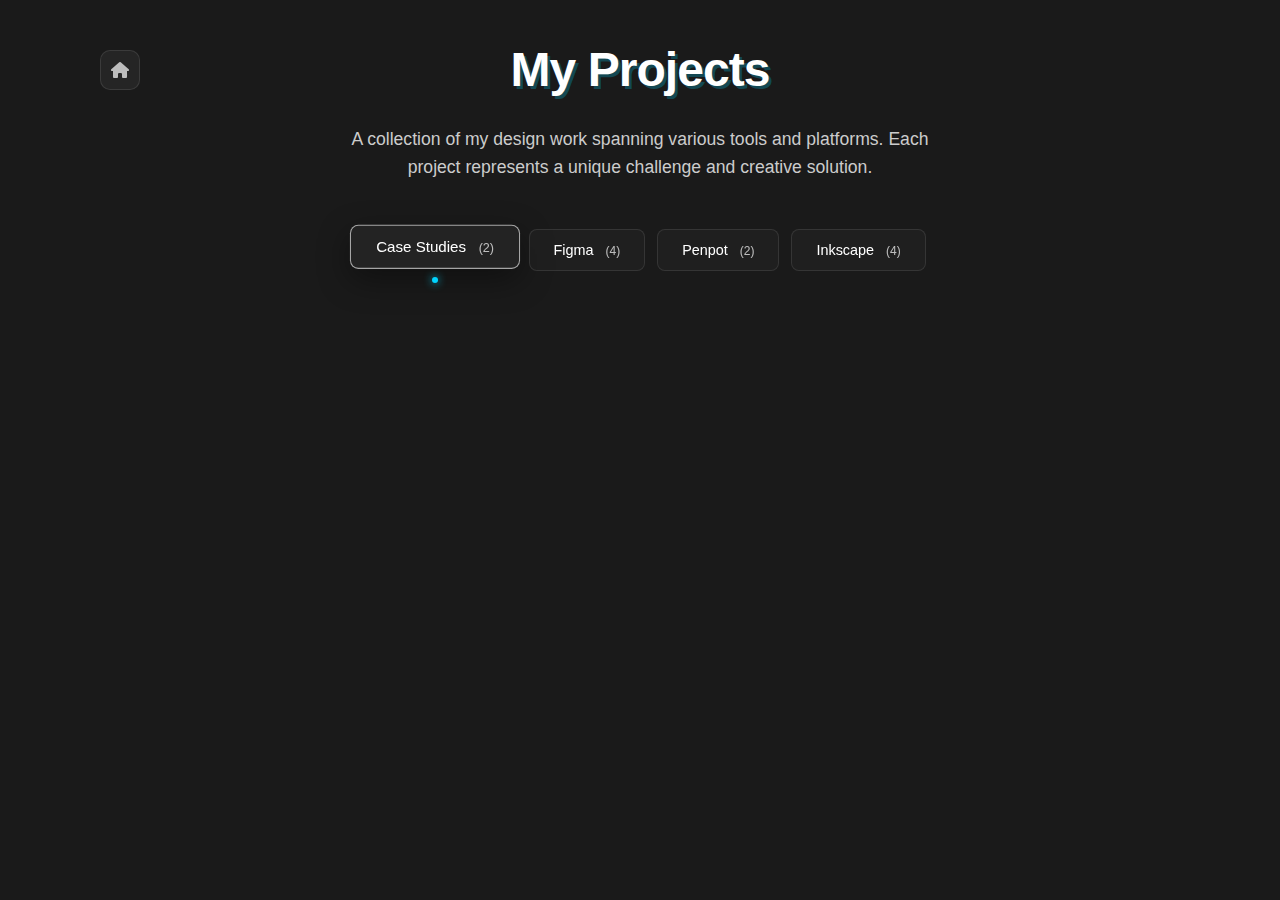
<file: projects.html>
<!DOCTYPE html>
<html lang="en">
<head>
    <meta charset="UTF-8">
    <meta name="viewport" content="width=device-width, initial-scale=1.0">
    <title>Portfolio Projects</title>
    <link rel="stylesheet" href="https://cdnjs.cloudflare.com/ajax/libs/font-awesome/4.7.0/css/font-awesome.min.css">
    <link rel="stylesheet" href="https://cdnjs.cloudflare.com/ajax/libs/font-awesome/6.5.2/css/all.min.css">
   
    <style>
        * {
            margin: 0;
            padding: 0;
            box-sizing: border-box;
            scrollbar-width: thin;
            caret-color: transparent;
        }

        :root {
            --background: #1a1a1a;
            --foreground: #ffffff;
            --card: #2c2c2c;
            --card-foreground: #f5f5f5;
            --primary: #00d4ff;
            --primary-foreground: #1a1a1a;
            --secondary: #fbbf24;
            --secondary-foreground: #1a1a1a;
            --muted-foreground: #cccccc;
            --border: rgba(255, 255, 255, 0.1);
            --radius: 0.5rem;
             --card-bg: rgba(30, 30, 40, 0.3);
            --text-primary: #ffffff;
            --text-secondary: #d1d1d1;
            --border-radius: 16px;
             --glass-blur: blur(14px);
            --transition: all 0.3s ease;
            --box-shadow: 0 0 24px rgba(180, 120, 255, 0.1), 0 4px 30px rgba(0, 0, 0, 0.4);
        }

        body {
            background-color: var(--background);
            color: var(--foreground);
            font-family: 'Poppins', -apple-system, BlinkMacSystemFont, 'Segoe UI', sans-serif;
            line-height: 1.6;
            overflow-x: hidden;
            min-height: 100vh;
        }

        .container {
            max-width: 1400px;
            margin: 0 auto;
            padding: 2rem;
            min-height: 100vh;
        }

         /* Breadcrumb Navigation */
        .contain {
            max-width: 1400px;
            margin: 0 auto;
            padding-left: 20px;
            padding-right: 20px;
        }

        .breadcrumb-nav {
            display: flex;
            align-items: center;
            justify-content: center;
            background: rgba(255, 255, 255, 0.05);
            backdrop-filter: blur(10px);
            padding: 0;
            border-radius: 10px;
            border: 1px solid rgba(255, 255, 255, 0.1);
            position: fixed;
            top: 50px;
            z-index: 999;
            width: 40px;
            height: 40px;
            left: 100px;
        }

        .breadcrumb-item {
            display: flex;
            align-items: center;
        }

        .breadcrumb-link {
            color: rgba(255, 255, 255, 0.7);
            text-decoration: none;
            transition: all 0.3s ease;
            display: inline-flex;
            align-items: center;
            justify-content: center;
            width: 100%;
            height: 100%;
            border-radius: 10px;
        }

        .breadcrumb-link:hover {
            color: #ffffff;
            background: rgba(255, 255, 255, 0.1);
            transform: translateY(-1px);
        }

        .breadcrumb-link i {
            font-size: 1rem;
        }
        

        .header {
            text-align: center;
            margin-bottom: 3rem;
        }

        .header h1 {
            font-size: 3rem;
            font-weight: 600;
            margin-bottom: 1rem;
            color: var(--foreground);
            text-shadow: 3px 3px 0 rgba(0, 212, 255, 0.25);
            letter-spacing: -0.02em;
        }

        .header p {
            color: var(--muted-foreground);
            font-size: 1.1rem;
            max-width: 600px;
            margin: 0 auto;
        }

        .filters {
            display: flex;
            flex-wrap: wrap;
            justify-content: center;
            gap: 0.75rem;
            margin-bottom: 3rem;
            padding: 0 1rem;
            position: relative;
        }

        .filter-btn {
            background: rgba(44, 44, 44, 0.3);
            backdrop-filter: blur(12px);
            border: 1px solid var(--border);
            color: var(--foreground);
            padding: 0.75rem 1.5rem;
            border-radius: var(--radius);
            cursor: pointer;
            transition: all 0.6s cubic-bezier(0.25, 0.8, 0.25, 1);
            font-size: 0.9rem;
            font-weight: 500;
        }

        .filter-btn:hover {
            transform: scale(1.1) translateY(-2px);
            background: rgba(44, 44, 44, 0.6);
            box-shadow: 0 8px 25px rgba(0, 0, 0, 0.3);
        }

        .filter-btn.active {
            border-color: rgba(255, 255, 255, 0.6);
            background: rgba(44, 44, 44, 0.5);
            transform: scale(1.05) translateY(-3px);
            box-shadow: 0 10px 30px rgba(0, 0, 0, 0.4);
        }

        .sliding-dot {
            position: absolute;
            bottom: -12px;
            width: 6px;
            height: 6px;
            background: var(--primary);
            border-radius: 50%;
            transition: all 0.4s cubic-bezier(0.25, 0.8, 0.25, 1);
            box-shadow: 0 0 8px var(--primary);
            animation: dotPulse 2s ease-in-out infinite;
        }

        @keyframes dotPulse {
            0%, 100% { 
                transform: translateX(-50%) scale(1); 
                box-shadow: 0 0 8px var(--primary);
            }
            50% { 
                transform: translateX(-50%) scale(1.3); 
                box-shadow: 0 0 20px var(--primary);
            }
        }

        .filter-count {
            margin-left: 0.5rem;
            font-size: 0.75rem;
            opacity: 0.7;
        }

        .projects-container {
            position: relative;
            overflow: hidden;
            min-height: 500px;
        }

        .projects-section {
            width: 100%;
            transition: all 0.8s cubic-bezier(0.25, 0.8, 0.25, 1);
        }

        .projects-grid {
            display: grid;
            grid-template-columns: repeat(auto-fit, minmax(280px, 1fr));
            gap: 2rem;
            /* height: 400px; */
        }

        .projects-grid.uniform-grid {
            grid-template-columns: repeat(2, 1fr);
            grid-auto-rows: 460px;
        }

        .projects-grid.uniform-grid .project-card {
            height: 100%;
            display: flex;
            flex-direction: column;
        }

        .projects-grid.uniform-grid .project-image {
            height: 200px;
            width: 100%;
            object-fit: cover;
            flex-shrink: 0;
        }

        .projects-grid.uniform-grid .project-content {
            flex: 1;
            display: flex;
            flex-direction: column;
            padding: 1.5rem;
        }

        .projects-grid.uniform-grid .project-description {
            flex: 1;
            margin-bottom: 1rem;
        }

        .project-card {
            background: rgba(44, 44, 44, 0.3);
            backdrop-filter: blur(12px);
            border: 1px solid var(--border);
            border-radius: var(--radius);
            overflow: hidden;
            cursor: pointer;
            transition: all 0.6s cubic-bezier(0.25, 0.8, 0.25, 1);
        }

        .project-card:hover {
            transform: scale(1.05) translateY(-10px);
            box-shadow: 0 20px 40px rgba(0, 0, 0, 0.3);
            border-color: rgba(255, 255, 255, 0.4);
        }

        .project-card.bento-card {
            border-radius: 1rem;
            color: white;
            border: 1px solid rgba(255, 255, 255, 0.1);

        }

        .project-card.bento-card .bento-image {
            width: 100%;
            height: 100%;
            object-fit: cover;
            transition: all 0.6s cubic-bezier(0.25, 0.8, 0.25, 1);
        }

        .project-card.bento-card:hover .bento-image {
            transform: scale(1.1);
        }

        .project-card.bento-card .project-overlay {
            position: absolute;
            top: 0;
            left: 0;
            right: 0;
            bottom: 0;
            background: linear-gradient(135deg, rgba(0, 0, 0, 0.9) 0%, rgba(0, 0, 0, 0.4) 50%, rgba(0, 0, 0, 0.8) 100%);
            display: flex;
            align-items: center;
            justify-content: center;
            opacity: 0;
            transition: all 0.6s cubic-bezier(0.25, 0.8, 0.25, 1);
        }

        .project-card.bento-card:hover .project-overlay {
            opacity: 1;
            backdrop-filter: blur(12px);
        }

        .project-card.bento-card .project-name {
            color: white;
            font-size: clamp(1rem, 2.2vw, 1.8rem);
            font-weight: 700;
            text-align: center;
            padding: 1.5rem;
            text-shadow: 2px 2px 12px rgba(0, 0, 0, 0.9);
            transform: translateY(40px) scale(0.8);
            transition: all 0.6s cubic-bezier(0.25, 0.8, 0.25, 1);
        }

        .project-card.bento-card:hover .project-name {
            transform: translateY(0) scale(1);
        }

        .project-image {
            width: 100%;
            height: 300px;
            object-fit: cover;
            transition: transform 0.6s cubic-bezier(0.25, 0.8, 0.25, 1);
        }

        .project-card:hover .project-image {
            transform: scale(1.1);
        }

        .project-content {
            padding: 1.5rem;
        }

        .project-title {
            font-size: 1.25rem;
            font-weight: 600;
            margin-bottom: 0.5rem;
            color: var(--foreground);
            transition: color 0.6s cubic-bezier(0.25, 0.8, 0.25, 1);
        }

        .project-card:hover .project-title {
            color: var(--secondary);
        }

        .project-description {
            color: var(--muted-foreground);
            font-size: 0.9rem;
            margin-bottom: 1rem;
            line-height: 1.5;
        }

        .project-tools {
            display: flex;
            flex-wrap: wrap;
            gap: 0.5rem;
        }

        .tool-tag {
            background: rgba(251, 191, 36, 0.12);
            color: var(--secondary);
            border: 1px solid rgba(251, 191, 36, 0.2);
            padding: 0.25rem 0.75rem;
            border-radius: 1rem;
            font-size: 0.75rem;
            text-transform: capitalize;
        }

        .empty-state {
            text-align: center;
            padding: 4rem 2rem;
            opacity: 0;
            animation: fadeIn 0.5s ease forwards;
        }

        .empty-state .icon {
            font-size: 4rem;
            margin-bottom: 1rem;
            opacity: 0.5;
        }

        .empty-state h3 {
            font-size: 1.25rem;
            margin-bottom: 0.5rem;
            color: var(--muted-foreground);
        }

        .empty-state p {
            color: var(--muted-foreground);
        }

        .projects-section.transitioning {
            opacity: 0;
            transform: translateY(30px) scale(0.95);
        }

        .projects-section.fade-in {
            animation: smoothFadeIn 0.8s cubic-bezier(0.25, 0.8, 0.25, 1) forwards;
        }

        @keyframes smoothFadeIn {
            0% {
                opacity: 0;
                transform: translateY(30px) scale(0.95);
            }
            100% {
                opacity: 1;
                transform: translateY(0) scale(1);
            }
        }

        .project-card.initial-load {
            animation: slideInUp 0.8s cubic-bezier(0.25, 0.8, 0.25, 1) forwards;
            opacity: 0;
        }

        @keyframes slideInUp {
            from {
                opacity: 0;
                transform: translateY(30px);
            }
            to {
                opacity: 1;
                transform: translateY(0);
            }
        }

        @keyframes fadeIn {
            to {
                opacity: 1;
            }
        }

        @media (max-width: 768px) {
            .container {
                padding: 1rem;
            }

            .header h1 {
                font-size: 2rem;
            }

            .filters {
                gap: 0.5rem;
                margin-bottom: 2.5rem;
            }

            .filter-btn {
                padding: 0.5rem 1rem;
                font-size: 0.8rem;
            }

            .projects-grid {
                grid-template-columns: 1fr;
                gap: 1.5rem;
            }

            .projects-grid.uniform-grid {
                grid-template-columns: 1fr;
                grid-auto-rows: 350px;
            }
        }
    </style>

</head>

<body>
    <div class="container">
        

        <div class="header">
            <!-- Breadcrumb Navigation -->
            <nav class="breadcrumb-nav">
                <div class="breadcrumb-item">
                    <a href="/" class="breadcrumb-link breadcrumb-home">
                        <i class="fas fa-home"></i>
                    </a>
                </div>
            </nav>
        
            <h1>My Projects</h1>
            <p>A collection of my design work spanning various tools and platforms. Each project represents a unique challenge and creative solution.</p>
        </div>

        <div class="filters" id="filters">
            <button class="filter-btn active" data-filter="case-studies">
                Case Studies <span class="filter-count">(2)</span>
            </button>
            <button class="filter-btn" data-filter="figma">
               Figma <span class="filter-count">(4)</span>
            </button>
            <button class="filter-btn" data-filter="penpot">
                Penpot <span class="filter-count">(2)</span>
            </button>
            <button class="filter-btn" data-filter="inkscape">
                Inkscape <span class="filter-count">(4)</span>
            </button>
            <!-- <button class="filter-btn" data-filter="framer">
                Framer <span class="filter-count">(2)</span>
            </button>
            <button class="filter-btn" data-filter="wordpress">
                WordPress <span class="filter-count">(1)</span>
            </button> -->
        </div>

        <div class="projects-container">
            <div class="projects-section" id="projectsSection">
                <div class="projects-grid" id="projectsGrid">
                    <!-- Projects will be dynamically inserted here -->
                </div>
            </div>
            
            <div class="empty-state" id="emptyState" style="display: none;">
                <div class="icon">🎨</div>
                <h3>No projects found</h3>
                <p>Try selecting a different filter to see more projects.</p>
            </div>
        </div>
    </div>

    <script>
        const projects = [
            {
                id: "1",
                title: "Onstream Movie App",
                description: "A redesign of a modern day streaming service",
                image: "./assets/pro/onstream.png",
                tools: ["figma"],
                category: "case-studies"
            },
            {
                id: "2",
                title: "Instagram",
                description: "A recreation of Instagram",
                image: "./assets/pro/insta.png",
                tools: ["figma"],
                category: "case-studies"
            },
            // {
            //     id: "3",
            //     title: "Wellifize",
            //     description: "A slight tweak to a wellness site",
            //     image: "./assets/pro/wellifize.png",
            //     tools: ["penpot"],
            //     category: "case-studies"
            // },

            {
                id: "4",
                title: "Furniche",
                description: "Premium Furniture Ecommerce Landing Page",
                image: "./figma/assets/fur.png",
                tools: ["figma"],
                category: "figma"
            },
            {
                id: "5",
                title: "Hotel Lakeside – Parentis-En-Born ",
                description: "A Landing Page Redesign",
                image: "./figma/assets/lake.png",
                tools: ["figma"],
                category: "figma"
            },
            {
                id: "6",
                title: "Solemate",
                description: "Converse Ecommerce Landing Page",
                image: "./figma/assets/sole.png",
                tools: ["figma"],
                category: "figma"
            },
            {
                id: "7",
                title: "Connect Analytics Dashboard",
                description: "A Web Analytics Dashboard",
                image: "./figma/assets/connect.png",
                tools: ["figma"],
                category: "figma"
            },
            // {
            //     id: "8",
            //     title: "Artiers",
            //     description: "Creative Agency Portfolio",
            //     image: "./figma/assets/artier.png",
            //     tools: ["figma"],
            //     category: "figma"
            // },
            // {
            //     id: "9",
            //     title: "Frag",
            //     description: "Stardust Perfume Landing Page",
            //     image: "./figma/assets/frag.png",
            //     tools: ["figma"],
            //     category: "figma"
            // },

            {
                id: "9",
                title: "Mirror.report",
                description: "Landing Page Recreation",
                image: "./penpot/assets/mirr.png",
                tools: ["penpot"],
                category: "penpot"
            },
            {
                id: "10",
                title: "Move to be More",
                description: "Landing Page Recreation & Refinement",
                image: "./penpot/assets/move.png",
                tools: ["penpot"],
                category: "penpot"
            },
            // {
            //     id: "11",
            //     title: "Dashboard Templates",
            //     description: "Collection of responsive dashboard layouts",
            //     image: "https://images.unsplash.com/photo-1460925895917-afdab827c52f?w=600&h=400&fit=crop",
            //     tools: ["penpot"],
            //     category: "penpot"
            // },
            // {
            //     id: "12",
            //     title: "Collaborative Workspace",
            //     description: "Team collaboration platform interface design",
            //     image: "https://images.unsplash.com/photo-1522202176988-b95a79798f07?w=500&h=500&fit=crop",
            //     tools: ["penpot"],
            //     category: "penpot"
            // },

            {
                id: "13",
                title: "Creator Connect",
                description: "Custom illustrations and scalable graphics",
                image: "./inkscape/assets/creator_80.png",
                tools: ["inkscape"],
                category: "inkscape"
            },
            {
                id: "14",
                title: "Luxury Furniture",
                description: "Various logo designs for different industries and clients",
                image: "./inkscape/assets/furniture_100.png",
                tools: ["inkscape"],
                category: "inkscape"
            },
            {
                id: "15",
                title: "Forma Health",
                description: "Business cards, brochures and marketing materials",
                image: "./inkscape/assets/forma_100.png",
                tools: ["inkscape"],
                category: "inkscape"
            },
            {
                id: "16",
                title: "Restaurant Brochure",
                description: "Collection of smooth animations and transitions",
                image: "./inkscape/assets/brochure_100.png",
                tools: ["inkscape"],
                category: "inkscape"
            },
            // {
            //     id: "16",
            //     title: "Restaurant Landing",
            //     description: "Animated portfolio with smooth micro-interactions",
            //     image: "./inkscape/assets/restaurant_300.png",
            //     tools: ["inkscape"],
            //     category: "inkscape"
            // },
            // {
            //     id: "18",
            //     title: "Songs UI",
            //     description: "Interactive prototypes and user experience demos",
            //     image: "./inkscape/assets/player_100.png",
            //     tools: ["inkscape"],
            //     category: "inkscape"
            // },

            {
                id: "19",
                title: "Restaurant Website",
                description: "Elegant website design for fine dining establishment",
                image: "https://images.unsplash.com/photo-1414235077428-338989a2e8c0?w=400&h=300&fit=crop",
                tools: ["framer"],
                category: "framer"
            },
            {
                id: "20",
                title: "Corporate Blog",
                description: "Professional blog platform for business communication",
                image: "https://images.unsplash.com/photo-1486312338219-ce68e2c6b696?w=450&h=600&fit=crop",
                tools: ["wordpress"],
                category: "wordpress"
            },
            {
                id: "21",
                title: "Travel Blog Design",
                description: "Adventure travel blog with stunning visual layouts",
                image: "https://images.unsplash.com/photo-1488646953014-85cb44e25828?w=800&h=500&fit=crop",
                tools: ["wordpress"],
                category: "wordpress"
            }
        ];

        let currentFilter = 'case-studies';
        let isAnimating = false;

        function createProjectCard(project, index, isInitial = false) {
            const animationDelay = isInitial ? index * 100 : 0;
            
            return `
                <div class="project-card ${isInitial ? 'initial-load' : ''}" 
                     style="animation-delay: ${animationDelay}ms"
                     data-project-id="${project.id}"
                     onclick="navigateToProject('${project.id}')">
                    <img src="${project.image}" alt="${project.title}" class="project-image">
                    <div class="project-content">
                        <h3 class="project-title">${project.title}</h3>
                        <p class="project-description">${project.description}</p>
                        <div class="project-tools">
                            ${project.tools.map(tool => `<span class="tool-tag">${tool}</span>`).join('')}
                        </div>
                    </div>
                </div>
            `;
        }

        function createBentoCard(project, index, isInitial = false) {
            const animationDelay = isInitial ? index * 80 : index * 60;
            
            return `
                <div class="project-card bento-card ${isInitial ? 'initial-load' : ''}" 
                     style="animation-delay: ${animationDelay}ms"
                     data-project-id="${project.id}"
                     onclick="navigateToProject('${project.id}')">
                    <img src="${project.image}" alt="${project.title}" class="bento-image">
                    <div class="project-overlay">
                        <div class="project-name">${project.title}</div>
                    </div>
                </div>
            `;
        }

        function navigateToProject(projectId) {
            const project = projects.find(p => p.id === projectId);
            if (!project) return;
            
            const projectPageMap = {
                'Onstream Movie App': './case-studies/onstream/onstream.html',
                'Instagram': './case-studies/insta/insta.html',
                // 'Wellifize': './case-studies/wellifize/wellifize.html',
                
                'Furniche': './figma/furniche.html',
                'Hotel Lakeside – Parentis-En-Born ': './figma/lakeside.html',
                'Solemate': './figma/assets/solemate.html',
                'Connect Analytics Dashboard': './figma/connect.html',
                // 'Frag': './figma/frag.html',
                
                'Mirror.report': './penpot/mirror.html',
                'Move to be More': './penpot/move.html',
                // 'Dashboard Templates': 'dashboard-templates.html',
                // 'Collaborative Workspace': 'workspace.html',
                
                'Creator Connect': './inkscape/creator.html',
                'Luxury Furniture': './inkscape/furniture.html',
                'Forma Health': './inkscape/forma.html',
                'Restaurant Brochure': './inkscape/brochure.html',
                // 'Restaurant Landing': './inkscape/glass.html',
                // 'Songs UI': './inkscape/songs.html',
                
                // 'Restaurant Website': 'restaurant-website.html',
                // 'Corporate Blog': 'corporate-blog.html',
                // 'Travel Blog Design': 'travel-blog.html'
            };
            
            const targetPage = projectPageMap[project.title];
            
            if (targetPage) {
                window.location.href = targetPage;
            }
        }

        async function filterProjects(filterId, clickedButton) {
            if (filterId === currentFilter || isAnimating) return;

            isAnimating = true;
            const projectsSection = document.getElementById('projectsSection');
            const projectsGrid = document.getElementById('projectsGrid');
            const emptyState = document.getElementById('emptyState');
            
            let filtered = projects.filter(project => 
                project.category === filterId
            );

            projectsSection.classList.add('transitioning');

            setTimeout(() => {
                if (filtered.length === 0) {
                    projectsGrid.style.display = 'none';
                    emptyState.style.display = 'block';
                } else {
                    if (filterId === 'case-studies') {
                        projectsGrid.className = 'projects-grid';
                        projectsGrid.innerHTML = filtered.map((project, index) => createProjectCard(project, index)).join('');
                    } else {
                        projectsGrid.className = 'projects-grid uniform-grid';
                        projectsGrid.innerHTML = filtered.map((project, index) => createBentoCard(project, index)).join('');
                    }
                    
                    projectsGrid.style.display = 'grid';
                    emptyState.style.display = 'none';
                }

                document.querySelectorAll('.filter-btn').forEach(btn => btn.classList.remove('active'));
                clickedButton.classList.add('active');
                
                updateSlidingDot(clickedButton);
                currentFilter = filterId;

                requestAnimationFrame(() => {
                    projectsSection.classList.remove('transitioning');
                    projectsSection.classList.add('fade-in');
                    
                    setTimeout(() => {
                        projectsSection.classList.remove('fade-in');
                        isAnimating = false;
                    }, 800);
                });
            }, 400);
        }

        function initializeSlidingDot() {
            const filterButtons = document.querySelector('.filters');
            const activeButton = document.querySelector('.filter-btn.active');
            
            const slidingDot = document.createElement('div');
            slidingDot.className = 'sliding-dot';
            filterButtons.appendChild(slidingDot);
            
            if (activeButton) {
                updateSlidingDot(activeButton);
            }
        }

        function updateSlidingDot(activeButton) {
            const slidingDot = document.querySelector('.sliding-dot');
            const filterButtons = document.querySelector('.filters');
            
            if (slidingDot && activeButton && filterButtons) {
                const buttonRect = activeButton.getBoundingClientRect();
                const containerRect = filterButtons.getBoundingClientRect();
                
                const leftPosition = buttonRect.left - containerRect.left + (buttonRect.width / 2) - 3;
                
                slidingDot.style.left = leftPosition + 'px';
            }
        }

        window.addEventListener('resize', function() {
            const activeButton = document.querySelector('.filter-btn.active');
            if (activeButton) {
                updateSlidingDot(activeButton);
            }
        });

        document.addEventListener('DOMContentLoaded', function() {
            const projectsGrid = document.getElementById('projectsGrid');
            
            const initialFiltered = projects.filter(project => 
                project.category === 'case-studies'
            );
            
            projectsGrid.className = 'projects-grid';
            projectsGrid.innerHTML = initialFiltered.map((project, index) => createProjectCard(project, index, true)).join('');

            document.querySelectorAll('.filter-btn').forEach(button => {
                button.addEventListener('click', function() {
                    filterProjects(this.dataset.filter, this);
                });
            });

            initializeSlidingDot();
        });
    </script>
</body>

</html>
</file>
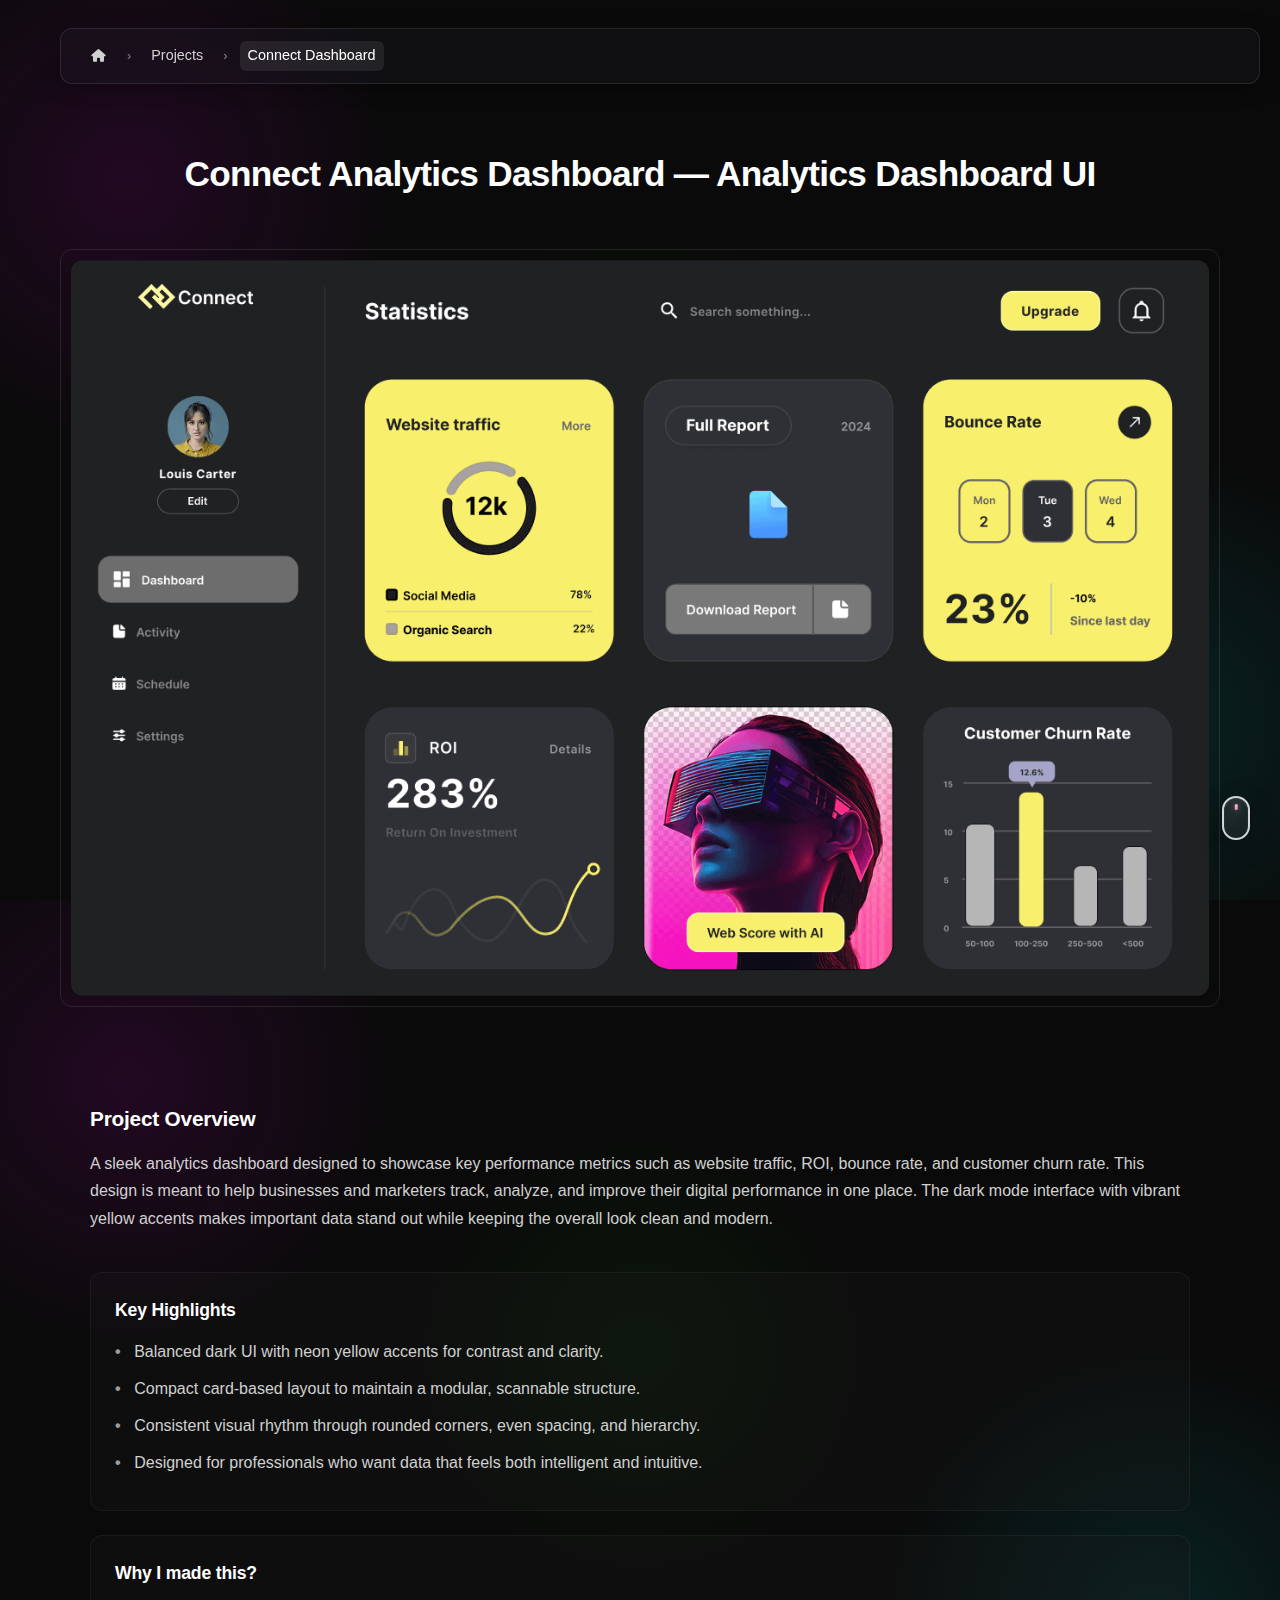
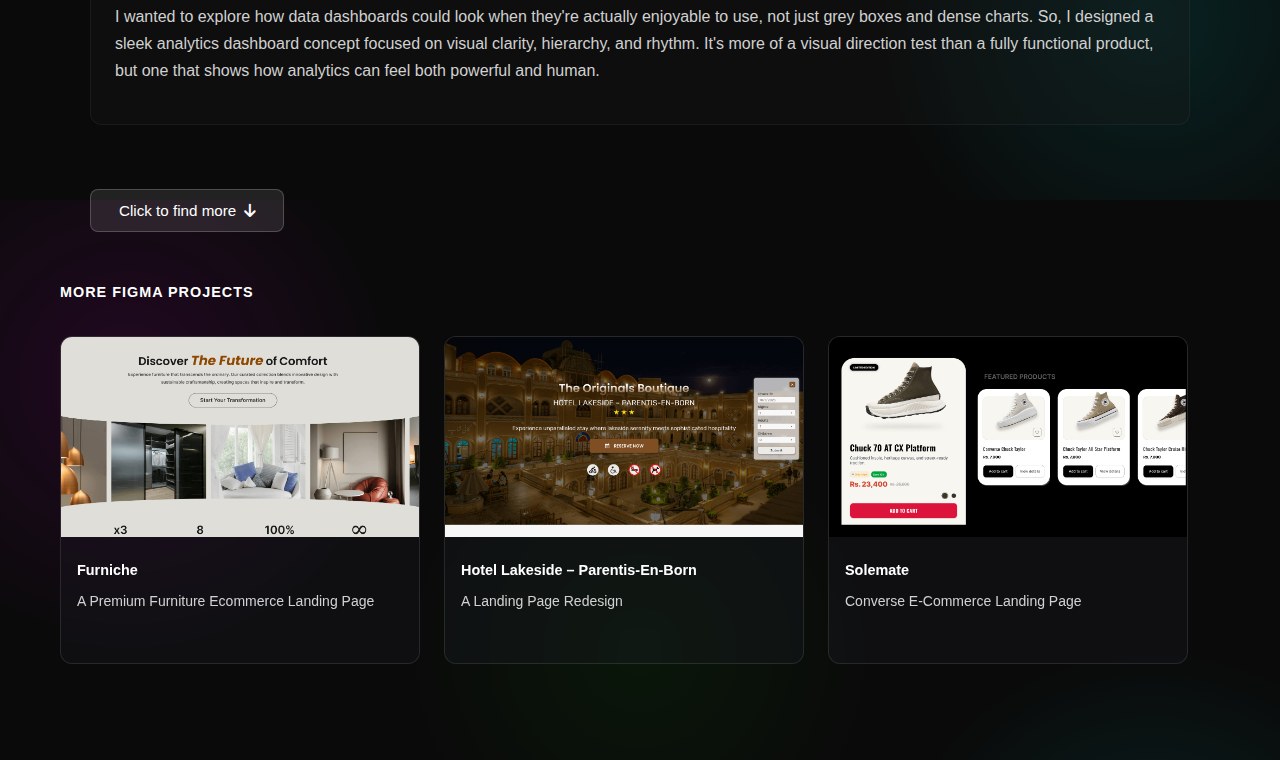
<file: figma/connect.html>
<!DOCTYPE html>
<html lang="en">
<head>
    <meta charset="UTF-8">
    <meta name="viewport" content="width=device-width, initial-scale=1.0">
    <title>Figma Projects - Portfolio</title>
    <link rel="stylesheet" href="https://cdnjs.cloudflare.com/ajax/libs/font-awesome/6.5.2/css/all.min.css">
    <link rel="stylesheet" href="https://cdnjs.cloudflare.com/ajax/libs/font-awesome/4.7.0/css/font-awesome.min.css">
    <link rel="stylesheet" href="mua.css">
</head>

<body>
    <div class="container">
        <!-- Breadcrumb Navigation -->
        <nav class="breadcrumb-nav" aria-label="Breadcrumb">
            <div class="breadcrumb-item">
                <a href="../index.html" class="breadcrumb-link">
                    <span class="breadcrumb-home">
                            <i class="fas fa-home"></i> 
                    </span>
                </a>
            </div>
            <span class="breadcrumb-separator">›</span>
            <div class="breadcrumb-item">
                <a href="../projects.html" class="breadcrumb-link">Projects</a>
            </div>
            <span class="breadcrumb-separator">›</span>
            <div class="breadcrumb-item">
                <span class="breadcrumb-link current">Connect Dashboard</span>
            </div>
        </nav>

        <div class="project-header">
            <h1 class="project-title">Connect Analytics Dashboard — Analytics Dashboard UI</h1>
        </div>

       <div class="image-wrapper">
            <div class="image-container" onclick="openImageModal()">
                <img src="../figma/assets/connect.png" alt="Hotel" />

            </div>
       </div>

        <div class="image-modal" id="imageModal">
            <span class="close-btn" onclick="closeImageModal()">&times;</span>

            <div class="zoom-controls">
                <button class="zoom-btn" onclick="zoomIn()" title="Zoom In">+</button>
                <button class="zoom-btn" onclick="zoomOut()" title="Zoom Out">−</button>
                <button class="zoom-btn" onclick="resetZoom()" title="Reset Zoom">⌂</button>
            </div>
            
            <img src="../figma/assets/connect_4.png" alt="Fragrance Expanded" class="modal-image" id="modalImage" />
            
            <!-- <iframe class="modal-figma" id="modalFigma" style="border: 1px solid rgba(0, 0, 0, 0.1);" width="800" height="450" src="https://embed.figma.com/proto/lWnHLQRHX8T1VbuNxnccj1/Solemate?page-id=0%3A1&node-id=16-1258&viewport=-6651%2C-1839%2C1.48&scaling=min-zoom&content-scaling=fixed&starting-point-node-id=1%3A119&embed-host=share" allowfullscreen></iframe> -->

        </div>

        <div class="project-overview">
            <div class="project-brief">
                <h3>Project Overview</h3>
                <p class="project-description">A sleek analytics dashboard designed to showcase key performance metrics such as website traffic, ROI, bounce rate, and customer churn rate. This design is meant to help businesses and marketers track, analyze, and improve their digital performance in one place. The dark mode interface with vibrant yellow accents makes important data stand out while keeping the overall look clean and modern. </p>
                
                <br>
                <div class="highlight-section">
                    <h4>Key Highlights</h4>
                    <ul>
                        <li>Balanced dark UI with neon yellow accents for contrast and clarity.</li>
                        <li>Compact card-based layout to maintain a modular, scannable structure.</li>
                        <li>Consistent visual rhythm through rounded corners, even spacing, and hierarchy.</li>
                        <li>Designed for professionals who want data that feels both intelligent and intuitive.</li>
                    </ul>
                </div>

                <br>
                <div class="highlight-section">
                    <h4>Why I made this?</h4>
                    <p class="project-description">I wanted to explore how data dashboards could look when they're actually enjoyable to use, not just grey boxes and dense charts. So, I designed a sleek analytics dashboard concept focused on visual clarity, hierarchy, and rhythm. It's more of a visual direction test than a fully functional product, but one that shows how analytics can feel both powerful and human.</p>
                </div>

                <br><br>
                <button class="expand-button" onclick="toggleExpanded()">
                    <span>Click to find more</span>
                    <!-- <span class="arrow">↓</span> -->
                     <span class="arrow">
                        <i class="fa-etch fa-solid fa-arrow-down"></i>
                    </span>
                      
                </button>

                <div class="expandable-content" id="expandableContent">
                    <div class="highlight-section">
                        <h4>If I Continued This Project</h4>
                        <p class="project-description">If I were to take this further, I'd:</p>
                        <ul>
                            <li>Add realistic data sets and refine chart scales for actual readability.</li>
                            <li>Prototype real-time data updates and user customization.</li>
                            <li>Build responsive variations for tablets and mobile users.</li>
                        </ul>
                    </div>
                    <br><br>

                    <div class="highlight-section">
                        <h4>What This Project Shows About Me</h4>
                        <ul>
                            <li>I can transform complex data-heavy UI into something approachable and stylish.</li>
                            <li>I understand how to balance usability and aesthetics.</li>
                            <li>Even in conceptual work, I think ahead about scalability and realism.</li>
                            <li>I explore beyond “safe design” while keeping structure and intent clear.</li>
                        </ul>
                    </div>
                    <br><br>

                    <div class="highlight-section">
                        <h4>Side Notes</h4>
                        <p class="project-description">It's about rhythm more than data, a dashboard that hums instead of shouts. The contrast, the weight, the pauses, everything tuned to feel alive. Less numbers, more pulse.</p>
                    </div>

                </div>
            </div>
        </div>

        <!-- <div class="dribbble-link">
            <a href="https://dribbble.com/Lapcha" class="dribbble-btn">
                🏀 View More on Dribbble
            </a>
        </div> -->

        
        <div class="related-projects">
            <h2 class="section-title">More Figma Projects</h2>
            
            <div class="carousel-container">
                <div class="projects-carousel" id="projectsCarousel">

                    <div class="related-card" onclick="window.location.href='furniche.html'">
                        <img src="../figma/assets/fur.png" alt="Figma Project">
                        <div class="related-card-content">
                            <h4>Furniche</h4>
                            <p class="project-description">A Premium Furniture Ecommerce Landing Page</p>
                        </div>
                    </div>

                    <div class="related-card" onclick="window.location.href='lakeside.html'">
                        <img src="../figma/assets/lake.png" alt="Figma Project">
                        <div class="related-card-content">
                            <h4>Hotel Lakeside – Parentis-En-Born</h4>
                            <p class="project-description">A Landing Page Redesign</p>
                        </div>
                    </div>

                    <div class="related-card" onclick="window.location.href='solemate.html'">
                        <img src="../figma/assets/sole.png" alt="Figma Project">
                        <div class="related-card-content">
                            <h4>Solemate</h4>
                            <p class="project-description">Converse E-Commerce Landing Page</p>
                        </div>
                    </div>

                    <!-- <div class="related-card" onclick="window.location.href='connect.html'">
                        <img src="../figma/assets/connect.png" alt="Figma Project">
                        <div class="related-card-content">
                            <h4>Connect Dashboard</h4>
                            <p class="project-description">Web Analytics Dashboard</p>
                        </div>
                    </div> -->

                    <!-- <div class="related-card" onclick="window.location.href='artiers.html'">
                        <img src="../figma/assets/artier.png" alt="Figma Project">
                        <div class="related-card-content">
                            <h4>Artiers</h4>
                            <p class="project-description">Creative Agency Portfolio</p>
                        </div>
                    </div>

                    <div class="related-card" onclick="window.location.href='frag.html'">
                        <img src="../figma/assets/frag.png" alt="Figma Project">
                        <div class="related-card-content">
                            <h4>Frag</h4>
                            <p class="project-description">Stardust Perfume Landing Paget</p>
                        </div>
                    </div> -->

                </div>
            </div>

            <!-- <div class="carousel-nav">
                <button class="carousel-btn" id="prevBtn" onclick="previousSlide()">
                    <i class="fas fa-chevron-left"></i>
                </button>
                <button class="carousel-btn" id="nextBtn" onclick="nextSlide()">
                    <i class="fas fa-chevron-right"></i>
                </button>
            </div>
            
            <div class="carousel-indicators" id="indicators"></div> -->

        </div>

    </div>

    <!-- Mouse-shaped scroll to top button -->
    <div class="mouse-scroll-button" onclick="scrollToTopMouse()" tabindex="0">
        <div class="mouse-wheel"></div>
        <div class="progress-fill"></div>
        <div class="progress-text">0%</div>
        <div class="tooltip">Scroll to top</div>
    </div>
    <div class="scroll-tag">scroll to top</div>

    <script src="topper.js"></script>

</body>

</html>
</file>
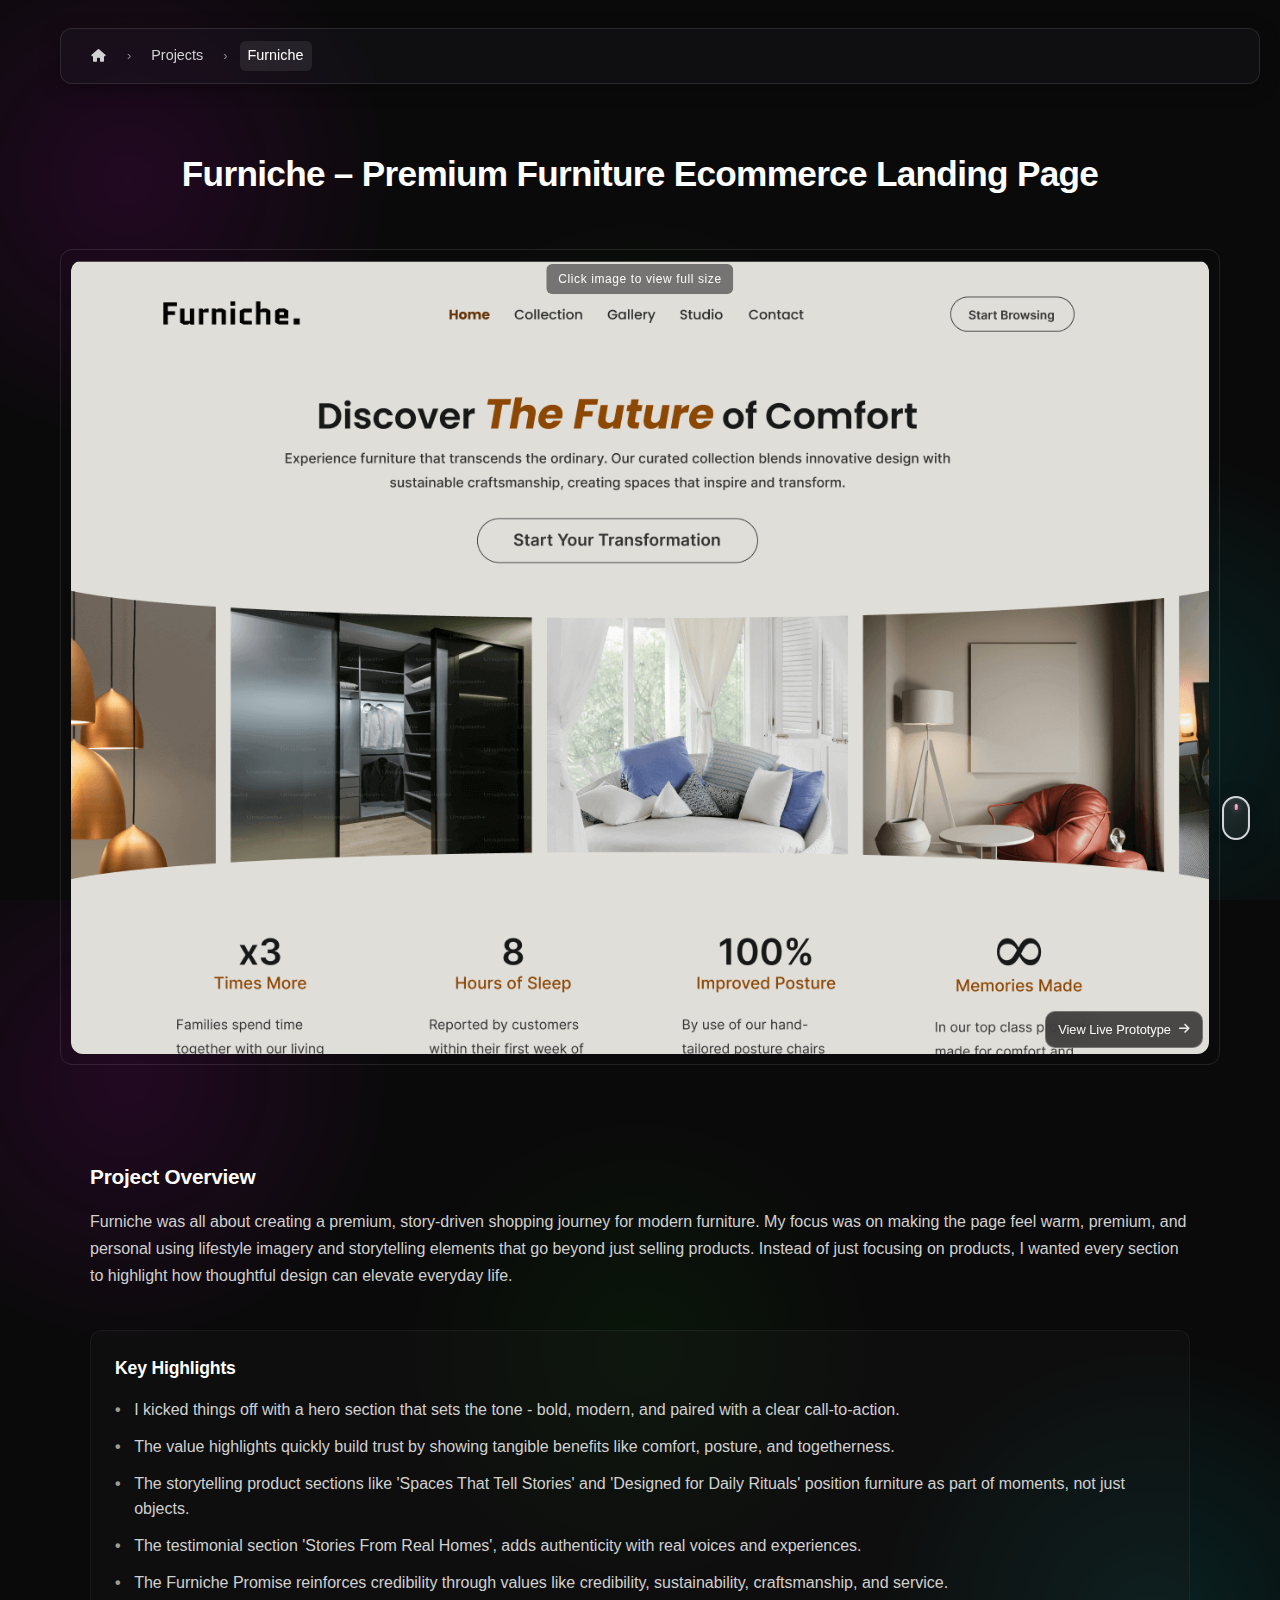
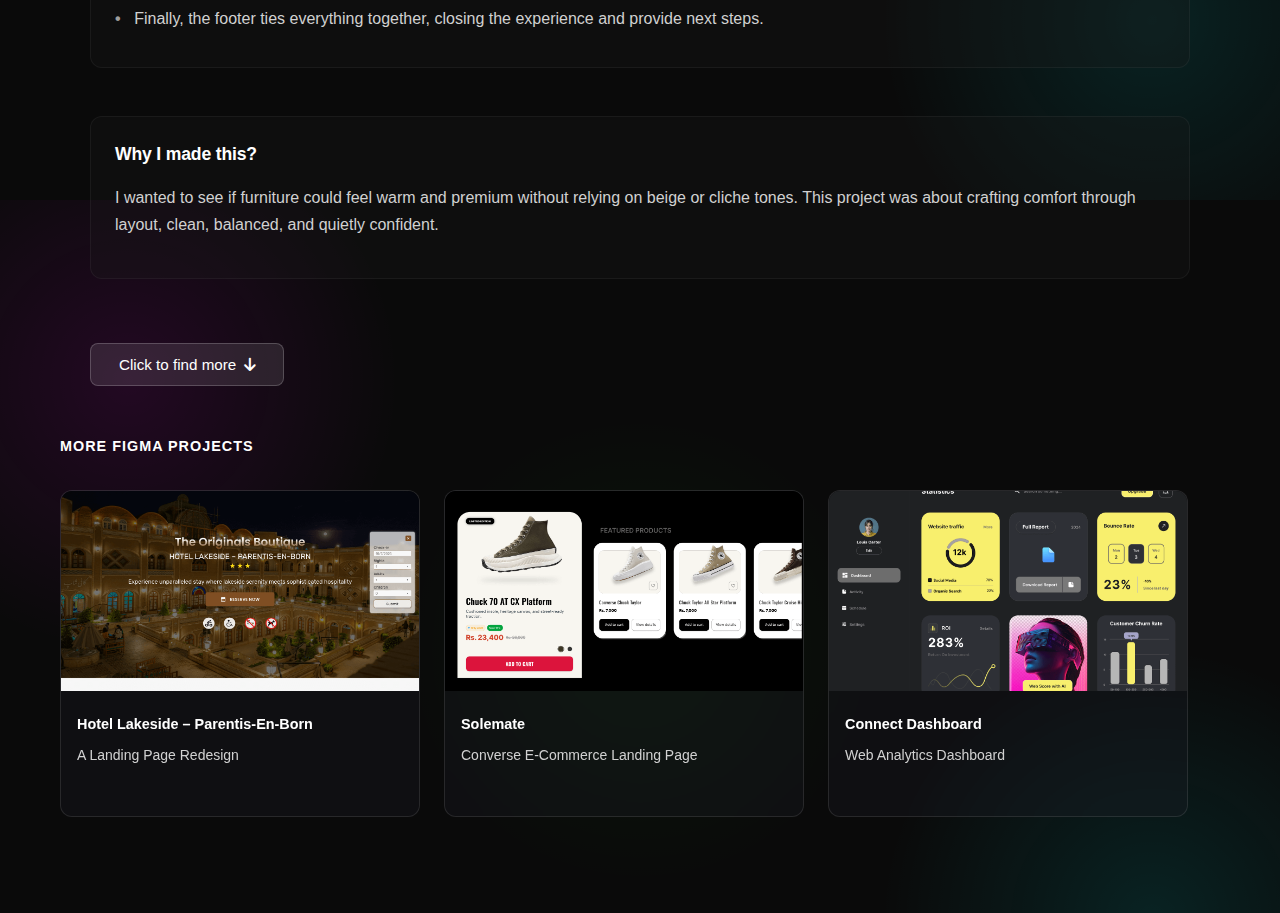
<file: figma/furniche.html>
<!DOCTYPE html>
<html lang="en">
<head>
    <meta charset="UTF-8">
    <meta name="viewport" content="width=device-width, initial-scale=1.0">
    <title>Figma Projects - Portfolio</title>
    <link rel="stylesheet" href="https://cdnjs.cloudflare.com/ajax/libs/font-awesome/6.5.2/css/all.min.css">
    <link rel="stylesheet" href="https://cdnjs.cloudflare.com/ajax/libs/font-awesome/4.7.0/css/font-awesome.min.css">
    <link rel="stylesheet" href="mua.css">
</head>

<body>
    <div class="container">
        <!-- Breadcrumb Navigation -->
        <nav class="breadcrumb-nav" aria-label="Breadcrumb">
            <div class="breadcrumb-item">
                <a href="../index.html" class="breadcrumb-link">
                    <span class="breadcrumb-home">
                            <i class="fas fa-home"></i> 
                    </span>
                </a>
            </div>
            <span class="breadcrumb-separator">›</span>
            <div class="breadcrumb-item">
                <a href="../projects.html" class="breadcrumb-link">Projects</a>
            </div>
            <span class="breadcrumb-separator">›</span>
            <div class="breadcrumb-item">
                <span class="breadcrumb-link current">Furniche</span>
            </div>
        </nav>

        <div class="project-header">
            <h1 class="project-title">Furniche – Premium Furniture Ecommerce Landing Page</h1>
        </div>

       <div class="image-wrapper">
            <div class="image-container" onclick="openImageModal()">
                <img src="../figma/assets/fur.png" alt="Furniche" />
                
                <p class="click-instruction">Click image to view full size</p>

                <a href="https://www.figma.com/proto/wxGJPEyIefKvpGTtfnZiO0/Furniche.?page-id=0%3A1&node-id=182-717&starting-point-node-id=182%3A717&t=iMrCHLoUyKVcIhBK-1" 
                class="image-cta" target="_blank" rel="noopener" onclick="event.stopPropagation()">
                    <span>View Live Prototype</span>
                    <i class="fas fa-arrow-right"></i>
                </a>
            </div>
       </div>

        <div class="image-modal" id="imageModal">
            <span class="close-btn" onclick="closeImageModal()">&times;</span>

            <div class="zoom-controls">
                <button class="zoom-btn" onclick="zoomIn()" title="Zoom In">+</button>
                <button class="zoom-btn" onclick="zoomOut()" title="Zoom Out">−</button>
                <button class="zoom-btn" onclick="resetZoom()" title="Reset Zoom">⌂</button>
            </div>
            
            <img src="../figma/assets/furniche.png" alt="Furniche Expanded" class="modal-image" id="modalImage" />
            
        </div>

        <div class="project-overview">
            <div class="project-brief">
                <h3>Project Overview</h3>
                <p class="project-description">Furniche was all about creating a premium, story-driven shopping journey for modern furniture. My focus was on making the page feel warm, premium, and personal using lifestyle imagery and storytelling elements that go beyond just selling products. Instead of just focusing on products, I wanted every section to highlight how thoughtful design can elevate everyday life.</p>
                
                <br>
                <div class="highlight-section">
                    <h4>Key Highlights</h4>
                    <ul>
                        <li>I kicked things off with a hero section that sets the tone - bold, modern, and paired with a clear call-to-action.</li>
                        <li>The value highlights quickly build trust by showing tangible benefits like comfort, posture, and togetherness.</li>
                        <li>The storytelling product sections like 'Spaces That Tell Stories' and 'Designed for Daily Rituals' position furniture as part of moments, not just objects.</li>
                        <li>The testimonial section 'Stories From Real Homes', adds authenticity with real voices and experiences.</li>
                        <li>The Furniche Promise reinforces credibility through values like credibility, sustainability, craftsmanship, and service.</li>
                        <li>Finally, the footer ties everything together, closing the experience and provide next steps.</li>
                    </ul>
                </div>

                <br><br>
                <div class="highlight-section">
                    <h4>Why I made this?</h4>
                    <p class="project-description">I wanted to see if furniture could feel warm and premium without relying on beige or cliche tones. This project was about crafting comfort through layout, clean, balanced, and quietly confident.</p>
                </div>

                <br><br>
                <button class="expand-button" onclick="toggleExpanded()">
                    <span>Click to find more </span>
                    <!-- <span class="arrow">↓</span> -->
                     <span class="arrow">
                        <i class="fa-etch fa-solid fa-arrow-down"></i>
                    </span>
                </button>

                <div class="expandable-content" id="expandableContent">
                    <div class="highlight-section">
                        <h4>If This Were a Fuller Ecommerce Experience</h4>
                        <p>If I continued building Furniche, I'd:</p>
                        <ul>
                            <li>Expand it into a fuller shopping experience by adding richer product pages with more imagery, material swatches, and configurators like color, fabric, size.</li>
                            <li>Introduce personalization features like recommending furniture sets tailored to a user's lifestyle or aesthetic.</li>
                            <li>Make the design fully responsive so mobile users get the same immersive browsing experience.</li>
                            <li>Add micro-interactions and subtle animations to lift the premium feel, and focus on accessibility, load performance, and clear conversion flows like cart → checkout → confirmation. </li>
                    </div>
                    <br><br>

                    <div class="highlight-section">
                        <h4>Side Notes</h4>
                        <p class="project-description">
                            The design plays with calm whites, soft greys, and muted accents to echo a lifestyle brand mood. The goal wasn't just selling furniture, it was building a space that feels intentional, slow, and designed to breathe.
                        </p>
                    </div>

                </div>
            </div>
        </div>

        <!-- <div class="dribbble-link">
            <a href="https://dribbble.com/Lapcha" class="dribbble-btn">
                🏀 View More on Dribbble
            </a>
        </div> -->

        
        <div class="related-projects">
            <h2 class="section-title">More Figma Projects</h2>
            
            <div class="carousel-container">
                <div class="projects-carousel" id="projectsCarousel">

                    <!-- <div class="related-card" onclick="window.location.href='furniche.html'">
                        <img src="../figma/assets/fur.png" alt="Figma Project">
                        <div class="related-card-content">
                            <h4>Furniche</h4>
                            <p class="project-description">A Premium Furniture Ecommerce Landing Page</p>
                        </div>
                    </div> -->

                    <div class="related-card" onclick="window.location.href='lakeside.html'">
                        <img src="../figma/assets/lake.png" alt="Figma Project">
                        <div class="related-card-content">
                            <h4>Hotel Lakeside – Parentis-En-Born</h4>
                            <p class="project-description">A Landing Page Redesign</p>
                        </div>
                    </div>

                    <div class="related-card" onclick="window.location.href='solemate.html'">
                        <img src="../figma/assets/sole.png" alt="Figma Project">
                        <div class="related-card-content">
                            <h4>Solemate</h4>
                            <p class="project-description">Converse E-Commerce Landing Page</p>
                        </div>
                    </div>

                    <div class="related-card" onclick="window.location.href='connect.html'">
                        <img src="../figma/assets/connect.png" alt="Figma Project">
                        <div class="related-card-content">
                            <h4>Connect Dashboard</h4>
                            <p class="project-description">Web Analytics Dashboard</p>
                        </div>
                    </div>

                    <!-- <div class="related-card" onclick="window.location.href='artiers.html'">
                        <img src="../figma/assets/artier.png" alt="Figma Project">
                        <div class="related-card-content">
                            <h4>Artiers</h4>
                            <p class="project-description">Creative Agency Portfolio</p>
                        </div>
                    </div>

                    <div class="related-card" onclick="window.location.href='frag.html'">
                        <img src="../figma/assets/frag.png" alt="Figma Project">
                        <div class="related-card-content">
                            <h4>Frag</h4>
                            <p class="project-description">Stardust Perfume Landing Paget</p>
                        </div>
                    </div> -->

                </div>
            </div>

            <!-- <div class="carousel-nav">
                <button class="carousel-btn" id="prevBtn" onclick="previousSlide()">
                    <i class="fas fa-chevron-left"></i>
                </button>
                <button class="carousel-btn" id="nextBtn" onclick="nextSlide()">
                    <i class="fas fa-chevron-right"></i>
                </button>
            </div>
            
            <div class="carousel-indicators" id="indicators"></div> -->

        </div>

    </div>

    <!-- Mouse-shaped scroll to top button -->
    <div class="mouse-scroll-button" onclick="scrollToTopMouse()" tabindex="0">
        <div class="mouse-wheel"></div>
        <div class="progress-fill"></div>
        <div class="progress-text">0%</div>
        <div class="tooltip">Scroll to top</div>
    </div>
    <div class="scroll-tag">scroll to top</div>


    <script src="topper.js"></script>
</body>

</html>
</file>
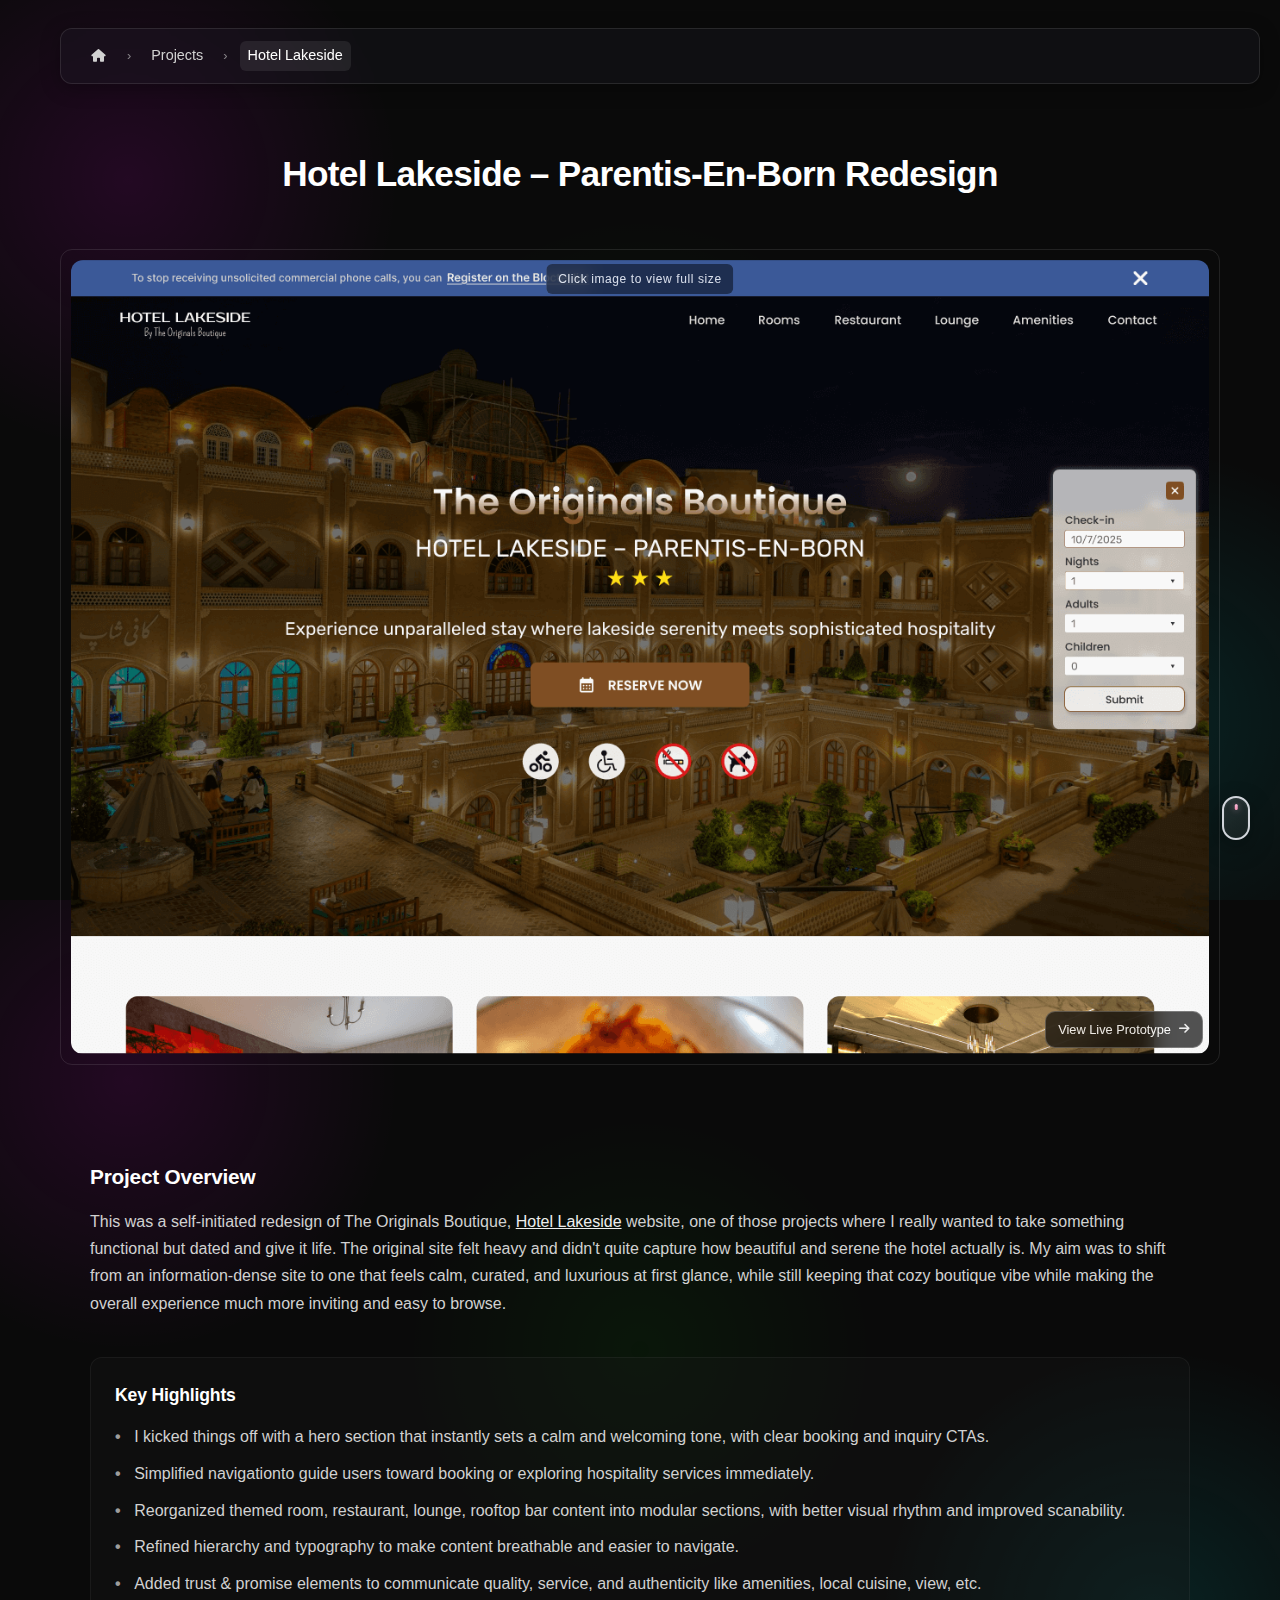
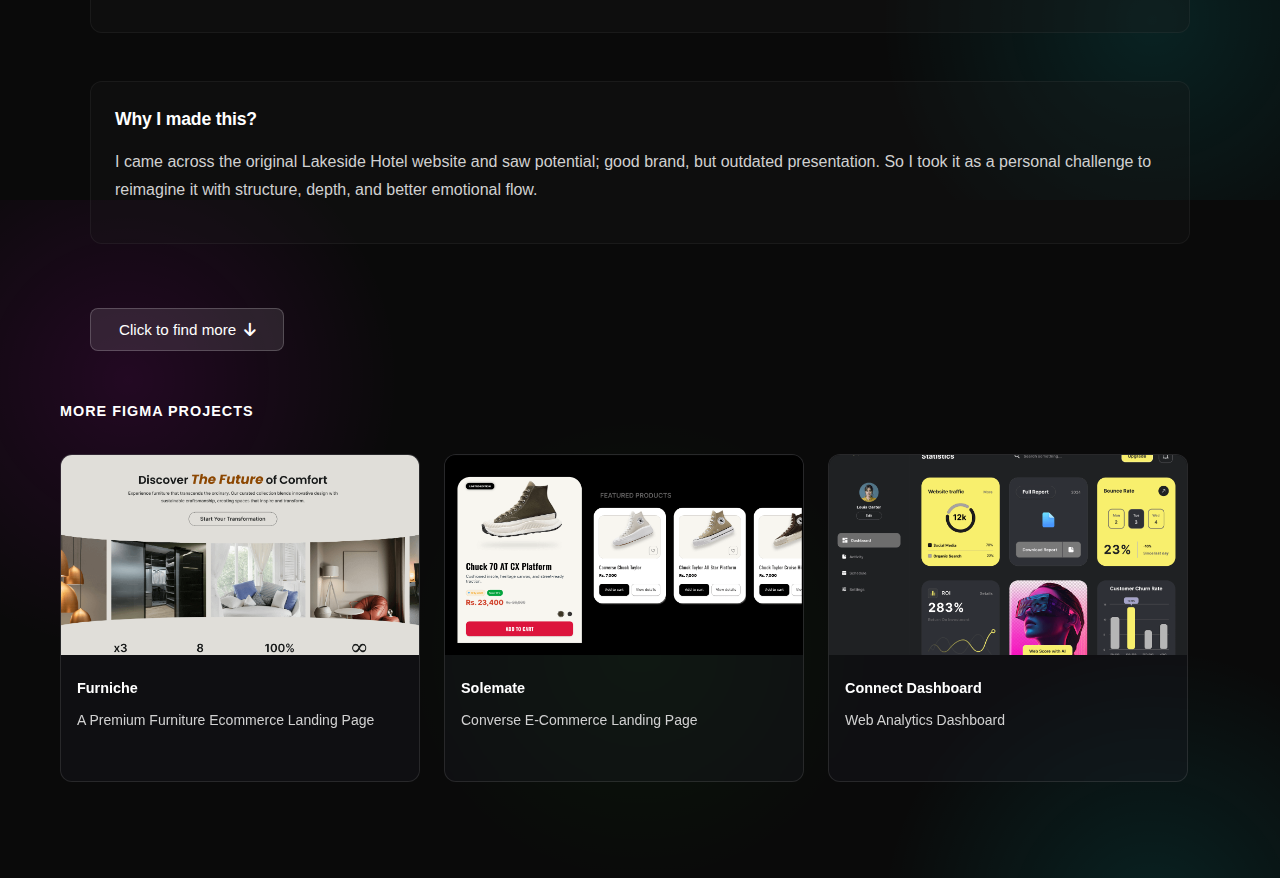
<file: figma/lakeside.html>
<!DOCTYPE html>
<html lang="en">
<head>
    <meta charset="UTF-8">
    <meta name="viewport" content="width=device-width, initial-scale=1.0">
    <title>Figma Projects - Portfolio</title>
    <link rel="stylesheet" href="https://cdnjs.cloudflare.com/ajax/libs/font-awesome/6.5.2/css/all.min.css">
    <link rel="stylesheet" href="https://cdnjs.cloudflare.com/ajax/libs/font-awesome/4.7.0/css/font-awesome.min.css">
    <link rel="stylesheet" href="mua.css">
</head>

<body>
    <div class="container">
        <!-- Breadcrumb Navigation -->
        <nav class="breadcrumb-nav" aria-label="Breadcrumb">
            <div class="breadcrumb-item">
                <a href="../index.html" class="breadcrumb-link">
                    <span class="breadcrumb-home">
                            <i class="fas fa-home"></i> 
                    </span>
                </a>
            </div>
            <span class="breadcrumb-separator">›</span>
            <div class="breadcrumb-item">
                <a href="../projects.html" class="breadcrumb-link">Projects</a>
            </div>
            <span class="breadcrumb-separator">›</span>
            <div class="breadcrumb-item">
                <span class="breadcrumb-link current">Hotel Lakeside</span>
            </div>
        </nav>

        <div class="project-header">
            <h1 class="project-title">Hotel Lakeside – Parentis-En-Born Redesign</h1>
        </div>

       <div class="image-wrapper">
            <div class="image-container" onclick="openImageModal()">
                <img src="../figma/assets/lake.png" alt="Hotel" />

                <p class="click-instruction">Click image to view full size</p>

                <a href="https://www.figma.com/proto/HrGgECQ3AG6iVtPmq7qzje/Hotel?page-id=0%3A1&node-id=350-2300&p=f&viewport=-47%2C-305%2C0.05&t=b9obj9A0w4HVgxj6-1&scaling=scale-down&content-scaling=fixed&starting-point-node-id=350%3A2300" 
                class="image-cta" target="_blank" rel="noopener" onclick="event.stopPropagation()">
                    <span>View Live Prototype</span>
                    <i class="fas fa-arrow-right"></i>
                </a>

            </div>
       </div>

        <div class="image-modal" id="imageModal">
            <span class="close-btn" onclick="closeImageModal()">&times;</span>

            <div class="zoom-controls">
                <button class="zoom-btn" onclick="zoomIn()" title="Zoom In">+</button>
                <button class="zoom-btn" onclick="zoomOut()" title="Zoom Out">−</button>
                <button class="zoom-btn" onclick="resetZoom()" title="Reset Zoom">⌂</button>
            </div>
            
            <img src="../figma/assets/lakeside.png" alt="Hotel Expanded" class="modal-image" id="modalImage" style=" width: 75%; max-width: 95%;" />

        </div>

        <div class="project-overview">
            <div class="project-brief">
                <h3>Project Overview</h3>
                <p class="project-description">This was a self-initiated redesign of The Originals Boutique, <a href="https://www.hotel-lakeside.com/"> Hotel Lakeside</a> website, one of those projects where I really wanted to take something functional but dated and give it life. The original site felt heavy and didn't quite capture how beautiful and serene the hotel actually is. My aim was to shift from an information-dense site to one that feels calm, curated, and luxurious at first glance, while still keeping that cozy boutique vibe while making the overall experience much more inviting and easy to browse.</p>
                
                <br>
                <div class="highlight-section">
                    <h4>Key Highlights</h4>
                    <ul>
                        <li>I kicked things off with a hero section that instantly sets a calm and welcoming tone, with clear booking and inquiry CTAs.</li>
                        <li>Simplified navigationto guide users toward booking or exploring hospitality services immediately.</li>
                        <li>Reorganized themed room, restaurant, lounge, rooftop bar content into modular sections, with better visual rhythm and improved scanability.</li>
                        <li>Refined hierarchy and typography to make content breathable and easier to navigate.</li>
                        <li>Added trust & promise elements to communicate quality, service, and authenticity like amenities, local cuisine, view, etc.</li>
                    </ul>
                </div>

                <br><br>
                <div class="highlight-section">
                    <h4>Why I made this?</h4>
                    <p class="project-description">I came across the original Lakeside Hotel website and saw potential; good brand, but outdated presentation. So I took it as a personal challenge to reimagine it with structure, depth, and better emotional flow.</p>
                </div>

                <br><br>
                <button class="expand-button" onclick="toggleExpanded()">
                    <span>Click to find more </span>
                    <!-- <span class="arrow">↓</span> -->
                     <span class="arrow">
                        <i class="fa-etch fa-solid fa-arrow-down"></i>
                    </span>
                </button>

                <div class="expandable-content" id="expandableContent">
                    <div class="highlight-section">
                        <h4>If This Were a Real Experience</h4>
                        <p class="project-description">If I continued this project, I'd:</p>
                        <ul>
                            <li>Enhance the experience with richer room detail pages like more immersive imagery, what each theme room offers, hotel-prepared itinerary.</li>
                            <li>Smoother transitions between sections, and visual storytelling in restaurant/lifestyle areas.</li>
                            <li>Make it fully responsive for mobile-first users so the design feels as calm and refined on phones as on desktop.</li>
                        </ul>
                    </div>

                    <br><br>
                    <div class="highlight-section">
                        <h4>What This Project Shows About Me</h4>
                        <ul>
                            <li>I can identify brand mismatch and redesign with emotional precision.</li>
                            <li>I'm thoughtful about hospitality tone and visual storytelling.</li>
                            <li>I balance calm minimalism with inviting warmth.</li>
                            <li>I know how to elevate existing experiences without completely rebuilding them.</li>
                        </ul>
                    </div>

                    <br><br>
                    <div class="highlight-section">
                        <h4>Side Note</h4>
                        <p class="project-description">It's about calm storytelling, soft visuals, airy spacing, and effortless navigation. I wanted it to feel like a quiet getaway even before booking a room. The tone is classic, not flashy just confident enough to make you stay. </p>
                    </div>

                </div>
            </div>
        </div>

        <!-- <div class="dribbble-link">
            <a href="https://dribbble.com/Lapcha" class="dribbble-btn">
                🏀 View More on Dribbble
            </a>
        </div> -->

        
        <div class="related-projects">
            <h2 class="section-title">More Figma Projects</h2>
            
            <div class="carousel-container">
                <div class="projects-carousel" id="projectsCarousel">

                    <div class="related-card" onclick="window.location.href='furniche.html'">
                        <img src="../figma/assets/fur.png" alt="Figma Project">
                        <div class="related-card-content">
                            <h4>Furniche</h4>
                            <p class="project-description">A Premium Furniture Ecommerce Landing Page</p>
                        </div>
                    </div>

                    <!-- <div class="related-card" onclick="window.location.href='lakeside.html'">
                        <img src="../figma/assets/lake.png" alt="Figma Project">
                        <div class="related-card-content">
                            <h4>Hotel Lakeside – Parentis-En-Born</h4>
                            <p class="project-description">A Landing Page Redesign</p>
                        </div>
                    </div> -->

                    <div class="related-card" onclick="window.location.href='solemate.html'">
                        <img src="../figma/assets/sole.png" alt="Figma Project">
                        <div class="related-card-content">
                            <h4>Solemate</h4>
                            <p class="project-description">Converse E-Commerce Landing Page</p>
                        </div>
                    </div>

                    <div class="related-card" onclick="window.location.href='connect.html'">
                        <img src="../figma/assets/connect.png" alt="Figma Project">
                        <div class="related-card-content">
                            <h4>Connect Dashboard</h4>
                            <p class="project-description">Web Analytics Dashboard</p>
                        </div>
                    </div>

                    <!-- <div class="related-card" onclick="window.location.href='artiers.html'">
                        <img src="../figma/assets/artier.png" alt="Figma Project">
                        <div class="related-card-content">
                            <h4>Artiers</h4>
                            <p class="project-description">Creative Agency Portfolio</p>
                        </div>
                    </div>

                    <div class="related-card" onclick="window.location.href='frag.html'">
                        <img src="../figma/assets/frag.png" alt="Figma Project">
                        <div class="related-card-content">
                            <h4>Frag</h4>
                            <p class="project-description">Stardust Perfume Landing Paget</p>
                        </div>
                    </div> -->

                </div>
            </div>

            <!-- <div class="carousel-nav">
                <button class="carousel-btn" id="prevBtn" onclick="previousSlide()">
                    <i class="fas fa-chevron-left"></i>
                </button>
                <button class="carousel-btn" id="nextBtn" onclick="nextSlide()">
                    <i class="fas fa-chevron-right"></i>
                </button>
            </div>
            
            <div class="carousel-indicators" id="indicators"></div> -->

        </div>

    </div>

    <!-- Mouse-shaped scroll to top button -->
    <div class="mouse-scroll-button" onclick="scrollToTopMouse()" tabindex="0">
        <div class="mouse-wheel"></div>
        <div class="progress-fill"></div>
        <div class="progress-text">0%</div>
        <div class="tooltip">Scroll to top</div>
    </div>
    <div class="scroll-tag">scroll to top</div>

    <script src="topper.js"></script>

</body>

</html>
</file>
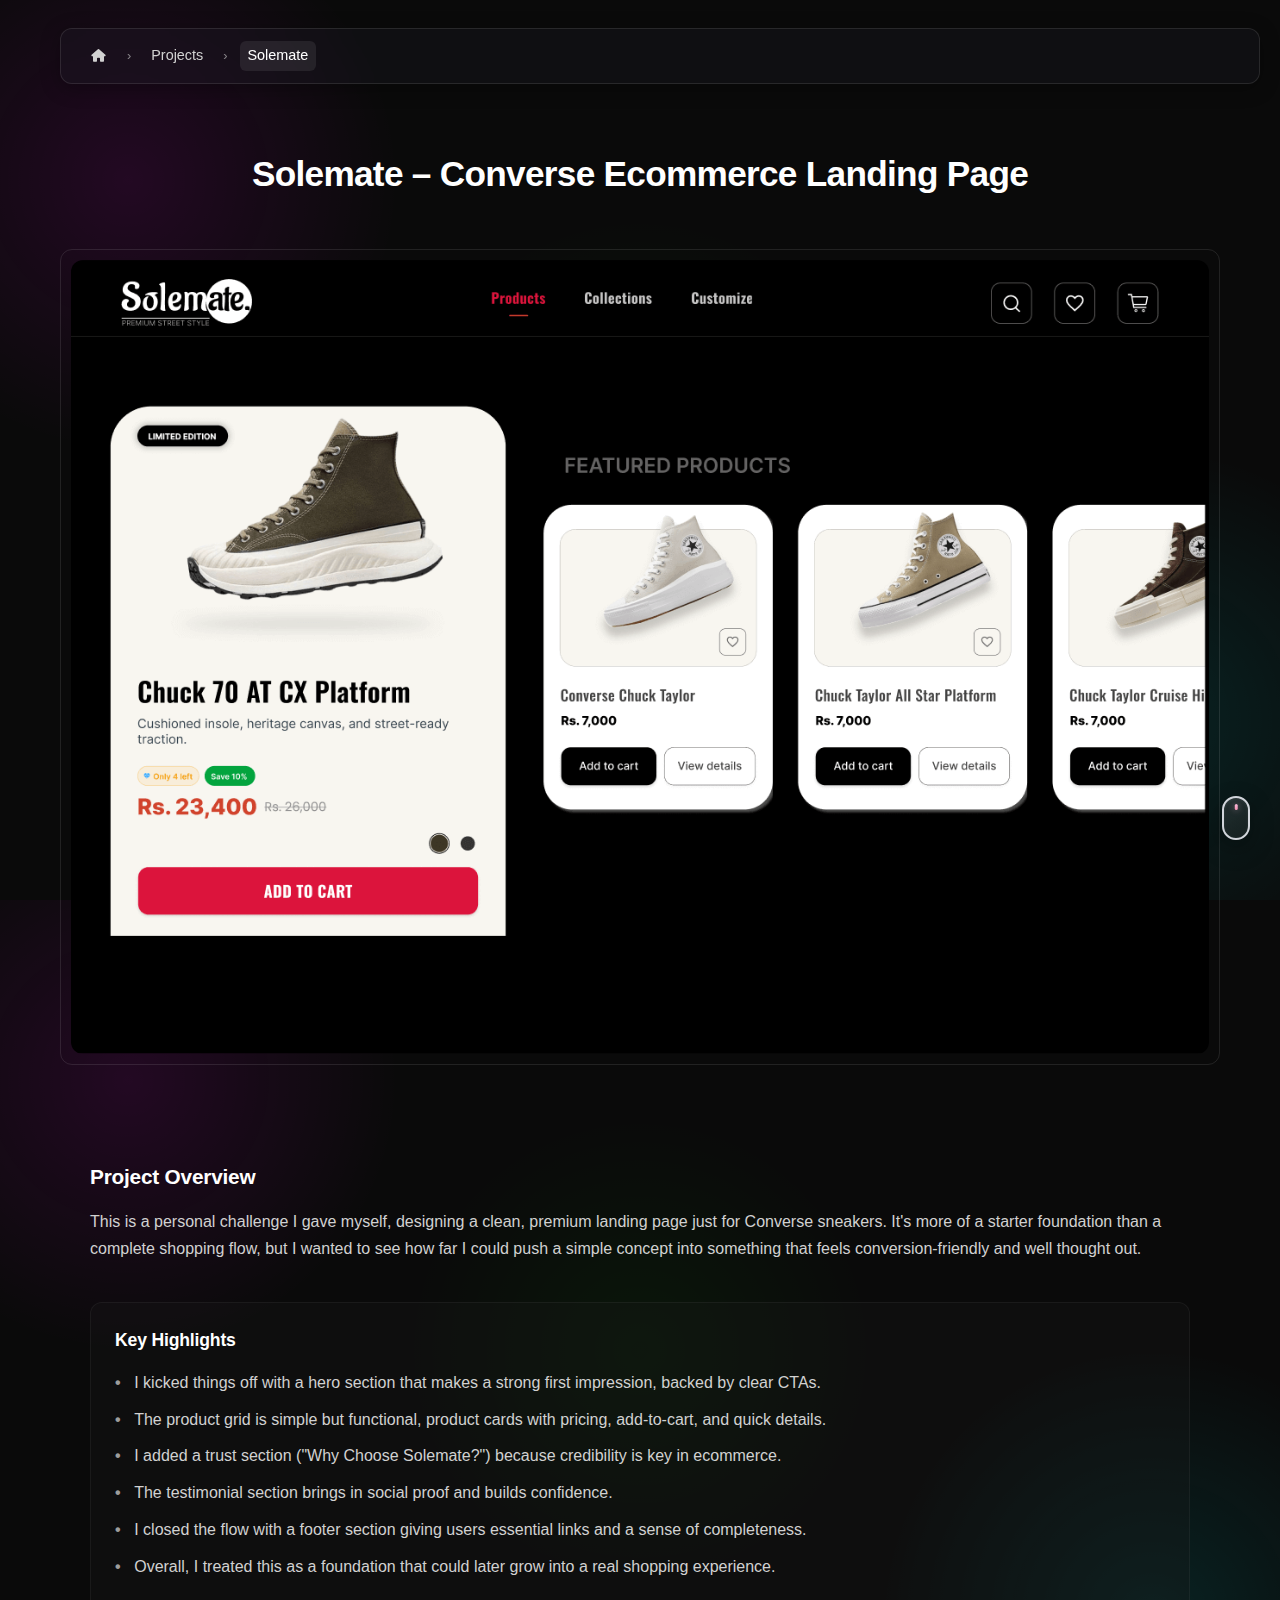
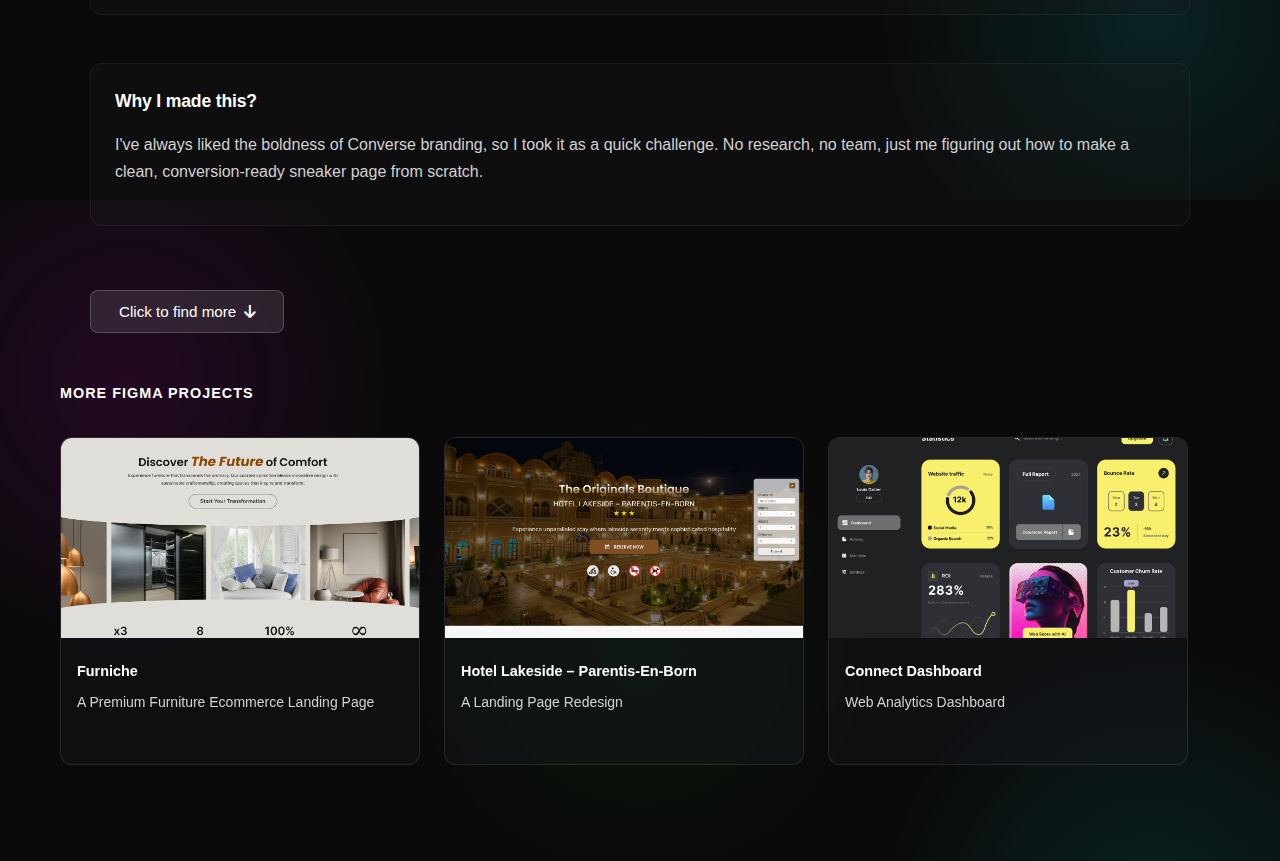
<file: figma/solemate.html>
<!DOCTYPE html>
<html lang="en">
<head>
    <meta charset="UTF-8">
    <meta name="viewport" content="width=device-width, initial-scale=1.0">
    <title>Figma Projects - Portfolio</title>
    <link rel="stylesheet" href="https://cdnjs.cloudflare.com/ajax/libs/font-awesome/6.5.2/css/all.min.css">
    <link rel="stylesheet" href="https://cdnjs.cloudflare.com/ajax/libs/font-awesome/4.7.0/css/font-awesome.min.css">
    <link rel="stylesheet" href="mua.css">

</head>

<body>
    <div class="container">
        <!-- Breadcrumb Navigation -->
        <nav class="breadcrumb-nav" aria-label="Breadcrumb">
            <div class="breadcrumb-item">
                <a href="../index.html" class="breadcrumb-link">
                    <span class="breadcrumb-home">
                            <i class="fas fa-home"></i> 
                    </span>
                </a>
            </div>
            <span class="breadcrumb-separator">›</span>
            <div class="breadcrumb-item">
                <a href="../projects.html" class="breadcrumb-link">Projects</a>
            </div>
            <span class="breadcrumb-separator">›</span>
            <div class="breadcrumb-item">
                <span class="breadcrumb-link current">Solemate</span>
            </div>
        </nav>

        <div class="project-header">
            <h1 class="project-title">Solemate – Converse Ecommerce Landing Page</h1>
        </div>

       <div class="image-wrapper">
            <div class="image-container" onclick="openImageModal()">
                <img src="../figma/assets/sole.png" alt="Solemate" />

            </div>
       </div>

        <div class="image-modal" id="imageModal">
            <span class="close-btn" onclick="closeImageModal()">&times;</span>

            <div class="zoom-controls">
                <button class="zoom-btn" onclick="zoomIn()" title="Zoom In">+</button>
                <button class="zoom-btn" onclick="zoomOut()" title="Zoom Out">−</button>
                <button class="zoom-btn" onclick="resetZoom()" title="Reset Zoom">⌂</button>
            </div>

            <img src="../figma/assets/solemate.png" alt="Fragrance Expanded" class="modal-image" id="modalImage" />
            
            <!-- <iframe class="modal-figma" id="modalFigma" style="border: 1px solid rgba(0, 0, 0, 0.1);" width="800" height="450" src="https://embed.figma.com/proto/lWnHLQRHX8T1VbuNxnccj1/Solemate?page-id=0%3A1&node-id=16-1258&viewport=-6651%2C-1839%2C1.48&scaling=min-zoom&content-scaling=fixed&starting-point-node-id=1%3A119&embed-host=share" allowfullscreen></iframe> -->

        </div>

        <div class="project-overview">
            <div class="project-brief">
                <h3>Project Overview</h3>
                <p class="project-description">This is a personal challenge I gave myself, designing a clean, premium landing page just for Converse sneakers. It's more of a starter foundation than a complete shopping flow, but I wanted to see how far I could push a simple concept into something that feels conversion-friendly and well thought out.</p>
                
                <br>
                <div class="highlight-section">
                    <h4>Key Highlights</h4>
                    <ul>
                        <li>I kicked things off with a hero section that makes a strong first impression, backed by clear CTAs.</li>
                        <li>The product grid is simple but functional, product cards with pricing, add-to-cart, and quick details.</li>
                        <li>I added a trust section ("Why Choose Solemate?") because credibility is key in ecommerce.</li>
                        <li>The testimonial section brings in social proof and builds confidence.</li>
                        <li>I closed the flow with a footer section giving users essential links and a sense of completeness.</li>
                        <li>Overall, I treated this as a foundation that could later grow into a real shopping experience.</li>
                    </ul>
                </div>
                
                <br><br>
                <div class="highlight-section">
                    <h4>Why I made this?</h4>
                    <p class="project-description"> I've always liked the boldness of Converse branding, so I took it as a quick challenge. No research, no team, just me figuring out how to make a clean, conversion-ready sneaker page from scratch.</p>
                </div>

                <br><br>
                <button class="expand-button" onclick="toggleExpanded()">
                    <span>Click to find more </span>
                    <!-- <span class="arrow">↓</span> -->
                     <span class="arrow">
                        <i class="fa-etch fa-solid fa-arrow-down"></i>
                    </span>
                </button>

                <div class="expandable-content" id="expandableContent">
                    <div class="highlight-section">
                        <h4>If This Were a Real Shopping Experience</h4>
                        <p class="project-description">If I continued this project, I'd:</p>
                        <ul>
                            <li>Build other pages included in navigation.</li>
                            <li>Build out a proper checkout flow like cart, payment, confirmation.</li>
                            <li>Add filter/sort tools to make browsing easier.</li>
                            <li>Make it fully responsive for mobile-first users.</li>
                            <li>Expand product pages with reviews, size guides, and more imagery.</li>
                        </ul>
                    </div>

                    <br><br>
                    <div class="highlight-section">
                        <h4>What This Project Shows About Me</h4>
                        <ul>
                            <li>I can start from scratch and still create something refined without a formal brief.</li>
                            <li>I understand how ecommerce patterns work and how to apply them.</li>
                            <li>Even if the project isn't "perfect," I can see the bigger picture of what it needs to become.</li>
                            <li>For me, this isn't just a polished mockup, it's proof that I can take initiative, refine details, and keep growing as a designer.</li>
                        </ul>
                    </div>

                    <br><br>
                    <div class="highlight-section">
                        <h4>Side Note</h4>
                        <p class="project-description">The goal was clarity, punch, and rhythm, nothing over-designed, just strong energy where it counts. Every section leads with purpose and personality, keeping it playful yet premium. A solid start that still has room to grow into a full ecommerce experience.</p>
                    </div>
                </div>
            </div>
        </div>

        <!-- <div class="dribbble-link">
            <a href="https://dribbble.com/Lapcha" class="dribbble-btn">
                🏀 View More on Dribbble
            </a>
        </div> -->

        
        <div class="related-projects">
            <h2 class="section-title">More Figma Projects</h2>
            
            <div class="carousel-container">
                <div class="projects-carousel" id="projectsCarousel">

                    <div class="related-card" onclick="window.location.href='furniche.html'">
                        <img src="../figma/assets/fur.png" alt="Figma Project">
                        <div class="related-card-content">
                            <h4>Furniche</h4>
                            <p class="project-description">A Premium Furniture Ecommerce Landing Page</p>
                        </div>
                    </div>

                    <div class="related-card" onclick="window.location.href='lakeside.html'">
                        <img src="../figma/assets/lake.png" alt="Figma Project">
                        <div class="related-card-content">
                            <h4>Hotel Lakeside – Parentis-En-Born</h4>
                            <p class="project-description">A Landing Page Redesign</p>
                        </div>
                    </div>

                    <!-- <div class="related-card" onclick="window.location.href='solemate.html'">
                        <img src="../figma/assets/sole.png" alt="Figma Project">
                        <div class="related-card-content">
                            <h4>Solemate</h4>
                            <p class="project-description">Converse E-Commerce Landing Page</p>
                        </div>
                    </div> -->

                    <div class="related-card" onclick="window.location.href='connect.html'">
                        <img src="../figma/assets/connect.png" alt="Figma Project">
                        <div class="related-card-content">
                            <h4>Connect Dashboard</h4>
                            <p class="project-description">Web Analytics Dashboard</p>
                        </div>
                    </div>

                    <!-- <div class="related-card" onclick="window.location.href='artiers.html'">
                        <img src="../figma/assets/artier.png" alt="Figma Project">
                        <div class="related-card-content">
                            <h4>Artiers</h4>
                            <p class="project-description">Creative Agency Portfolio</p>
                        </div>
                    </div>

                    <div class="related-card" onclick="window.location.href='frag.html'">
                        <img src="../figma/assets/frag.png" alt="Figma Project">
                        <div class="related-card-content">
                            <h4>Frag</h4>
                            <p class="project-description">Stardust Perfume Landing Paget</p>
                        </div>
                    </div> -->

                </div>
            </div>

            <!-- <div class="carousel-nav">
                <button class="carousel-btn" id="prevBtn" onclick="previousSlide()">
                    <i class="fas fa-chevron-left"></i>
                </button>
                <button class="carousel-btn" id="nextBtn" onclick="nextSlide()">
                    <i class="fas fa-chevron-right"></i>
                </button>
            </div>
            
            <div class="carousel-indicators" id="indicators"></div> -->

        </div>

    </div>

    <!-- Mouse-shaped scroll to top button -->
    <div class="mouse-scroll-button" onclick="scrollToTopMouse()" tabindex="0">
        <div class="mouse-wheel"></div>
        <div class="progress-fill"></div>
        <div class="progress-text">0%</div>
        <div class="tooltip">Scroll to top</div>
    </div>
    <div class="scroll-tag">scroll to top</div>

    <script src="topper.js"></script>
</body>
</html>
</file>
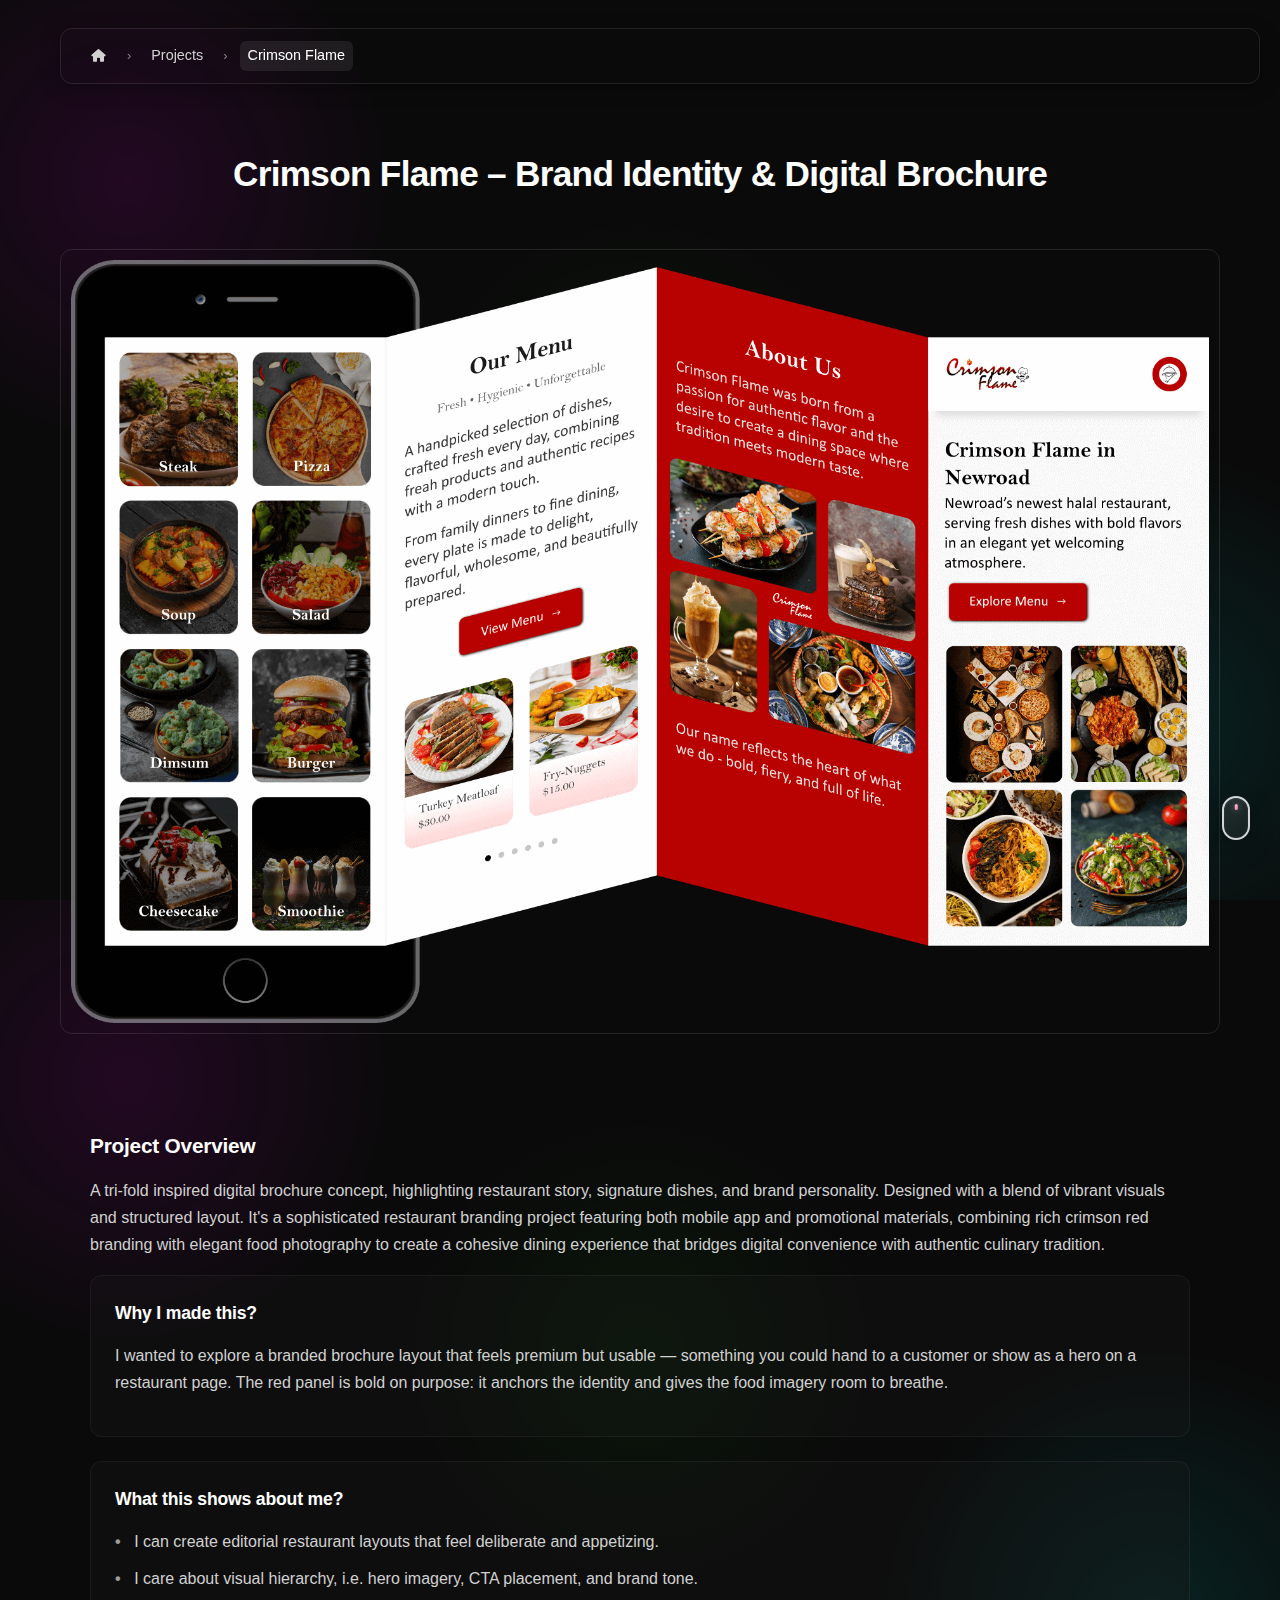
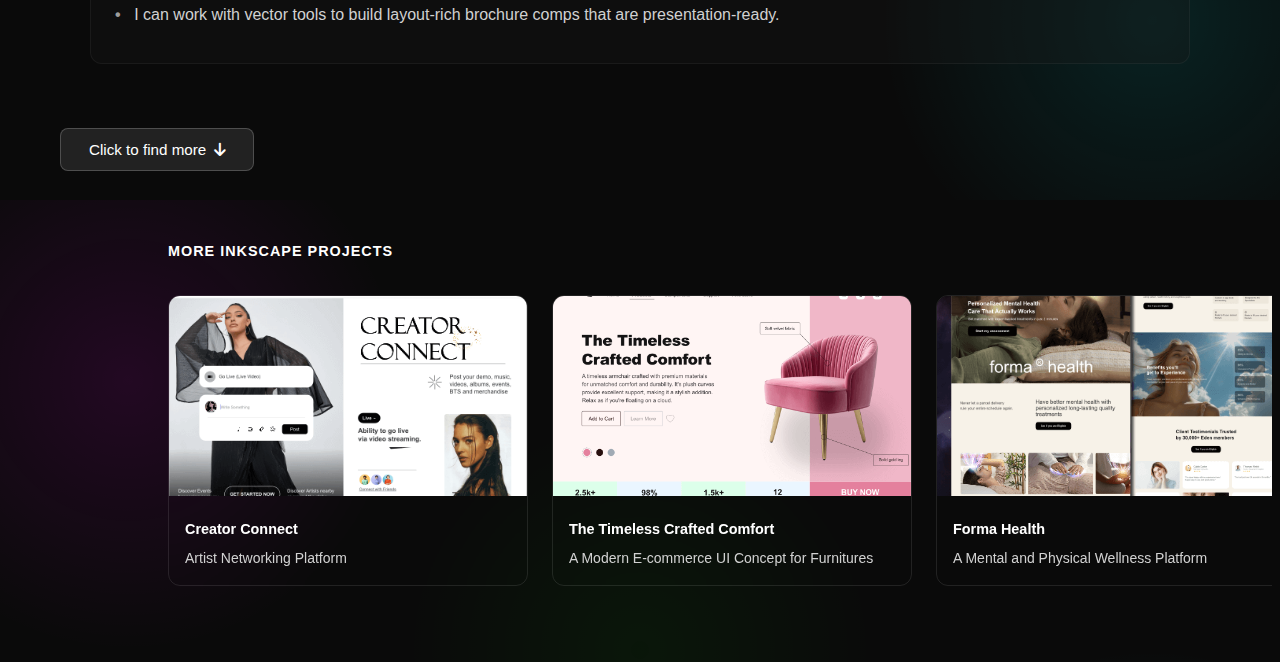
<file: inkscape/brochure.html>
<!DOCTYPE html>
<html lang="en">
<head>
    <meta charset="UTF-8">
    <meta name="viewport" content="width=device-width, initial-scale=1.0">
    <title>Inkscape Projects - Portfolio</title>
    <link rel="stylesheet" href="https://cdnjs.cloudflare.com/ajax/libs/font-awesome/6.5.2/css/all.min.css">
    <link rel="stylesheet" href="https://cdnjs.cloudflare.com/ajax/libs/font-awesome/4.7.0/css/font-awesome.min.css">
    <link rel="stylesheet" href="mua.css">
</head>

<body>
    <div class="container">
        <!-- Breadcrumb Navigation -->
        <nav class="breadcrumb-nav" aria-label="Breadcrumb">
            <div class="breadcrumb-item">
                <a href="../index.html" class="breadcrumb-link">
                    <span class="breadcrumb-home">
                            <i class="fas fa-home"></i> 
                    </span>
                </a>
            </div>
            <span class="breadcrumb-separator">›</span>
            <div class="breadcrumb-item">
                <a href="../projects.html" class="breadcrumb-link">Projects</a>
            </div>
            <span class="breadcrumb-separator">›</span>
            <div class="breadcrumb-item">
                <span class="breadcrumb-link current">Crimson Flame</span>
            </div>
        </nav>

        <div class="project-header">
            <h1 class="project-title">Crimson Flame – Brand Identity & Digital Brochure</h1>
        </div>

       <div class="image-wrapper">
            <div class="image-container" onclick="openImageModal()">
                <img src="../inkscape/assets/brochure_100.png" alt="Brochure">

            </div>
       </div>

        <div class="image-modal" id="imageModal">
            <span class="close-btn" onclick="closeImageModal()">&times;</span>

            <div class="zoom-controls">
                <button class="zoom-btn" onclick="zoomIn()" title="Zoom In">+</button>
                <button class="zoom-btn" onclick="zoomOut()" title="Zoom Out">−</button>
                <button class="zoom-btn" onclick="resetZoom()" title="Reset Zoom">⌂</button>
            </div>
            <img src="../inkscape/assets/brochure_100.png" alt="Brochure Expanded" class="modal-image" id="modalImage" />
            
                <!-- <iframe class="modal-inkscape" id="modalFigma" style="border: 1px solid rgba(0, 0, 0, 0.1);" width="800" height="450" src="https://embed.inkscape.com/proto/lWnHLQRHX8T1VbuNxnccj1/Solemate?page-id=0%3A1&node-id=16-1258&viewport=-6651%2C-1839%2C1.48&scaling=min-zoom&content-scaling=fixed&starting-point-node-id=1%3A119&embed-host=share" allowfullscreen></iframe> -->


        </div>

        <div class="project-overview">
            <div class="project-brief">
                <h3>Project Overview</h3>

                <p class="project-description"> A tri-fold inspired digital brochure concept, highlighting restaurant story, signature dishes, and brand personality. Designed with a blend of vibrant visuals and structured layout. It's a sophisticated restaurant branding project featuring both mobile app and promotional materials, combining rich crimson red branding with elegant food photography to create a cohesive dining experience that bridges digital convenience with authentic culinary tradition.</p>

                <div class="highlight-section">
                    <h4>Why I made this?</h4>
                    <p>I wanted to explore a branded brochure layout that feels premium but usable — something you could hand to a customer or show as a hero on a restaurant page. The red panel is bold on purpose: it anchors the identity and gives the food imagery room to breathe.</p>
                </div> <br>
                
                <div class="highlight-section">
                    <h4>What this shows about me?</h4>
                    <ul>
                        <li>I can create editorial restaurant layouts that feel deliberate and appetizing.</li>
                        <li>I care about visual hierarchy, i.e. hero imagery, CTA placement, and brand tone.</li>
                        <li>I can work with vector tools to build layout-rich brochure comps that are presentation-ready.</li>
                    </ul>
                    </div>

            </div>
        </div>

        <button class="expand-button" onclick="toggleExpanded()">
          <span>Click to find more</span>
          <span class="arrow"><i class="fa-solid fa-arrow-down"></i></span>
        </button>

        <div class="expandable-content" id="expandableContent">
          
            <!-- <div class="highlight-section">
                <h4>Tool adaptation — quick notes</h4>
                <ul>
                 <li>Built in Inkscape — manual artboard and layer work to align food frames and text columns.</li>
                <li>Rounded image tiles and subtle shadowing were done with shape masks and grouped exports.</li>
                <li>Exported high-res PNGs for presentation and smaller SVGs for icons and badges.</li>
                </ul>
            </div> -->

          <div class="highlight-section">
            <h4>Replication & Inspiration</h4>
            <p class="project-description">This started as a visual idea inspired by a restaurant brochure I liked. I recreated the composition, replaced the identity and copy, and adjusted the layout to fit a content-first, menu-forward narrative.</p>
          </div>

          <br><br>
          <div class="highlight-section">
            <h4>Side Notes</h4>
            <p class="project-description">The goal was never to over-design, it's about appetite, clarity, and a strong brand color that reads across print and web. Works great as a hero for a restaurant site or as a physical brochure mock for pitches.</p>
          </div>

        </div>
      </div>
    
    </div>

    <!-- <div class="dribbble-link">
        <a href="https://dribbble.com/Lapcha" class="dribbble-btn">
                🏀 View More on Dribbble
        </a>
    </div> -->


        
        <div class="related-projects">
            <h2 class="section-title">More Inkscape Projects</h2>
            
             <div class="carousel-container">
                <div class="projects-carousel" id="projectsCarousel">
                    
                    <div class="related-card" onclick="window.location.href='creator.html'">
                        <img src="../inkscape/assets/creator_40.png" alt="Inkscape Project">
                        <div class="related-card-content">
                            <h4>Creator Connect</h4>
                            <p>Artist Networking Platform</p>
                        </div>
                    </div>

                     <div class="related-card" onclick="window.location.href='furniture.html'">
                        <img src="../inkscape/assets/furniture_40.png" alt="Inkscape Project">
                        <div class="related-card-content">
                            <h4>The Timeless Crafted Comfort</h4>
                            <p>A Modern E-commerce UI Concept for Furnitures</p>
                        </div>
                    </div>

                    <div class="related-card" onclick="window.location.href='forma.html'">
                        <img src="../inkscape/assets/forma_40.png" alt="Inkscape Project">
                        <div class="related-card-content">
                            <h4>Forma Health</h4>
                            <p>A Mental and Physical Wellness Platform</p>
                        </div>
                    </div>
                    
                    <!-- <div class="related-card" onclick="window.location.href='brochure.html'">
                        <img src="../inkscape/assets/brochure_100.png" alt="Inkscape Project">
                        <div class="related-card-content">
                            <h4>Crimson Flame Restaurant</h4>
                            <p>Brand Identity & Digital Brochure for Restaurant</p>
                        </div>
                    </div> -->

                    <!-- <div class="related-card" onclick="window.location.href='restaurant.html'">
                        <img src="../inkscape/assets/restaurant_40.png" alt="Inkscape Project">
                        <div class="related-card-content">
                            <h4>Food Delivery Platform</h4>
                            <p>Minimalistic Restaurant Landing Page</p>
                        </div>
                    </div> -->

                    <!-- <div class="related-card" onclick="window.location.href='player.html'">
                        <img src="../inkscape/assets/player_40.png" alt="Inkscape Project">
                        <div class="related-card-content">
                            <h4>Music Player</h4>
                            <p>Neumorphism-inspired Music App</p>
                        </div>
                    </div> -->

                </div>
            </div>

            <!-- <div class="carousel-nav">
                <button class="carousel-btn" id="prevBtn" onclick="previousSlide()">
                    <i class="fas fa-chevron-left"></i>
                </button>
                <button class="carousel-btn" id="nextBtn" onclick="nextSlide()">
                    <i class="fas fa-chevron-right"></i>
                </button>
            </div>

            <div class="carousel-indicators" id="indicators"></div> -->

        </div>
    </div>

    <!-- Mouse-shaped scroll to top button -->
    <div class="mouse-scroll-button" onclick="scrollToTopMouse()" tabindex="0">
        <div class="mouse-wheel"></div>
        <div class="progress-fill"></div>
        <div class="progress-text">0%</div>
        <div class="tooltip">Scroll to top</div>
    </div>

    <div class="scroll-tag">scroll to top</div>

    <script src="topper.js"></script>

</body>

</html>
</file>
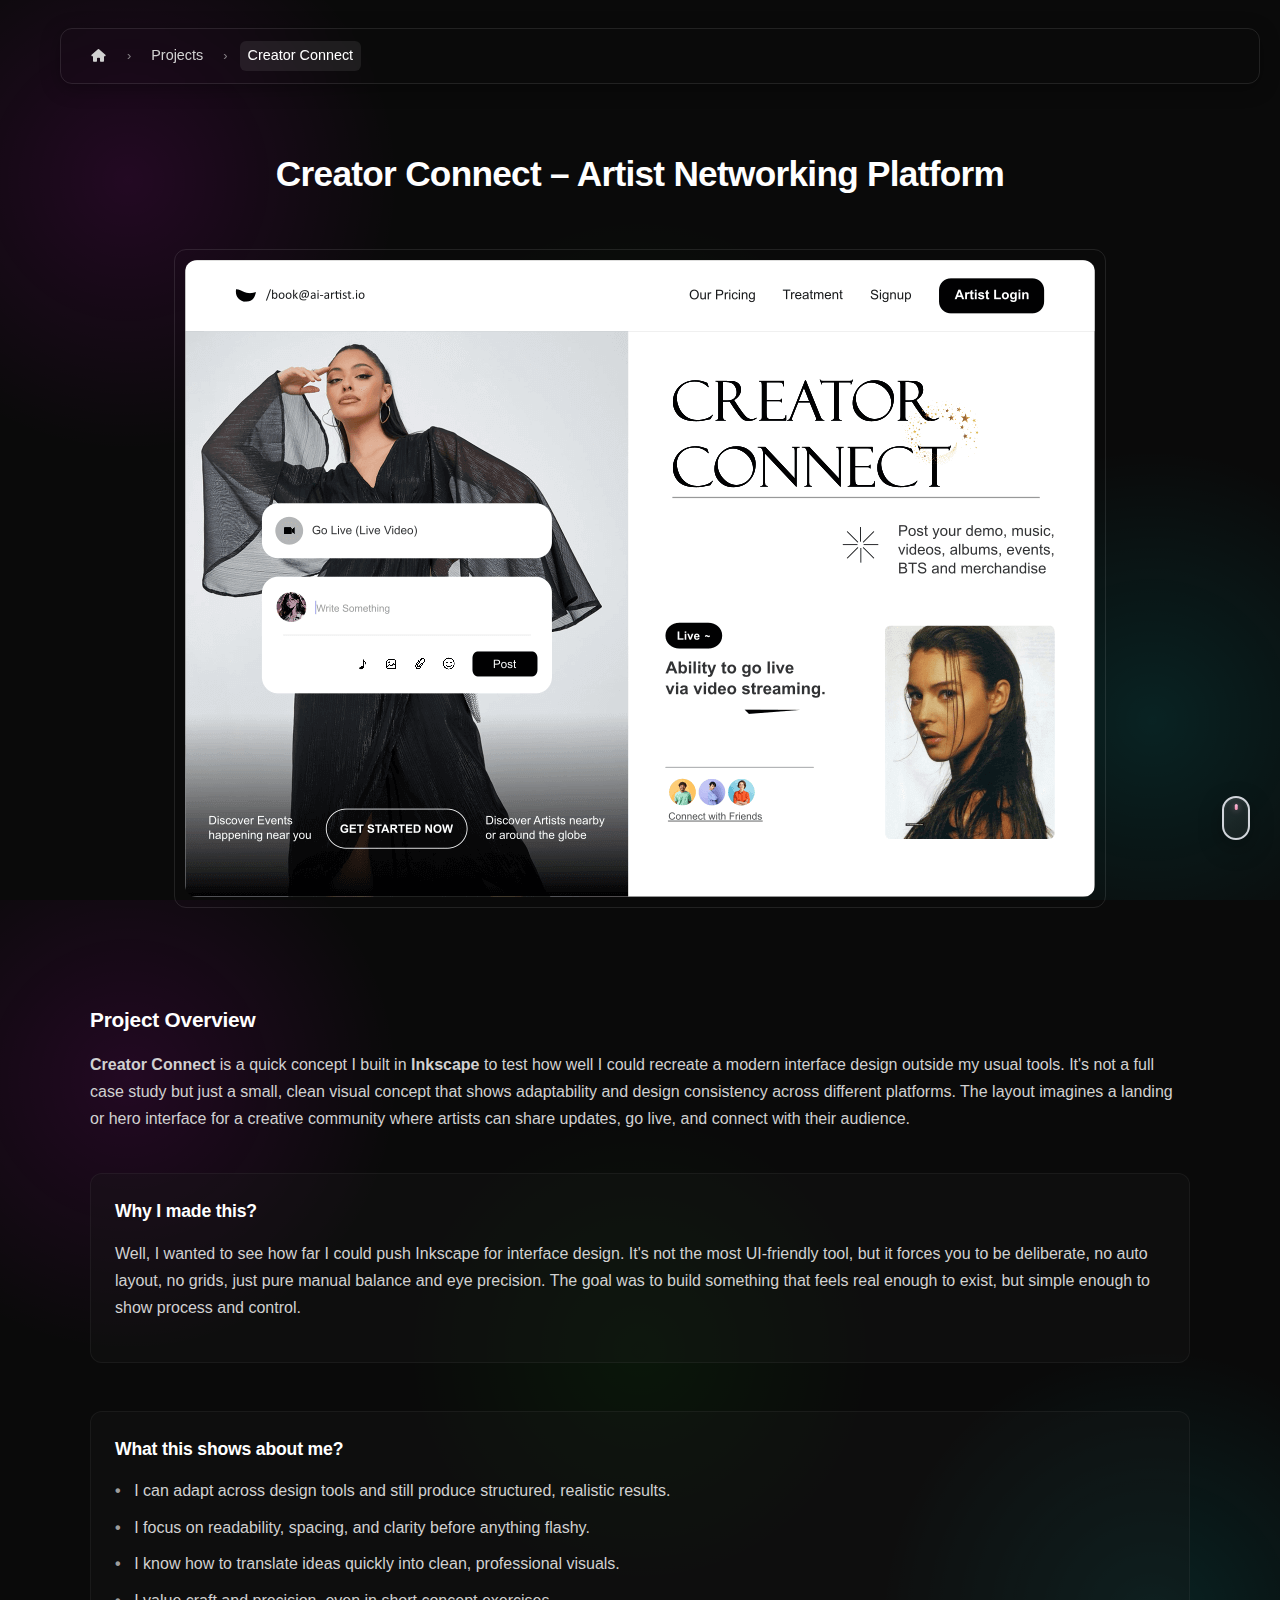
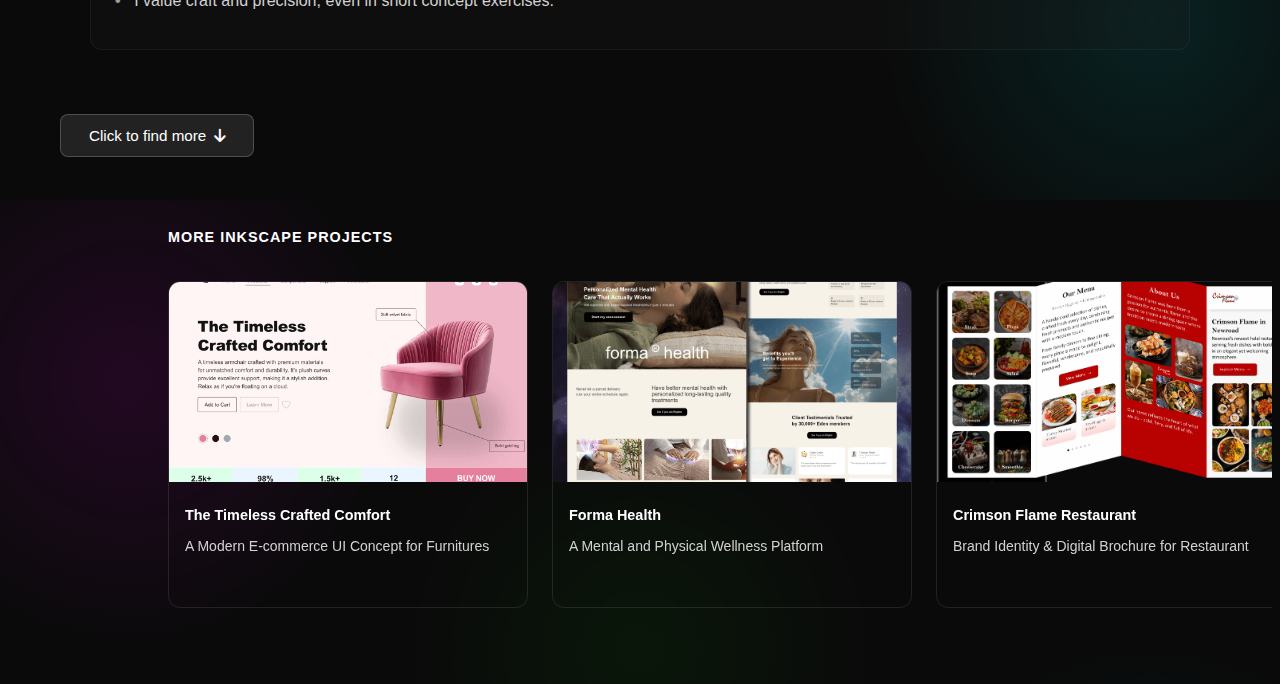
<file: inkscape/creator.html>
<!DOCTYPE html>
<html lang="en">
<head>
    <meta charset="UTF-8">
    <meta name="viewport" content="width=device-width, initial-scale=1.0">
    <title>Inkscape Projects - Portfolio</title>
    <link rel="stylesheet" href="https://cdnjs.cloudflare.com/ajax/libs/font-awesome/6.5.2/css/all.min.css">
    <link rel="stylesheet" href="https://cdnjs.cloudflare.com/ajax/libs/font-awesome/4.7.0/css/font-awesome.min.css">
    <link rel="stylesheet" href="mua.css">
</head>

<body>
    <div class="container">
        <!-- Breadcrumb Navigation -->
        <nav class="breadcrumb-nav" aria-label="Breadcrumb">
            <div class="breadcrumb-item">
                <a href="../index.html" class="breadcrumb-link">
                    <span class="breadcrumb-home">
                            <i class="fas fa-home"></i> 
                    </span>
                </a>
            </div>
            <span class="breadcrumb-separator">›</span>
            <div class="breadcrumb-item">
                <a href="../projects.html" class="breadcrumb-link">Projects</a>
            </div>
            <span class="breadcrumb-separator">›</span>
            <div class="breadcrumb-item">
                <span class="breadcrumb-link current">Creator Connect</span>
            </div>
        </nav>

        <div class="project-header">
            <h1 class="project-title">Creator Connect – Artist Networking Platform</h1>
        </div>

       <div class="image-wrapper">
            <div class="image-container" onclick="openImageModal()">
                <img src="../inkscape/assets/creator_80.png" alt="Creator" />

            </div>
       </div>

        <div class="image-modal" id="imageModal">
            <span class="close-btn" onclick="closeImageModal()">&times;</span>

            <div class="zoom-controls">
                <button class="zoom-btn" onclick="zoomIn()" title="Zoom In">+</button>
                <button class="zoom-btn" onclick="zoomOut()" title="Zoom Out">−</button>
                <button class="zoom-btn" onclick="resetZoom()" title="Reset Zoom">⌂</button>
            </div>
            <img src="../inkscape/assets/creator_300.png" alt="Creator Expanded" class="modal-image" id="modalImage" />
            
                <!-- <iframe class="modal-inkscape" id="modalFigma" style="border: 1px solid rgba(0, 0, 0, 0.1);" width="800" height="450" src="https://embed.inkscape.com/proto/lWnHLQRHX8T1VbuNxnccj1/Solemate?page-id=0%3A1&node-id=16-1258&viewport=-6651%2C-1839%2C1.48&scaling=min-zoom&content-scaling=fixed&starting-point-node-id=1%3A119&embed-host=share" allowfullscreen></iframe> -->


        </div>

        <div class="project-overview">
            <div class="project-brief">
                <h3>Project Overview</h3>

                <p class="project-description" class="project-description"><strong>Creator Connect</strong> is a quick concept I built in <strong>Inkscape</strong> to test how well I could
                recreate a modern interface design outside my usual tools. It's not a full case study but just a small, clean
                visual concept that shows adaptability and design consistency across different platforms.
                The layout imagines a landing or hero interface for a creative community where artists can
                share updates, go live, and connect with their audience.</p>
                <br>

                <div class="highlight-section">
                    <h4>Why I made this?</h4>
                    <p class="project-description">Well, I wanted to see how far I could push Inkscape for interface design. It's not the most UI-friendly tool, but it forces you to be deliberate, no auto layout, no grids, just pure manual balance and eye precision. The goal was to build something that feels real enough to exist, but simple enough to show process and control.</p>
                </div> <br><br>
                
                <div class="highlight-section">
                    <h4>What this shows about me?</h4>
                    <ul>
                        <li>I can adapt across design tools and still produce structured, realistic results.</li>
                        <li>I focus on readability, spacing, and clarity before anything flashy.</li>
                        <li>I know how to translate ideas quickly into clean, professional visuals.</li>
                        <li>I value craft and precision, even in short concept exercises.</li>
                    </ul>
                </div>
            </div>
        </div>

        <button class="expand-button" onclick="toggleExpanded()">
          <span>Click to find more</span>
          <span class="arrow"><i class="fa-solid fa-arrow-down"></i></span>
        </button>

        <div class="expandable-content" id="expandableContent">
          <div class="highlight-section">
            <h4>What I learnt</h4>
            <ul>
              <li>Doing UI in Inkscape is manual, alignment, grids, and spacing all by hand.</li>
              <li>Without auto layout, I relied more on visual rhythm and spacing intuition.</li>
              <li>Exporting crisp assets manually taught me to care more about pixel precision.</li>
              <li>Inkscape's lack of "components" actually helped me notice visual repetition better.</li>
            </ul>
          </div>

          <br><br>
          <div class="highlight-section">
            <h4>Replication & Interpretation</h4>
            <p class="project-description">This design started from a Dribbble shot I liked. I rebuilt it completely in Inkscape,changed the name, structure, and brand direction into <b>Creator Connect</b>. It was purely a replication challenge to test how accurately I could recreate a clean, professional layout in a totally different environment. It's not about the concept itself, it's about execution, consistency, and observation.</p>
          </div>

          <br><br>
          <div class="highlight-section">
            <h4>Side Notes</h4>
            <p class="project-description">Inkscape isn't built for UI, but that's what makes it fun to work with, you can't rush anything. You notice alignment, font scale, and spacing in a much more hands-on way. This quick project reminded me how much design depends on eye, and not software.</p>
          </div>

        </div>

      </div>
    
    </div>

    <!-- <div class="dribbble-link">
        <a href="https://dribbble.com/Lapcha" class="dribbble-btn">
                🏀 View More on Dribbble
        </a>
    </div> -->

        
        <div class="related-projects">
            <h2 class="section-title">More Inkscape Projects</h2>
            
             <div class="carousel-container">
                <div class="projects-carousel" id="projectsCarousel">

                    <!-- <div class="related-card" onclick="window.location.href='creator.html'">
                        <img src="../inkscape/assets/creator_40.png" alt="Inkscape Project">
                        <div class="related-card-content">
                            <h4>Creator Connect</h4>
                            <p class="project-description">Artist Networking Platform</p>
                        </div>
                    </div> -->

                     <div class="related-card" onclick="window.location.href='furniture.html'">
                        <img src="../inkscape/assets/furniture_40.png" alt="Inkscape Project">
                        <div class="related-card-content">
                            <h4>The Timeless Crafted Comfort</h4>
                            <p class="project-description">A Modern E-commerce UI Concept for Furnitures</p>
                        </div>
                    </div>

                    <div class="related-card" onclick="window.location.href='forma.html'">
                        <img src="../inkscape/assets/forma_40.png" alt="Inkscape Project">
                        <div class="related-card-content">
                            <h4>Forma Health</h4>
                            <p class="project-description">A Mental and Physical Wellness Platform</p>
                        </div>
                    </div>
                    
                    <div class="related-card" onclick="window.location.href='brochure.html'">
                        <img src="../inkscape/assets/brochure_100.png" alt="Inkscape Project">
                        <div class="related-card-content">
                            <h4>Crimson Flame Restaurant</h4>
                            <p class="project-description">Brand Identity & Digital Brochure for Restaurant</p>
                        </div>
                    </div>

                    <!-- <div class="related-card" onclick="window.location.href='restaurant.html'">
                        <img src="../inkscape/assets/restaurant_40.png" alt="Inkscape Project">
                        <div class="related-card-content">
                            <h4>Food Delivery Platform</h4>
                            <p class="project-description">Minimalistic Restaurant Landing Page</p>
                        </div>
                    </div> -->

                    <!-- <div class="related-card" onclick="window.location.href='player.html'">
                        <img src="../inkscape/assets/player_40.png" alt="Inkscape Project">
                        <div class="related-card-content">
                            <h4>Music Player</h4>
                            <p class="project-description">Neumorphism-inspired Music App</p>
                        </div>
                    </div> -->

                </div>
            </div>

            <!-- <div class="carousel-nav">
                <button class="carousel-btn" id="prevBtn" onclick="previousSlide()">
                    <i class="fas fa-chevron-left"></i>
                </button>
                <button class="carousel-btn" id="nextBtn" onclick="nextSlide()">
                    <i class="fas fa-chevron-right"></i>
                </button>
            </div>

            <div class="carousel-indicators" id="indicators"></div> -->

        </div>
    </div>

    <!-- Mouse-shaped scroll to top button -->
    <div class="mouse-scroll-button" onclick="scrollToTopMouse()" tabindex="0">
        <div class="mouse-wheel"></div>
        <div class="progress-fill"></div>
        <div class="progress-text">0%</div>
        <div class="tooltip">Scroll to top</div>
    </div>

    <div class="scroll-tag">scroll to top</div>

    <script src="topper.js"></script>

</body>

</html>
</file>
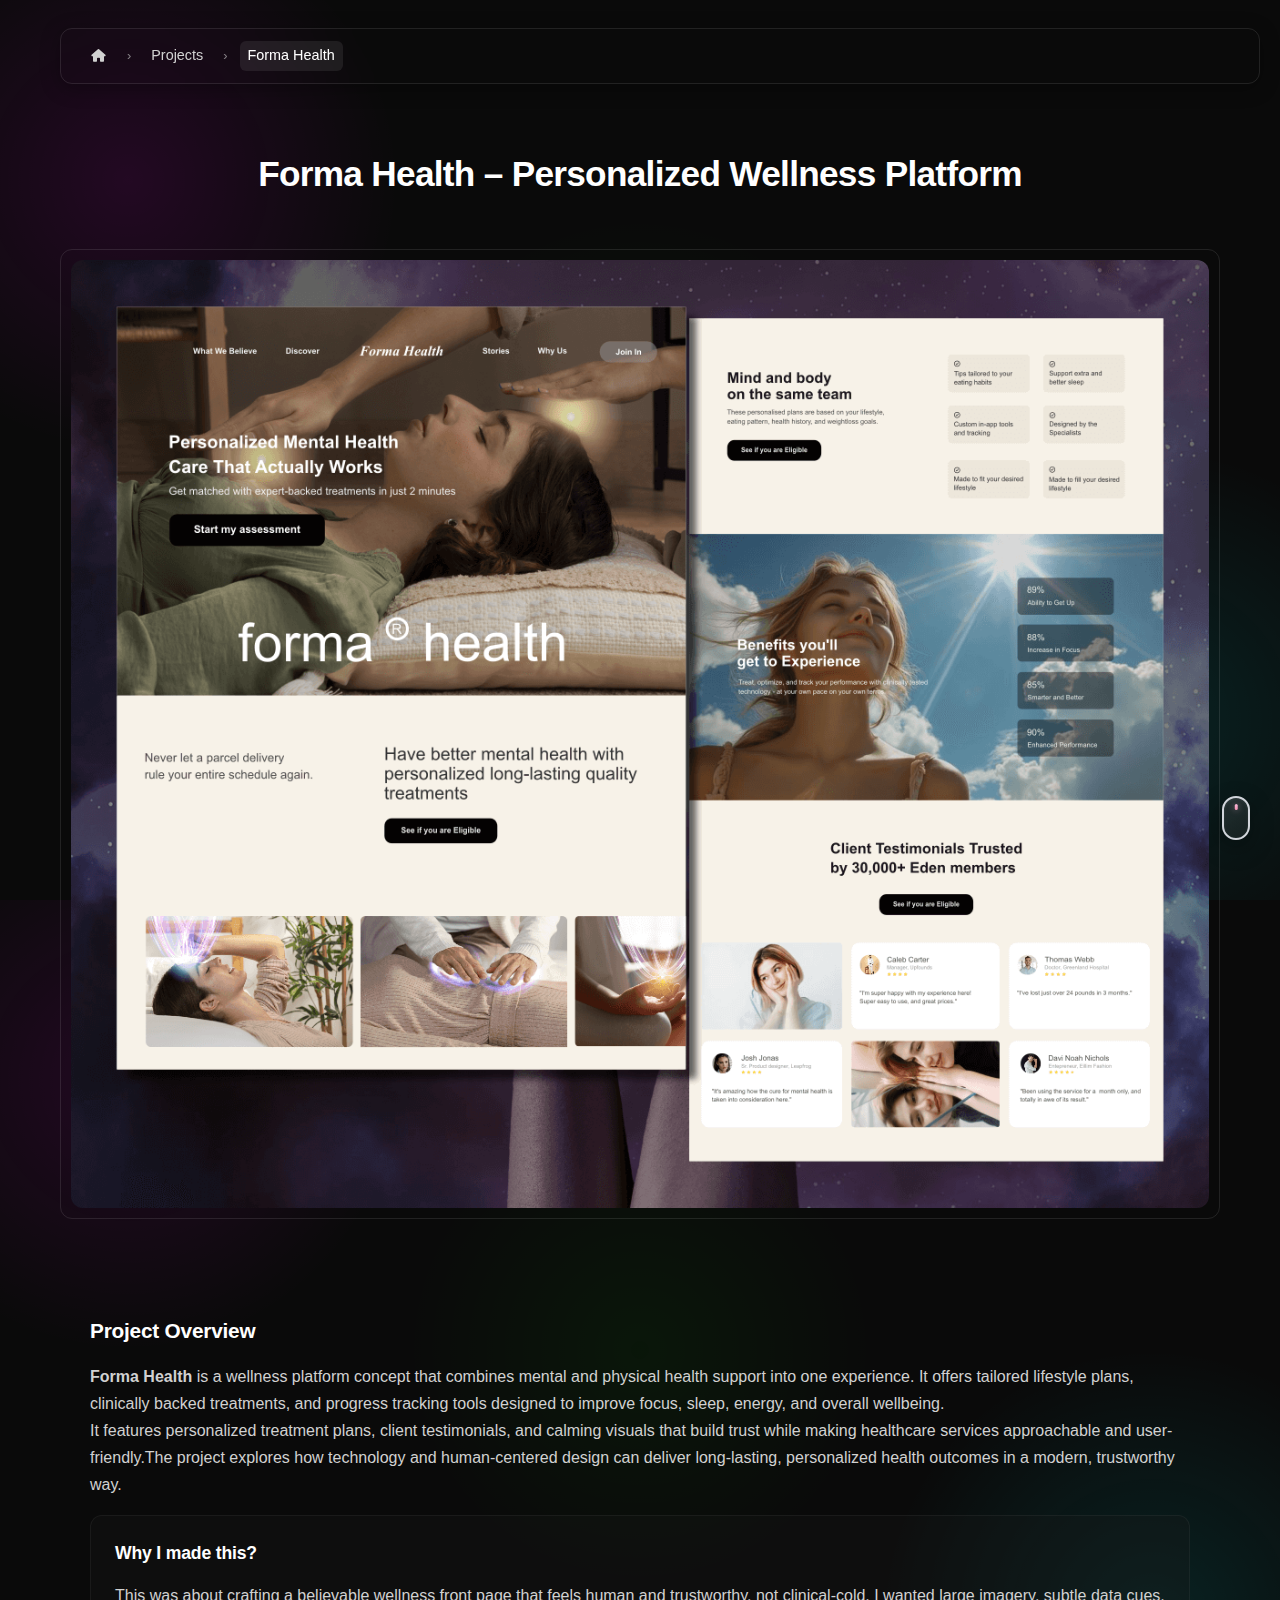
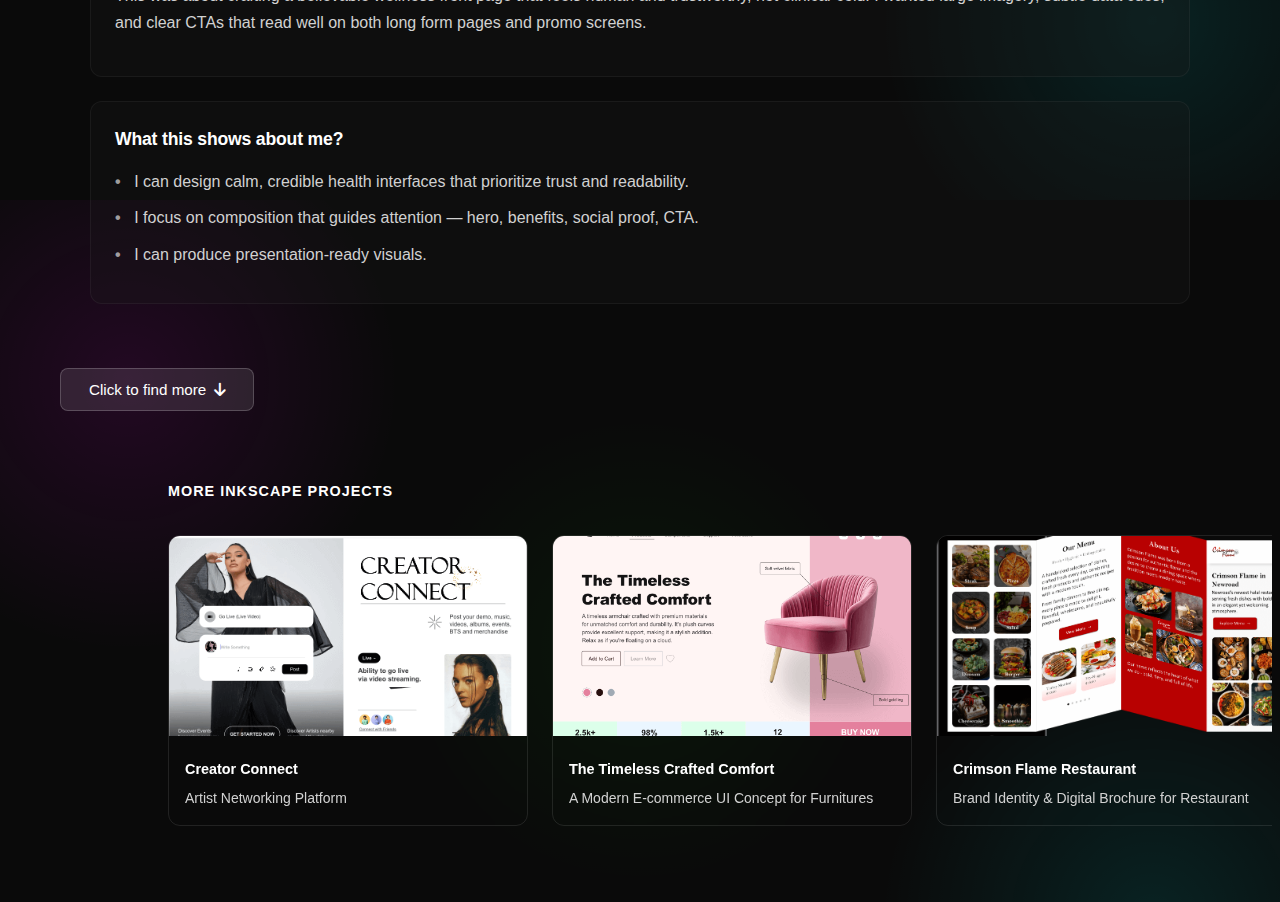
<file: inkscape/forma.html>
<!DOCTYPE html>
<html lang="en">
<head>
    <meta charset="UTF-8">
    <meta name="viewport" content="width=device-width, initial-scale=1.0">
    <title>Inkscape Projects - Portfolio</title>
    <link rel="stylesheet" href="https://cdnjs.cloudflare.com/ajax/libs/font-awesome/6.5.2/css/all.min.css">
    <link rel="stylesheet" href="https://cdnjs.cloudflare.com/ajax/libs/font-awesome/4.7.0/css/font-awesome.min.css">
    <link rel="stylesheet" href="mua.css">
</head>

<body>
    <div class="container">
        <!-- Breadcrumb Navigation -->
        <nav class="breadcrumb-nav" aria-label="Breadcrumb">
            <div class="breadcrumb-item">
                <a href="../index.html" class="breadcrumb-link">
                    <span class="breadcrumb-home">
                            <i class="fas fa-home"></i> 
                    </span>
                </a>
            </div>
            <span class="breadcrumb-separator">›</span>
            <div class="breadcrumb-item">
                <a href="../projects.html" class="breadcrumb-link">Projects</a>
            </div>
            <span class="breadcrumb-separator">›</span>
            <div class="breadcrumb-item">
                <span class="breadcrumb-link current">Forma Health</span>
            </div>
        </nav>

        <div class="project-header">
            <h1 class="project-title">Forma Health – Personalized Wellness Platform</h1>
        </div>

       <div class="image-wrapper">
            <div class="image-container" onclick="openImageModal()">
                <img src="../inkscape/assets/forma_100.png" alt="Forma">

            </div>
       </div>

        <div class="image-modal" id="imageModal">
            <span class="close-btn" onclick="closeImageModal()">&times;</span>

            <div class="zoom-controls">
                <button class="zoom-btn" onclick="zoomIn()" title="Zoom In">+</button>
                <button class="zoom-btn" onclick="zoomOut()" title="Zoom Out">−</button>
                <button class="zoom-btn" onclick="resetZoom()" title="Reset Zoom">⌂</button>
            </div>
            <img src="../inkscape/assets/forma_300.png" alt="Forma Expanded" class="modal-image" id="modalImage" />
            
                <!-- <iframe class="modal-inkscape" id="modalFigma" style="border: 1px solid rgba(0, 0, 0, 0.1);" width="800" height="450" src="https://embed.inkscape.com/proto/lWnHLQRHX8T1VbuNxnccj1/Solemate?page-id=0%3A1&node-id=16-1258&viewport=-6651%2C-1839%2C1.48&scaling=min-zoom&content-scaling=fixed&starting-point-node-id=1%3A119&embed-host=share" allowfullscreen></iframe> -->


        </div>

        <div class="project-overview">
            <div class="project-brief">
                <h3>Project Overview</h3>

                <p class="project-description"><strong>Forma Health</strong> is a wellness platform concept that combines mental and physical health support into one experience. It offers tailored lifestyle plans, clinically backed treatments, and progress tracking tools designed to improve focus, sleep, energy, and overall wellbeing. <br>
                It features personalized treatment plans, client testimonials, and calming visuals that build trust while making healthcare services approachable and user-friendly.The project explores how technology and human-centered design can deliver long-lasting, personalized health outcomes in a modern, trustworthy way. </p>

                <div class="highlight-section">
                    <h4>Why I made this?</h4>
                    <p>This was about crafting a believable wellness front page that feels human and trustworthy, not clinical-cold. I wanted large imagery, subtle data cues, and clear CTAs that read well on both long form pages and promo screens.</p>
                </div> <br>
                
                <div class="highlight-section">
                    <h4>What this shows about me?</h4>
                    <ul>
                        <li>I can design calm, credible health interfaces that prioritize trust and readability.</li>
                        <li>I focus on composition that guides attention — hero, benefits, social proof, CTA.</li>
                        <li>I can produce presentation-ready visuals.</li>
                    </ul>
                    </div>

            </div>
        </div>

        <button class="expand-button" onclick="toggleExpanded()">
          <span>Click to find more</span>
          <span class="arrow"><i class="fa-solid fa-arrow-down"></i></span>
        </button>

        <div class="expandable-content" id="expandableContent">
          
            <!-- <div class="highlight-section">
                <h4>Tool adaptation — quick notes</h4>
                <ul>
                <li>Composed in Inkscape with layered photo masks and manual spacing tokens.</li>
                <li>Used export-ready PNGs for hero and card previews; prepared small slices for demos.</li>
                <li>Built simple visual tokens for “benefits” to reuse across other pages or decks.</li>
                </ul>
            </div> -->

          <div class="highlight-section">
            <h4>Replication & Inspiration</h4>
            <p class="project-description">
              This concept was inspired by real wellness and mental health platforms like BetterHelp, Cerebral, Talkspace, MindBodyGreen, and Headspace Health. I recreated a similar landing experience to study how these sites combine trust-building language, human imagery, and simple calls to action within a calm, approachable layout.</p>
          </div>

          <br><br>
          <div class="highlight-section">
            <h4>Side Notes</h4>
            <p class="project-description">The idea was to show empathy through layout and not to overpromise features. This was a challenge built from scratch in Inkscape to test how close I could get to real wellness layouts. It really helped me study how calm, trustworthy interfaces are structured and spaced.
            </p>
          </div>

        </div>
      </div>
    
    </div>

    <!-- <div class="dribbble-link">
        <a href="https://dribbble.com/Lapcha" class="dribbble-btn">
                🏀 View More on Dribbble
        </a>
    </div> -->


        
        <div class="related-projects">
            <h2 class="section-title">More Inkscape Projects</h2>
            
             <div class="carousel-container">
                <div class="projects-carousel" id="projectsCarousel">
                    
                    <div class="related-card" onclick="window.location.href='creator.html'">
                        <img src="../inkscape/assets/creator_40.png" alt="Inkscape Project">
                        <div class="related-card-content">
                            <h4>Creator Connect</h4>
                            <p>Artist Networking Platform</p>
                        </div>
                    </div>

                     <div class="related-card" onclick="window.location.href='furniture.html'">
                        <img src="../inkscape/assets/furniture_40.png" alt="Inkscape Project">
                        <div class="related-card-content">
                            <h4>The Timeless Crafted Comfort</h4>
                            <p>A Modern E-commerce UI Concept for Furnitures</p>
                        </div>
                    </div>

                    <!-- <div class="related-card" onclick="window.location.href='forma.html'">
                        <img src="../inkscape/assets/forma_40.png" alt="Inkscape Project">
                        <div class="related-card-content">
                            <h4>Forma Health</h4>
                            <p>A Mental and Physical Wellness Platform</p>
                        </div>
                    </div> -->
                    
                    <div class="related-card" onclick="window.location.href='brochure.html'">
                        <img src="../inkscape/assets/brochure_100.png" alt="Inkscape Project">
                        <div class="related-card-content">
                            <h4>Crimson Flame Restaurant</h4>
                            <p>Brand Identity & Digital Brochure for Restaurant</p>
                        </div>
                    </div>

                    <!-- <div class="related-card" onclick="window.location.href='restaurant.html'">
                        <img src="../inkscape/assets/restaurant_40.png" alt="Inkscape Project">
                        <div class="related-card-content">
                            <h4>Food Delivery Platform</h4>
                            <p>Minimalistic Restaurant Landing Page</p>
                        </div>
                    </div> -->

                    <!-- <div class="related-card" onclick="window.location.href='player.html'">
                        <img src="../inkscape/assets/player_40.png" alt="Inkscape Project">
                        <div class="related-card-content">
                            <h4>Music Player</h4>
                            <p>Neumorphism-inspired Music App</p>
                        </div>
                    </div> -->

                </div>
            </div>

            <!-- <div class="carousel-nav">
                <button class="carousel-btn" id="prevBtn" onclick="previousSlide()">
                    <i class="fas fa-chevron-left"></i>
                </button>
                <button class="carousel-btn" id="nextBtn" onclick="nextSlide()">
                    <i class="fas fa-chevron-right"></i>
                </button>
            </div>

            <div class="carousel-indicators" id="indicators"></div> -->

        </div>
    </div>

    <!-- Mouse-shaped scroll to top button -->
    <div class="mouse-scroll-button" onclick="scrollToTopMouse()" tabindex="0">
        <div class="mouse-wheel"></div>
        <div class="progress-fill"></div>
        <div class="progress-text">0%</div>
        <div class="tooltip">Scroll to top</div>
    </div>

    <div class="scroll-tag">scroll to top</div>

    <script src="topper.js"></script>

</body>

</html>
</file>
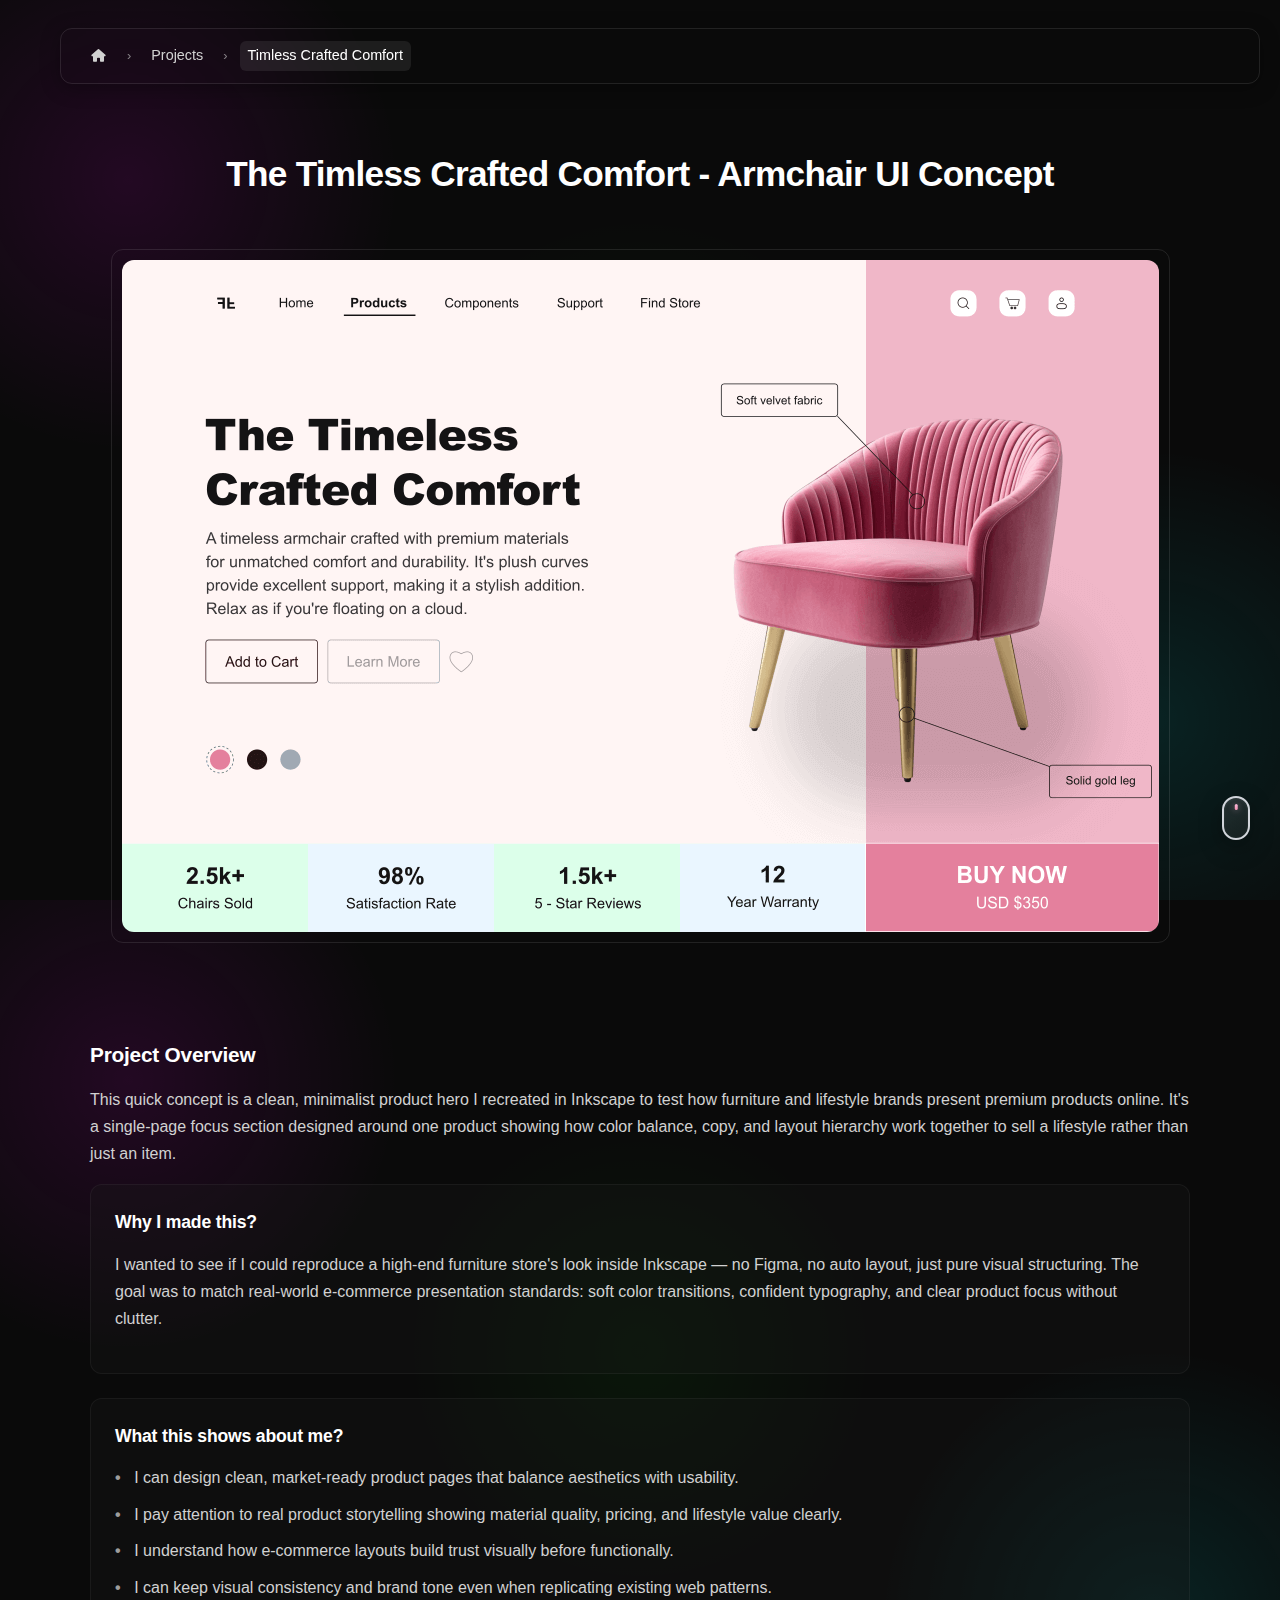
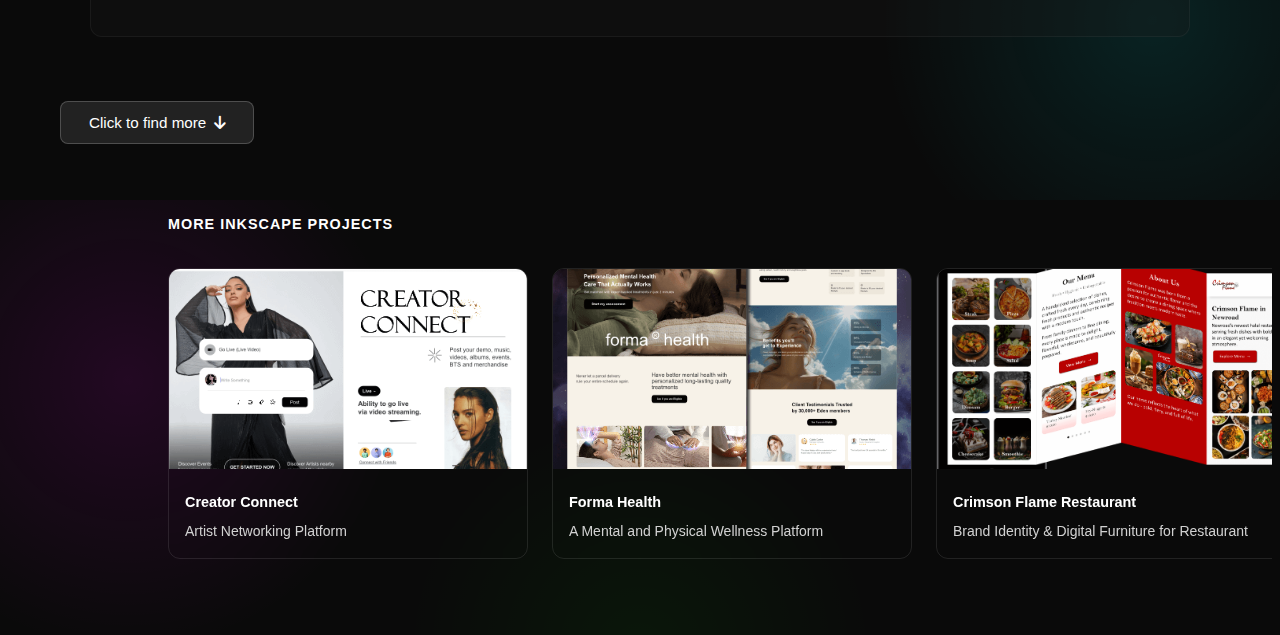
<file: inkscape/furniture.html>
<!DOCTYPE html>
<html lang="en">
<head>
    <meta charset="UTF-8">
    <meta name="viewport" content="width=device-width, initial-scale=1.0">
    <title>Inkscape Projects - Portfolio</title>
    <link rel="stylesheet" href="https://cdnjs.cloudflare.com/ajax/libs/font-awesome/6.5.2/css/all.min.css">
    <link rel="stylesheet" href="https://cdnjs.cloudflare.com/ajax/libs/font-awesome/4.7.0/css/font-awesome.min.css">
    <link rel="stylesheet" href="mua.css">
</head>

<body>
    <div class="container">
        <!-- Breadcrumb Navigation -->
        <nav class="breadcrumb-nav" aria-label="Breadcrumb">
            <div class="breadcrumb-item">
                <a href="../index.html" class="breadcrumb-link">
                    <span class="breadcrumb-home">
                            <i class="fas fa-home"></i> 
                    </span>
                </a>
            </div>
            <span class="breadcrumb-separator">›</span>
            <div class="breadcrumb-item">
                <a href="../projects.html" class="breadcrumb-link">Projects</a>
            </div>
            <span class="breadcrumb-separator">›</span>
            <div class="breadcrumb-item">
                <span class="breadcrumb-link current">Timless Crafted Comfort</span>
            </div>
        </nav>

        <div class="project-header">
            <h1 class="project-title">The Timless Crafted Comfort - Armchair UI Concept</h1>
        </div>

       <div class="image-wrapper">
            <div class="image-container" onclick="openImageModal()">
                <img src="../inkscape/assets/furniture_70.png" alt="Furniture">

            </div>
       </div>

        <div class="image-modal" id="imageModal">
            <span class="close-btn" onclick="closeImageModal()">&times;</span>

            <div class="zoom-controls">
                <button class="zoom-btn" onclick="zoomIn()" title="Zoom In">+</button>
                <button class="zoom-btn" onclick="zoomOut()" title="Zoom Out">−</button>
                <button class="zoom-btn" onclick="resetZoom()" title="Reset Zoom">⌂</button>
            </div>
            <img src="../inkscape/assets/furniture_300.png" alt="Furniture Expanded" class="modal-image" id="modalImage" />
            
                <!-- <iframe class="modal-inkscape" id="modalFigma" style="border: 1px solid rgba(0, 0, 0, 0.1);" width="800" height="450" src="https://embed.inkscape.com/proto/lWnHLQRHX8T1VbuNxnccj1/Solemate?page-id=0%3A1&node-id=16-1258&viewport=-6651%2C-1839%2C1.48&scaling=min-zoom&content-scaling=fixed&starting-point-node-id=1%3A119&embed-host=share" allowfullscreen></iframe> -->


        </div>

        <div class="project-overview">
            <div class="project-brief">
                <h3>Project Overview</h3>

                <p class="project-description"> This quick concept is a clean, minimalist product hero I recreated in Inkscape to test how furniture and lifestyle brands present premium products online. It's a single-page focus section designed around one product showing how color balance, copy, and layout hierarchy work together to sell a lifestyle rather than just an item.</p>

                <div class="highlight-section">
                    <h4>Why I made this?</h4>
                    <p class="project-description">I wanted to see if I could reproduce a high-end furniture store's look inside Inkscape — no Figma, no auto layout, just pure visual structuring. The goal was to match real-world e-commerce presentation standards: soft color transitions, confident typography, and clear product focus without clutter.</p>
                </div> <br>
                
                <div class="highlight-section">
                    <h4>What this shows about me?</h4>
                    <ul>
                        <li>I can design clean, market-ready product pages that balance aesthetics with usability.</li>
                        <li>I pay attention to real product storytelling showing material quality, pricing, and lifestyle value clearly.</li>
                        <li>I understand how e-commerce layouts build trust visually before functionally.</li>
                        <li>I can keep visual consistency and brand tone even when replicating existing web patterns.</li>
                    </ul>
                </div>

            </div>
        </div>

        <button class="expand-button" onclick="toggleExpanded()">
          <span>Click to find more</span>
          <span class="arrow"><i class="fa-solid fa-arrow-down"></i></span>
        </button>

        <div class="expandable-content" id="expandableContent">
          
            <!-- <div class="highlight-section">
                <h4>Tool adaptation — quick notes</h4>
                <ul>
                 <li>Built in Inkscape — manual artboard and layer work to align food frames and text columns.</li>
                <li>Rounded image tiles and subtle shadowing were done with shape masks and grouped exports.</li>
                <li>Exported high-res PNGs for presentation and smaller SVGs for icons and badges.</li>
                </ul>
            </div> -->

          <div class="highlight-section">
            <h4>Replication & Inspiration</h4>
            <p class="project-description">This piece is inspired from premium product interfaces like Floyd Home, Burrow, Castlery, and Article. Those websites use minimal design, generous whitespace, pastel backgrounds, and bold serif headers to highlight craftsmanship and quality. I replicated that same visual rhythm and tone to study how furniture brands make even a static chair feel aspirational.</p>
          </div>

          <br><br>
          <div class="highlight-section">
            <h4>Side Notes</h4>
            <p class="project-description"> The layout looks simple but required manual alignment and color calibration to keep everything balanced. This was just a small practice to see how premium e-commerce visuals are constructed learning through imitation rather than invention.</p>
          </div>

        </div>
      </div>
    
    </div>

    <!-- <div class="dribbble-link">
        <a href="https://dribbble.com/Lapcha" class="dribbble-btn">
                🏀 View More on Dribbble
        </a>
    </div> -->


        
        <div class="related-projects">
            <h2 class="section-title">More Inkscape Projects</h2>
            
             <div class="carousel-container">
                <div class="projects-carousel" id="projectsCarousel">
                    
                    <div class="related-card" onclick="window.location.href='creator.html'">
                        <img src="../inkscape/assets/creator_40.png" alt="Inkscape Project">
                        <div class="related-card-content">
                            <h4>Creator Connect</h4>
                            <p>Artist Networking Platform</p>
                        </div>
                    </div>

                    <!-- <div class="related-card" onclick="window.location.href='furniture.html'">
                        <img src="../inkscape/assets/furniture_40.png" alt="Inkscape Project">
                        <div class="related-card-content">
                            <h4>The Timeless Crafted Comfort</h4>
                            <p>A Modern E-commerce UI Concept for Furnitures</p>
                        </div>
                    </div> -->

                    <div class="related-card" onclick="window.location.href='forma.html'">
                        <img src="../inkscape/assets/forma_40.png" alt="Inkscape Project">
                        <div class="related-card-content">
                            <h4>Forma Health</h4>
                            <p>A Mental and Physical Wellness Platform</p>
                        </div>
                    </div>
                    
                    <div class="related-card" onclick="window.location.href='brochure.html'">
                        <img src="../inkscape/assets/brochure_100.png" alt="Inkscape Project">
                        <div class="related-card-content">
                            <h4>Crimson Flame Restaurant</h4>
                            <p>Brand Identity & Digital Furniture for Restaurant</p>
                        </div>
                    </div>

                    <!-- <div class="related-card" onclick="window.location.href='restaurant.html'">
                        <img src="../inkscape/assets/restaurant_40.png" alt="Inkscape Project">
                        <div class="related-card-content">
                            <h4>Food Delivery Platform</h4>
                            <p>Minimalistic Restaurant Landing Page</p>
                        </div>
                    </div> -->

                    <!-- <div class="related-card" onclick="window.location.href='player.html'">
                        <img src="../inkscape/assets/player_40.png" alt="Inkscape Project">
                        <div class="related-card-content">
                            <h4>Music Player</h4>
                            <p>Neumorphism-inspired Music App</p>
                        </div>
                    </div> -->

                </div>
            </div>

            <!-- <div class="carousel-nav">
                <button class="carousel-btn" id="prevBtn" onclick="previousSlide()">
                    <i class="fas fa-chevron-left"></i>
                </button>
                <button class="carousel-btn" id="nextBtn" onclick="nextSlide()">
                    <i class="fas fa-chevron-right"></i>
                </button>
            </div>

            <div class="carousel-indicators" id="indicators"></div> -->

        </div>
    </div>

    <!-- Mouse-shaped scroll to top button -->
    <div class="mouse-scroll-button" onclick="scrollToTopMouse()" tabindex="0">
        <div class="mouse-wheel"></div>
        <div class="progress-fill"></div>
        <div class="progress-text">0%</div>
        <div class="tooltip">Scroll to top</div>
    </div>

    <div class="scroll-tag">scroll to top</div>

    <script src="topper.js"></script>

</body>

</html>
</file>
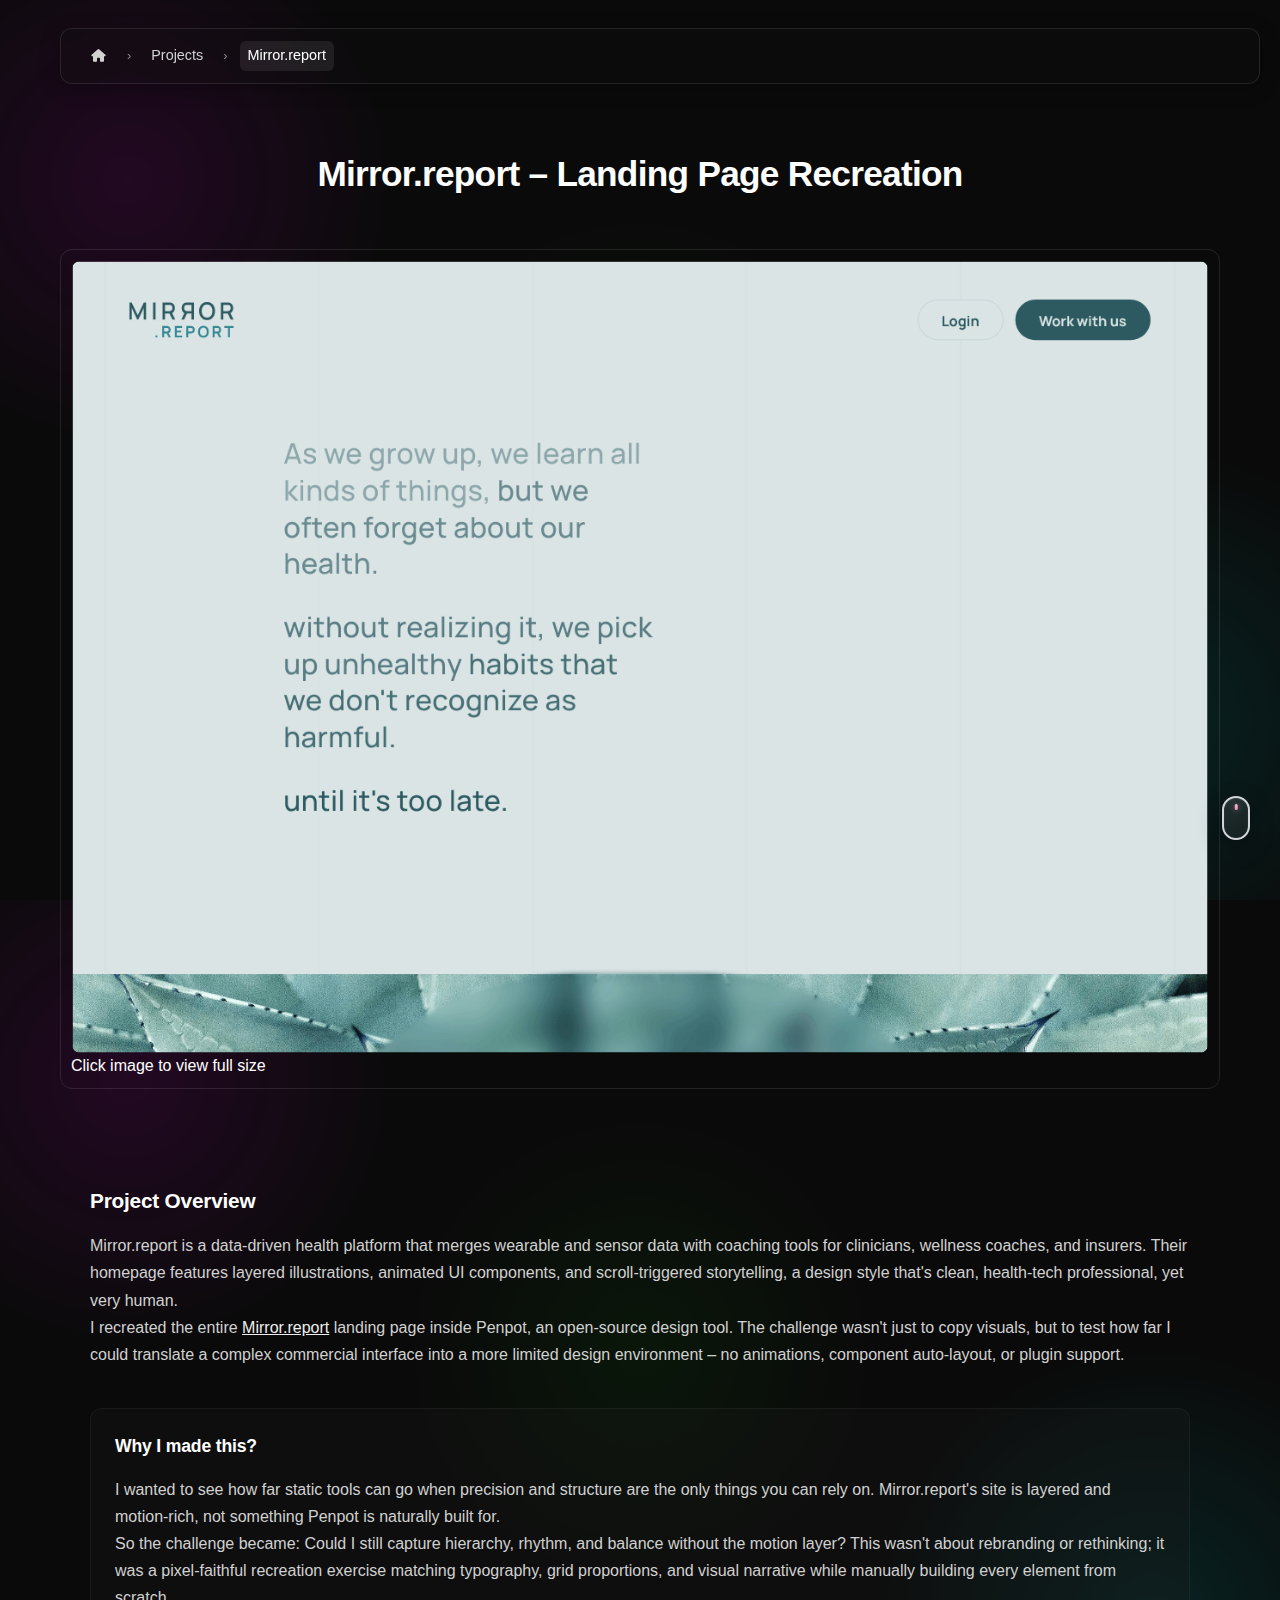
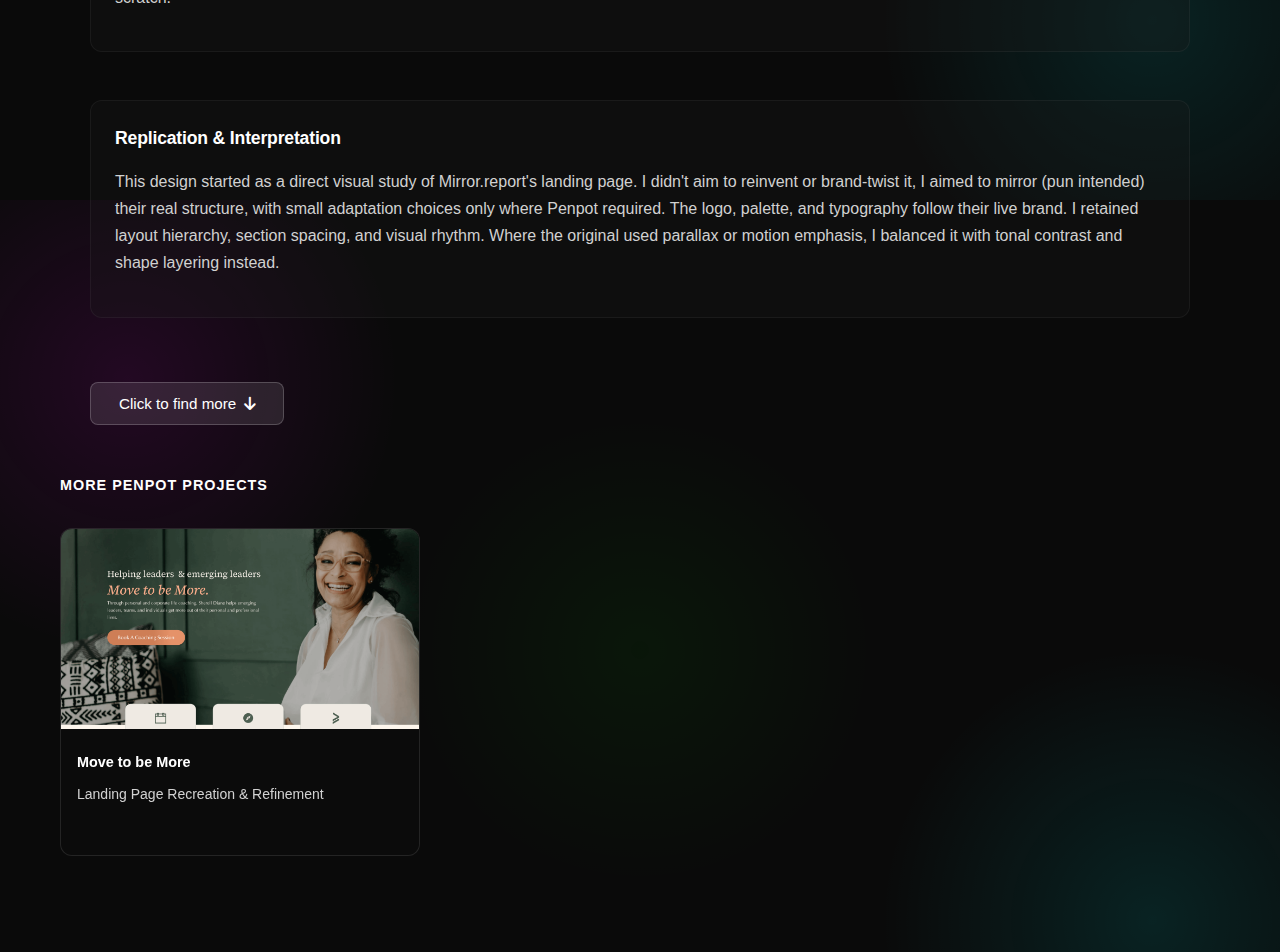
<file: penpot/mirror.html>
<!DOCTYPE html>
<html lang="en">
<head>
    <meta charset="UTF-8">
    <meta name="viewport" content="width=device-width, initial-scale=1.0">
    <title>Penpot Projects - Portfolio</title>
    <link rel="stylesheet" href="https://cdnjs.cloudflare.com/ajax/libs/font-awesome/6.5.2/css/all.min.css">
    <link rel="stylesheet" href="https://cdnjs.cloudflare.com/ajax/libs/font-awesome/4.7.0/css/font-awesome.min.css">
    <link rel="stylesheet" href="mua.css">
</head>

<body>
    <div class="container">
        <!-- Breadcrumb Navigation -->
        <nav class="breadcrumb-nav" aria-label="Breadcrumb">
            <div class="breadcrumb-item">
                <a href="../index.html" class="breadcrumb-link">
                    <span class="breadcrumb-home">
                            <i class="fas fa-home"></i> 
                    </span>
                </a>
            </div>
            <span class="breadcrumb-separator">›</span>
            <div class="breadcrumb-item">
                <a href="../projects.html" class="breadcrumb-link">Projects</a>
            </div>
            <span class="breadcrumb-separator">›</span>
            <div class="breadcrumb-item">
                <span class="breadcrumb-link current">Mirror.report</span>
            </div>
        </nav>


        <div class="project-header">
            <h1 class="project-title">Mirror.report – Landing Page Recreation</h1>
        </div>


       <div class="image-wrapper">
            <div class="image-container" onclick="openImageModal()">
                <img src="../penpot/assets/mirr.png" alt="Mirror.report" />

                <p class="click-instruction">Click image to view full size</p>

            </div>
       </div>


        <div class="image-modal" id="imageModal">
            <span class="close-btn" onclick="closeImageModal()">&times;</span>

            
            <div class="zoom-controls">
                <button class="zoom-btn" onclick="zoomIn()" title="Zoom In">+</button>
                <button class="zoom-btn" onclick="zoomOut()" title="Zoom Out">−</button>
                <button class="zoom-btn" onclick="resetZoom()" title="Reset Zoom">⌂</button>
            </div>
            
            <img src="../penpot/assets/mirror.png" alt="Mirror Expanded" class="modal-image" id="modalImage" />
            
            <!-- <iframe class="modal-figma" id="modalPenpot" style="border: 1px solid rgba(0, 0, 0, 0.1);" width="800" height="450" src="https://embed.figma.com/proto/lWnHLQRHX8T1VbuNxnccj1/Solemate?page-id=0%3A1&node-id=16-1258&viewport=-6651%2C-1839%2C1.48&scaling=min-zoom&content-scaling=fixed&starting-point-node-id=1%3A119&embed-host=share" allowfullscreen></iframe> -->

        </div>


        <div class="project-overview">
            <div class="project-brief">
                <h3>Project Overview</h3>
                <p class="project-description">Mirror.report is a data-driven health platform that merges wearable and sensor data with coaching tools for clinicians, wellness coaches, and insurers. Their homepage features layered illustrations, animated UI components, and scroll-triggered storytelling, a design style that's clean, health-tech professional, yet very human.
                    <br>I recreated the entire <a href="https://mirror.report/">Mirror.report</a> landing page inside Penpot, an open-source design tool. The challenge wasn't just to copy visuals, but to test how far I could translate a complex commercial interface into a more limited design environment – no animations, component auto-layout, or plugin support.</p>
                
                <br>
                <div class="highlight-section">
                    <h4>Why I made this?</h4>
                    <p class="project-description">I wanted to see how far static tools can go when precision and structure are the only things you can rely on. Mirror.report's site is layered and motion-rich, not something Penpot is naturally built for.
                        <br>So the challenge became: Could I still capture hierarchy, rhythm, and balance without the motion layer? This wasn't about rebranding or rethinking; it was a pixel-faithful recreation exercise matching typography, grid proportions, and visual narrative while manually building every element from scratch.</p>
                </div>
                
                <br><br>
                <div class="highlight-section">
                    <h4>Replication & Interpretation</h4>
                    <p class="project-description">This design started as a direct visual study of Mirror.report's landing page. I didn't aim to reinvent or brand-twist it, I aimed to mirror (pun intended) their real structure, with small adaptation choices only where Penpot required. The logo, palette, and typography follow their live brand. I retained layout hierarchy, section spacing, and visual rhythm. Where the original used parallax or motion emphasis, I balanced it with tonal contrast and shape layering instead. </p>
                </div>

                <br><br>
                <button class="expand-button" onclick="toggleExpanded()">
                    <span>Click to find more </span>
                    <!-- <span class="arrow">↓</span> -->
                     <span class="arrow">
                        <i class="fa-etch fa-solid fa-arrow-down"></i>
                    </span>
                </button>

                <div class="expandable-content" id="expandableContent">
                    <div class="highlight-section">
                        <h4>What I Learnt</h4>
                        <ul>
                            <li>Penpot's static nature forces you to understand alignment deeply. Everything has to feel right without motion cues.</li>
                            <li>Recreating a polished product site makes you appreciate spacing consistency and typography scaling far more than in auto-layout tools.</li>
                            <li>You notice how real landing pages rely on motion to imply depth and focus, and how to suggest those visually instead.</li>
                        </ul>
                    </div>

                    <br><br>
                    <div class="highlight-section">
                        <h4>Side Note</h4>
                        <p class="project-description">There's something refreshing about stripping a motion-heavy website down to static frames — it reveals how much of its polish actually comes from layout fundamentals. Penpot doesn't hand you grids or auto-alignment the way Penpot does, so every placement decision is deliberate. This project reminded me that great design starts with composition, not animation.</p>
                    </div>

                </div>
            </div>
        </div>

        <!-- <div class="dribbble-link">
            <a href="https://dribbble.com/Lapcha" class="dribbble-btn">
                🏀 View More on Dribbble
            </a>
        </div> -->

             
        <div class="related-projects">
            <h2 class="section-title">More Penpot Projects</h2>
            
            <div class="carousel-container">
                <div class="projects-carousel" id="projectsCarousel">

                    <!-- <div class="related-card" onclick="window.location.href='mirror.html'">
                        <img src="../penpot/assets/mirr.png" alt="Penpot Project">
                        <div class="related-card-content">
                            <h4>Mirror.report</h4>
                            <p class="project-description">A Landing Page Recreation</p>
                        </div>
                    </div> -->

                    <div class="related-card" onclick="window.location.href='move.html'">
                        <img src="../penpot/assets/move.png" alt="Penpot Project">
                        <div class="related-card-content">
                            <h4>Move to be More</h4>
                            <p class="project-description">Landing Page Recreation & Refinement</p>
                        </div>
                    </div>

                </div>
            </div>

            <!-- <div class="carousel-nav">
                <button class="carousel-btn" id="prevBtn" onclick="previousSlide()">
                    <i class="fas fa-chevron-left"></i>
                </button>
                <button class="carousel-btn" id="nextBtn" onclick="nextSlide()">
                    <i class="fas fa-chevron-right"></i>
                </button>
            </div>
            
            <div class="carousel-indicators" id="indicators"></div> -->

        </div>

    </div>

    <!-- Mouse-shaped scroll to top button -->
    <div class="mouse-scroll-button" onclick="scrollToTopMouse()" tabindex="0">
        <div class="mouse-wheel"></div>
        <div class="progress-fill"></div>
        <div class="progress-text">0%</div>
        <div class="tooltip">Scroll to top</div>
    </div>
    <div class="scroll-tag">scroll to top</div>

    <script src="topper.js"></script>

</body>

</html>
</file>
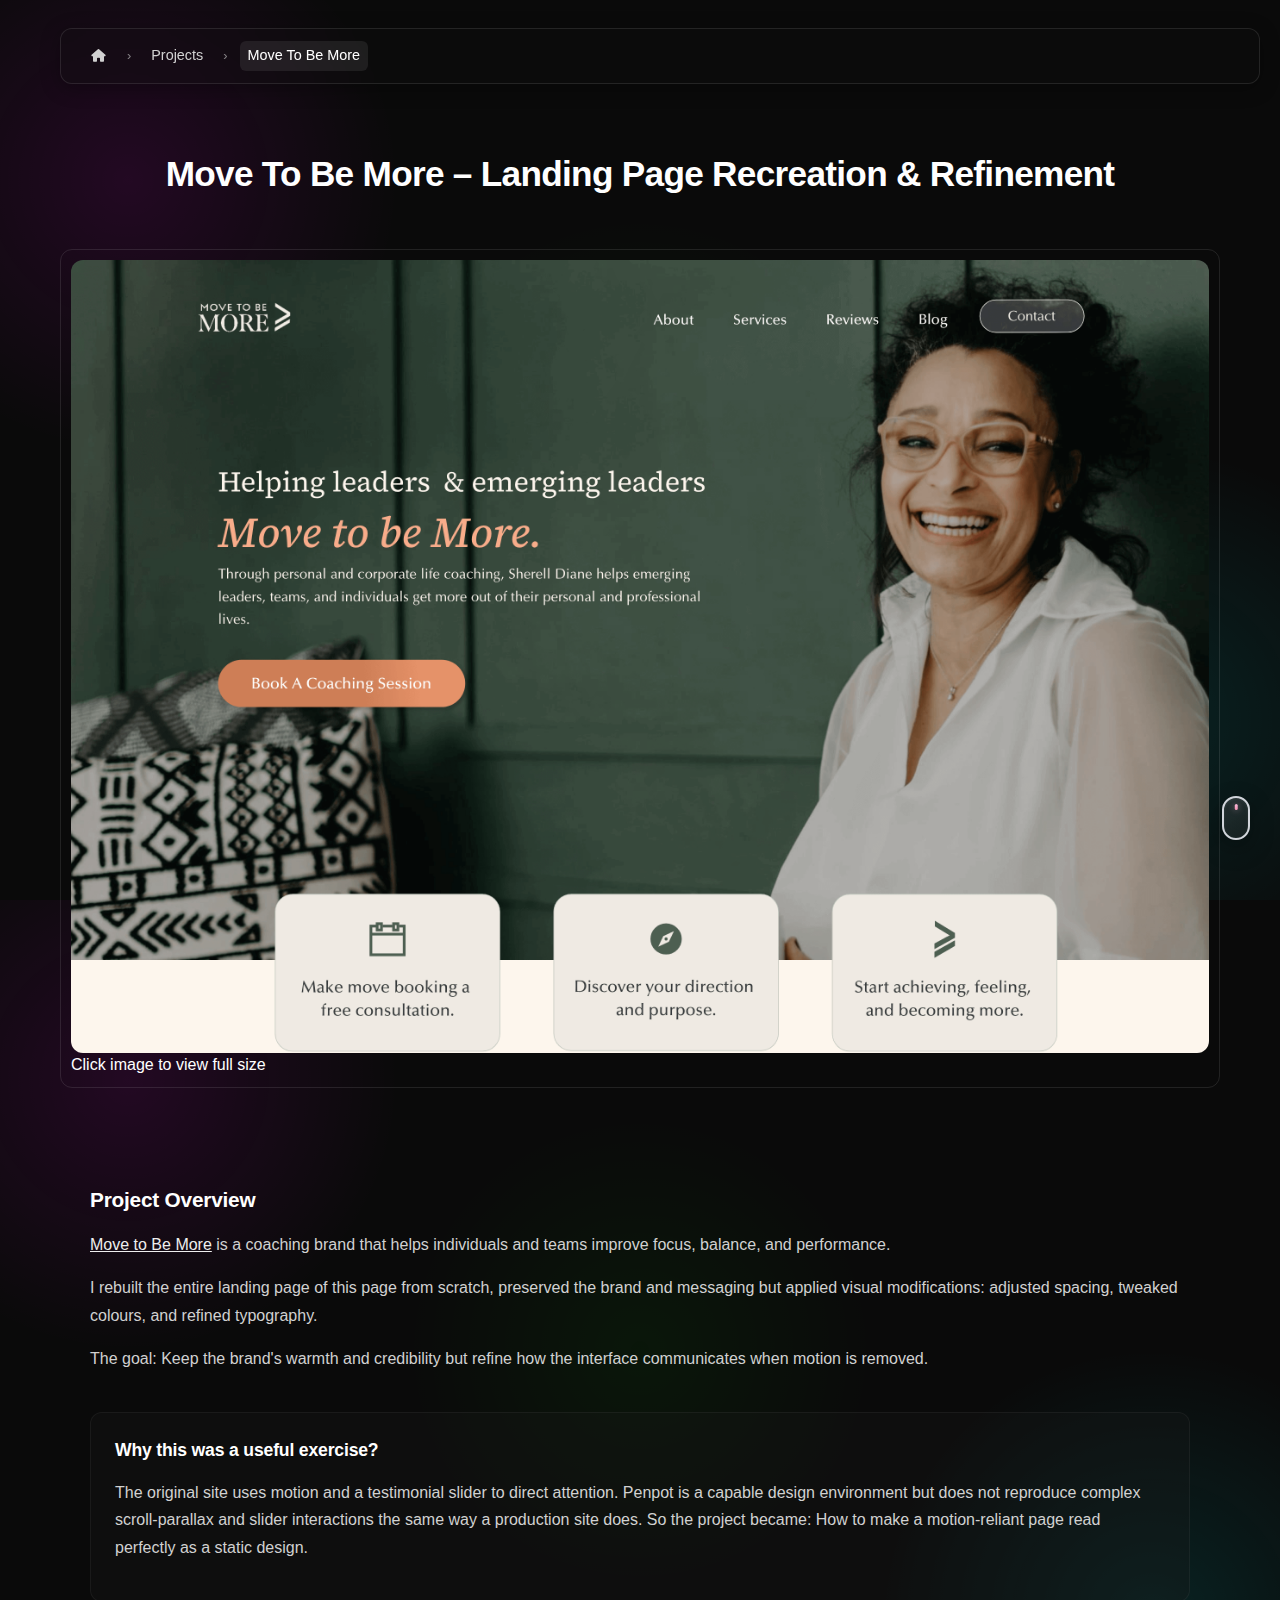
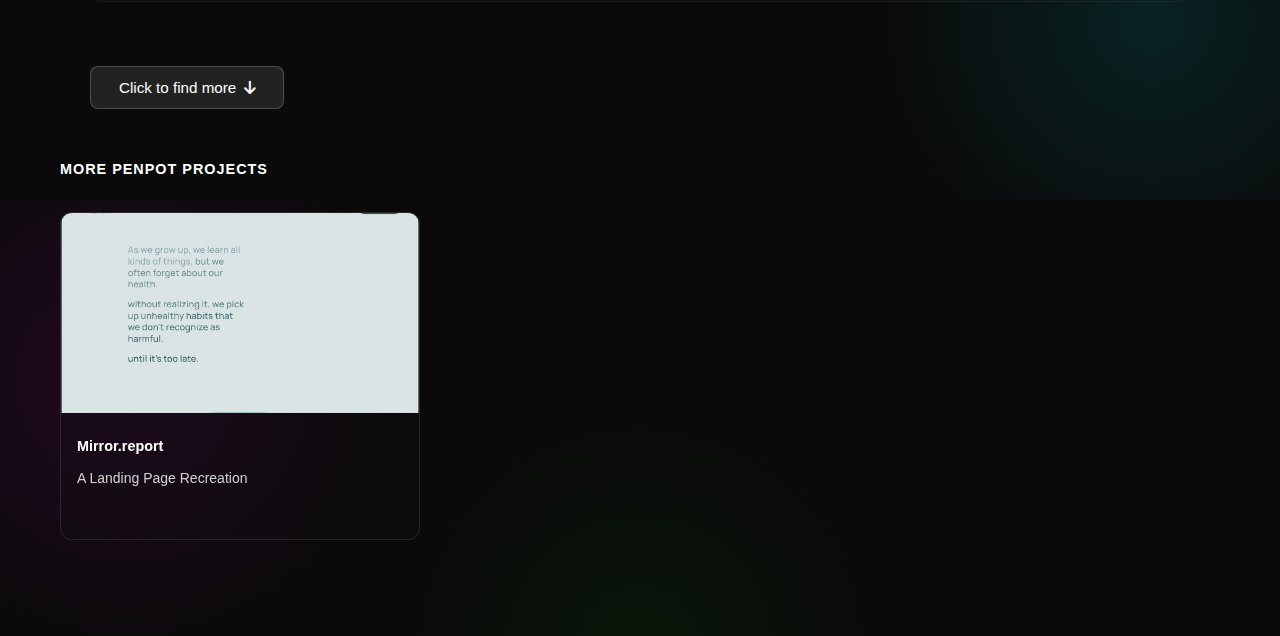
<file: penpot/move.html>
<!DOCTYPE html>
<html lang="en">
<head>
    <meta charset="UTF-8">
    <meta name="viewport" content="width=device-width, initial-scale=1.0">
    <title>Penpot Projects - Portfolio</title>
    <link rel="stylesheet" href="https://cdnjs.cloudflare.com/ajax/libs/font-awesome/6.5.2/css/all.min.css">
    <link rel="stylesheet" href="https://cdnjs.cloudflare.com/ajax/libs/font-awesome/4.7.0/css/font-awesome.min.css">
    <link rel="stylesheet" href="mua.css">
</head>

<body>
    <div class="container">
        <!-- Breadcrumb Navigation -->
        <nav class="breadcrumb-nav" aria-label="Breadcrumb">
            <div class="breadcrumb-item">
                <a href="../index.html" class="breadcrumb-link">
                    <span class="breadcrumb-home">
                            <i class="fas fa-home"></i> 
                    </span>
                </a>
            </div>
            <span class="breadcrumb-separator">›</span>
            <div class="breadcrumb-item">
                <a href="../projects.html" class="breadcrumb-link">Projects</a>
            </div>
            <span class="breadcrumb-separator">›</span>
            <div class="breadcrumb-item">
                <span class="breadcrumb-link current">Move To Be More</span>
            </div>
        </nav>

        <div class="project-header">
            <h1 class="project-title">Move To Be More – Landing Page Recreation & Refinement</h1>
        </div>

       <div class="image-wrapper">
            <div class="image-container" onclick="openImageModal()">
                <img src="../penpot/assets/move.png" alt="Move" />

                <p class="click-instruction">Click image to view full size</p>

            </div>
       </div>

        <div class="image-modal" id="imageModal">
            <span class="close-btn" onclick="closeImageModal()">&times;</span>

            <div class="zoom-controls">
                <button class="zoom-btn" onclick="zoomIn()" title="Zoom In">+</button>
                <button class="zoom-btn" onclick="zoomOut()" title="Zoom Out">−</button>
                <button class="zoom-btn" onclick="resetZoom()" title="Reset Zoom">⌂</button>
            </div>
            
            <img src="../penpot/assets/movemore.png" alt="Move Expanded" class="modal-image" id="modalImage" />
            
        </div>

        <div class="project-overview">
            <div class="project-brief">
                <h3>Project Overview</h3>
                <p class="project-description"><a href="https://movetobemore.com/">Move to Be More</a> is a coaching brand that helps individuals and teams improve focus, balance, and performance.</p> 
                    <p class="project-description">I rebuilt the entire landing page of this page from scratch, preserved the brand and messaging but applied visual modifications: adjusted spacing, tweaked colours, and refined typography.</p>
                    <p class="project-description">The goal: Keep the brand's warmth and credibility but refine how the interface communicates when motion is removed.</p>
                
                <br>
                <div class="highlight-section">
                    <h4>Why this was a useful exercise?</h4>
                    <p class="project-description">The original site uses motion and a testimonial slider to direct attention. Penpot is a capable design environment but does not reproduce complex scroll-parallax and slider interactions the same way a production site does. So the project became: How to make a motion-reliant page read perfectly as a static design.</p>
                </div>
              

                <br><br>
                <button class="expand-button" onclick="toggleExpanded()">
                    <span>Click to find more </span>
                    <!-- <span class="arrow">↓</span> -->
                     <span class="arrow">
                        <i class="fa-etch fa-solid fa-arrow-down"></i>
                    </span>
                </button>

                <div class="expandable-content" id="expandableContent">
                      
                    <div class="highlight-section">
                        <h4>Replication & Interpretation</h4>
                        <p class="project-description">All changes were intentional for clarity, contrast, and visual balance, not just stylistic preference.</p>
                        <ul>
                            <li><b>Hero section:</b> Refined CTA color & radius for stronger contrast and friendlier feel.</li>
                            <li><b>Icon cards:</b>  Added consistent spacing, softened shapes, unified color tone for clarity.</li>
                            <li><b>Service blocks:</b>  Introduced defined card backgrounds and hierarchy for easier scanning.</li>
                            <li><b>Testimonials:</b>  Displayed static cards with balanced padding (no slider motion).</li>
                            <li><b>Overall layout:</b>  Increased breathing room, unified radii, improved typography scale and contrast.</li>
                        </ul>
                    </div>

                    <br><br>
                    <div class="highlight-section">
                        <h4>What this proves</h4>
                        <ul>
                            <li>I refine real interfaces, improving what already exists through structure and rhythm.</li>
                            <li>I understand how perception, contrast, and balance shape trust and legibility in professional sites.</li>
                            <li>I prioritize clarity over effects, proving that motion isn't required for hierarchy to work.</li>
                            <li>My process is analytical: observe → map hierarchy → simplify → balance → unify.</li>
                        </ul>
                    </div>

                    <br><br>
                    <div class="highlight-section">
                        <h4>Side Note</h4>
                        <p class="project-description">The project reminded me how motion often hides structural weakness. When you remove animation, spacing, contrast, and proportion have to carry all the weight and that's where true design control shows.</p>
                    </div>

                </div>
            </div>
        </div>

        <!-- <div class="dribbble-link">
            <a href="https://dribbble.com/Lapcha" class="dribbble-btn">
                🏀 View More on Dribbble
            </a>
        </div> -->

        
        <div class="related-projects">
            <h2 class="section-title">More Penpot Projects</h2>
            
            <div class="carousel-container">
                <div class="projects-carousel" id="projectsCarousel">

                    <div class="related-card" onclick="window.location.href='mirror.html'">
                        <img src="../penpot/assets/mirr.png" alt="Penpot Project">
                        <div class="related-card-content">
                            <h4>Mirror.report</h4>
                            <p class="project-description">A Landing Page Recreation</p>
                        </div>
                    </div>

                    <!-- <div class="related-card" onclick="window.location.href='move.html'">
                        <img src="../penpot/assets/move.png" alt="Penpot Project">
                        <div class="related-card-content">
                            <h4>Move to be More</h4>
                            <p class="project-description">Landing Page Recreation & Refinement</p>
                        </div>
                    </div> -->

                </div>
            </div>

            <!-- <div class="carousel-nav">
                <button class="carousel-btn" id="prevBtn" onclick="previousSlide()">
                    <i class="fas fa-chevron-left"></i>
                </button>
                <button class="carousel-btn" id="nextBtn" onclick="nextSlide()">
                    <i class="fas fa-chevron-right"></i>
                </button>
            </div>
            
            <div class="carousel-indicators" id="indicators"></div> -->

        </div>

    </div>

    <!-- Mouse-shaped scroll to top button -->
    <div class="mouse-scroll-button" onclick="scrollToTopMouse()" tabindex="0">
        <div class="mouse-wheel"></div>
        <div class="progress-fill"></div>
        <div class="progress-text">0%</div>
        <div class="tooltip">Scroll to top</div>
    </div>
    <div class="scroll-tag">scroll to top</div>

    <script src="topper.js"></script>

</body>

</html>
</file>
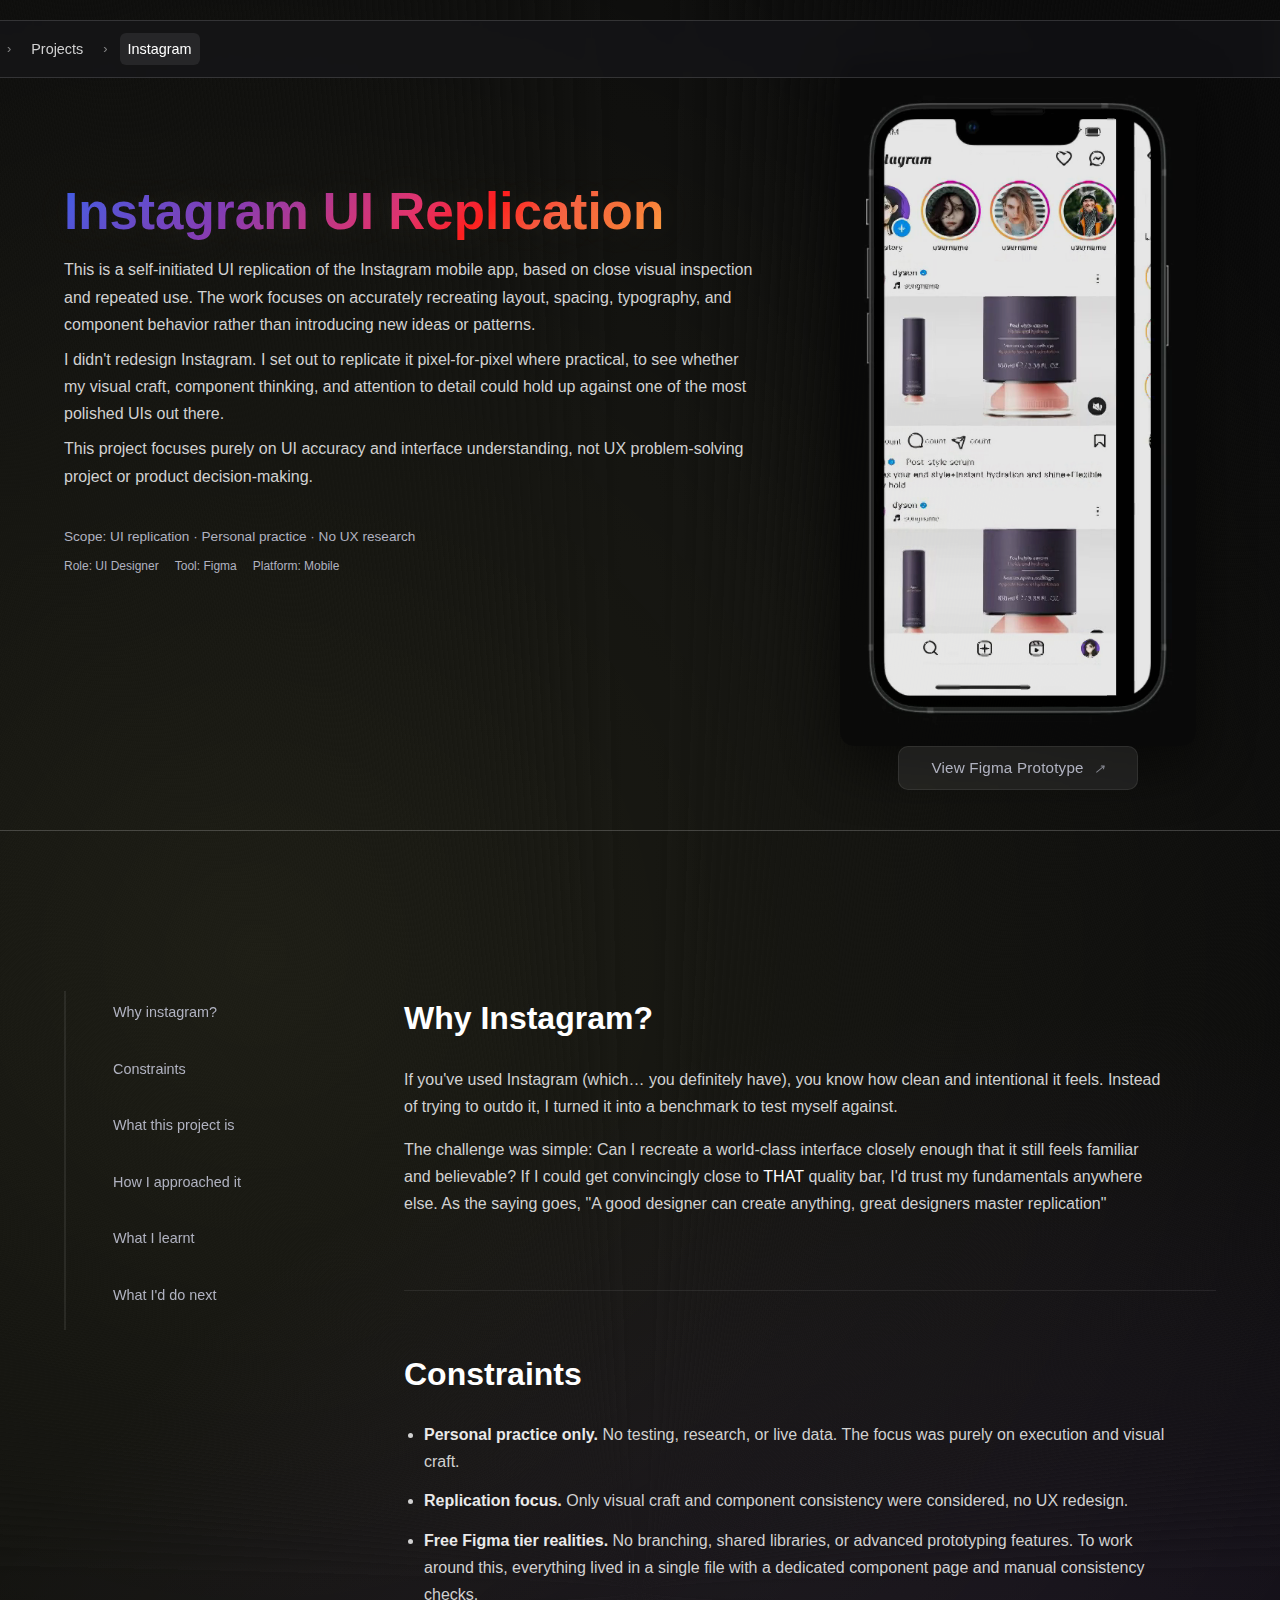
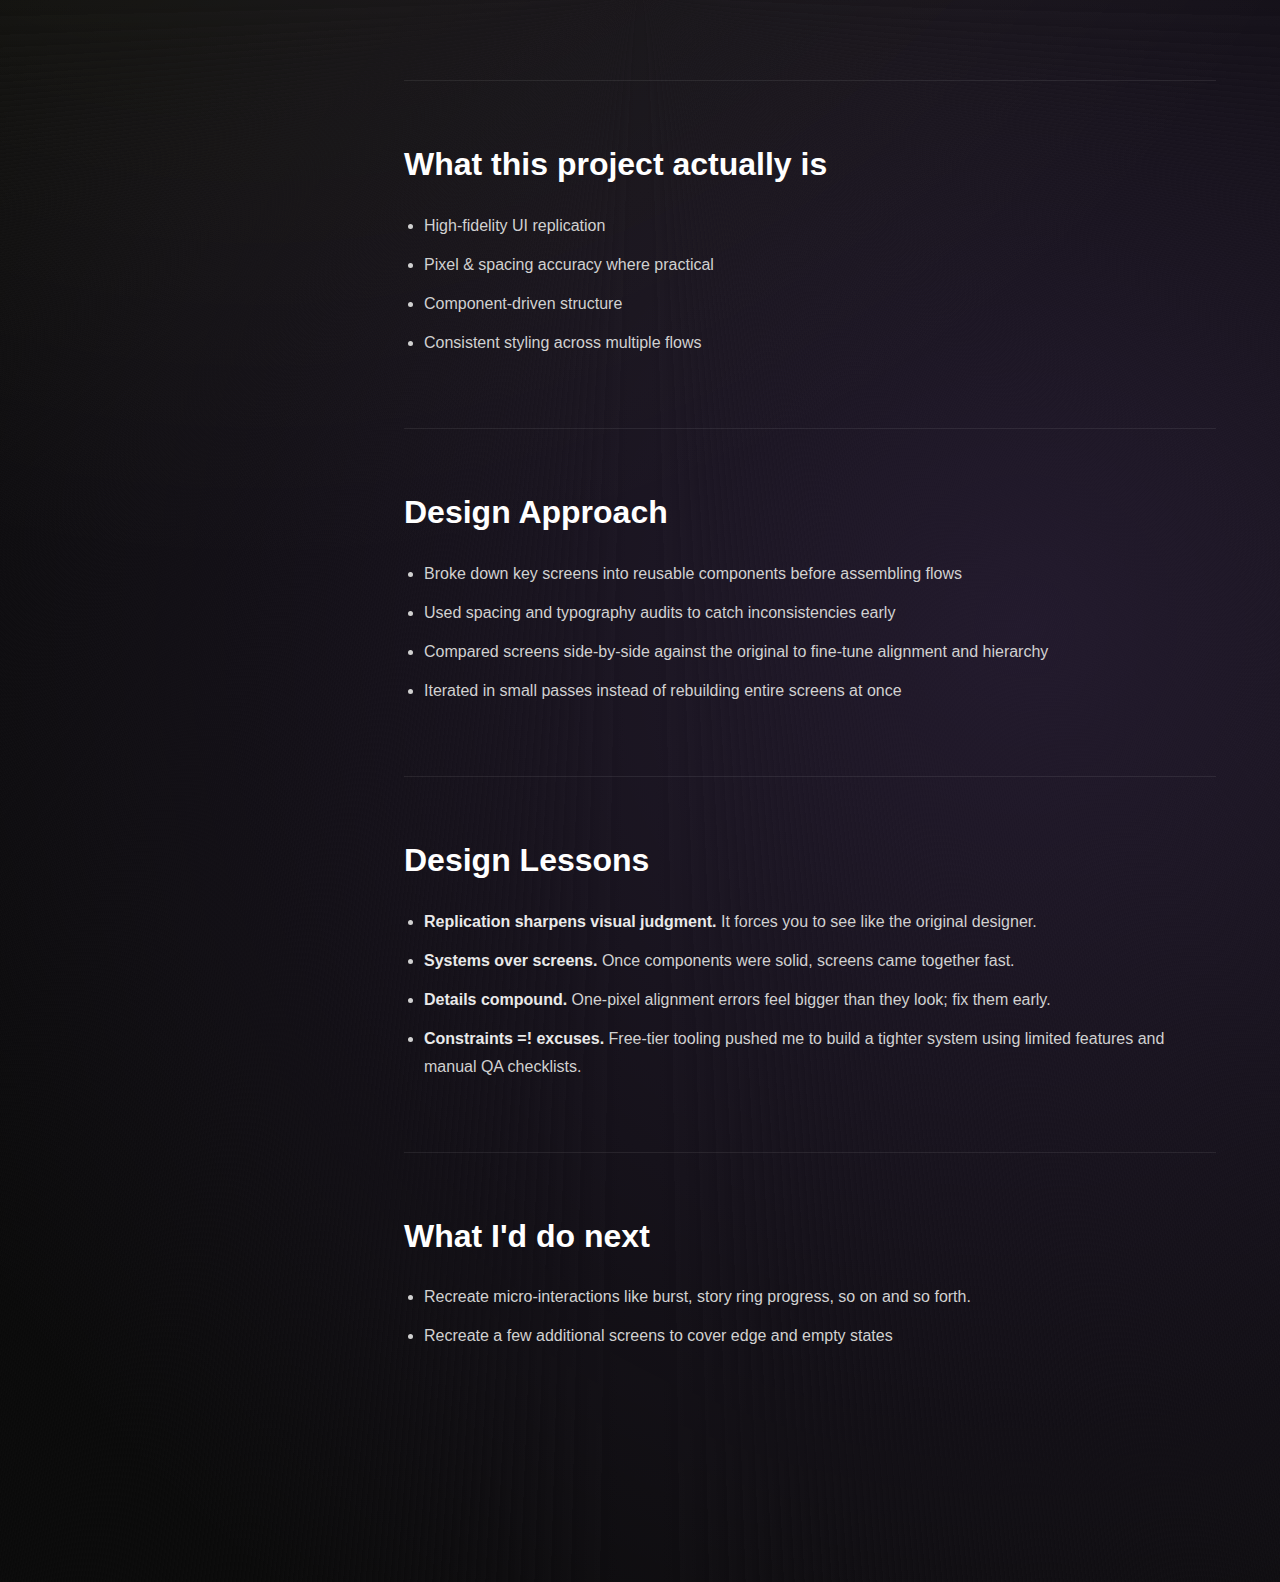
<file: case-studies/insta/insta.html>
<!DOCTYPE html>
<html lang="en">
<head>
  <meta charset="UTF-8" />
  <meta name="viewport" content="width=device-width, initial-scale=1.0" />
  <title>Instagram – UI Case Study</title>
  <link rel="stylesheet" href="https://cdnjs.cloudflare.com/ajax/libs/font-awesome/4.7.0/css/font-awesome.min.css">
  <link rel="stylesheet" href="https://cdnjs.cloudflare.com/ajax/libs/font-awesome/6.5.2/css/all.min.css">

  <style>
    :root{
      --bg: #0a0a0a;
      --panel: #121726;
      --text-main: #ffffff;
      --text-body: #d1d1d1;
      --text-muted: #b0b2c0;
      --accent:  linear-gradient(
          135deg, 
          #405DE6 0%,   /* Royal Blue */
          #833AB4 25%,  /* Purple */
          #C13584 40%,  /* Dark Pink */
          #E1306C 50%,  /* Purple-Red */
          #FD1D1D 60%,  /* Red */
          #F56040 70%,  /* Dark Orange */
          #F77737 80%,  /* Orange */
          #FCAF45 90%,  /* Yellow */
          #FFDC80 100%  /* Light Yellow */ );
      --neon-purple: rgba(180, 120, 255, 0.14);
      --divider: rgba(255,255,255,.08);
      --radius: 16px;
      --card-bg:  rgba(30, 30, 40, 0.3);
      --border-subtle:  rgba(255, 255, 255, 0.05);
      --border:  rgba(255, 255, 255, 0.14);
      --transition:  all 0.3s ease;
    }

    *{ 
      box-sizing: border-box; 
      margin: 0; 
      padding: 0; 
      scrollbar-width: thin;
      caret-color: transparent;
    }


    body{
      background: var(--bg);
      color: var(--text-main);
      font-family: 'Inter', -apple-system, BlinkMacSystemFont, sans-serif;
      line-height: 1.7;
      font-size: 16px;
      background-image: radial-gradient(circle at 20% 30%, rgba(255, 255, 150, 0.08), transparent 50%),
                        radial-gradient(circle at 80% 70%, var(--neon-purple), transparent 50%),
                        repeating-radial-gradient(circle at center, rgba(255, 255, 255, 0.01) 1px, transparent 2px);
      overflow-x: hidden;
    }

    .container{
      max-width: 1200px;
      margin: auto;
      padding: 64px 24px 160px;
    }


    /* Breadcrumb Navigation */
    .contain {
      max-width: 1400px;
      margin: 0 auto;
      padding-left: 20px;
      padding-right: 20px;
    }

    .breadcrumb-nav {
      display: flex;
      align-items: center;
      justify-self: center;
      gap: 0.5rem;
      font-size: 0.9rem;
      background: var(--card-bg);
      backdrop-filter: blur(10px);
      padding: 12px 20px;
      border-radius: var(--radius);
      border: 1px solid var(--border);
      position: fixed;
      top: 20px;
      z-index: 999; 
      width: 1400px;
    }

    .breadcrumb-item {
      display: flex;
      align-items: center;
      gap: 0.5rem;
    }

    .breadcrumb-link {
      color: var(--text-body);
      text-decoration: none;
      transition: var(--transition);
      padding: 4px 8px;
      border-radius: 6px;
      position: relative;
    }

    .breadcrumb-link:hover {
      color: var(--text-main);
      background: rgba(255, 255, 255, 0.05);
      transform: translateY(-1px);
    }

    .breadcrumb-link.current {
      color: var(--text-main);
      font-weight: 500;
      background: rgba(255, 255, 255, 0.08);
      cursor: default;
    }

    .breadcrumb-separator {
      color: var(--text-body);
      opacity: 0.6;
      font-size: 0.8rem;
      margin: 0 0.25rem;
    }

    .breadcrumb-home {
      display: inline-flex;
      align-items: center;
      justify-content: center;
      width: 18px;
      height: 18px;
      font-size: 0.8rem;
      transition: all 0.3s ease;
    }

    .title {
      font-size: clamp(2.4rem,5vw,3.2rem);
      line-height: 1.1;
      margin-bottom: 16px;
      background: var(--accent);
      -webkit-background-clip: text;
      -webkit-text-fill-color: transparent;
      background-clip: text;
      text-shadow: 0 0 40px rgba(255, 244, 228, 0.1);
  }

    h2{
      font-size: clamp(1.6rem,3vw,2rem);
      margin-bottom: 20px;
    }

    h3{
      font-size: 1.1rem;
      margin-bottom: 8px;
      color: #fff;
    }

    p{ 
      max-width: 760px; 
      color: var(--text-body);
       margin-bottom: 16px; 
    }

    ul{ 
      max-width: 760px; 
      margin-left: 20px; 
    }

    li{ 
      margin-bottom: 12px; 
      color: var(--text-body); 
    }

    .divider{ 
      height: 1px; 
      background: var(--divider); 
      margin: 56px 0; 
    }


    /* HERO */
    .hero{
      display: grid;
      grid-template-columns: 1.4fr 0.8fr;
      gap: 64px;
      align-items: start;
      min-height: 85vh;
      padding-bottom: 40px;

    }

    .hero-text{
      margin-bottom: 0;
      padding-top: 120px;

    }

    .hero-text p{
      margin-bottom: 8px;
    }

    .hero-divider{ 
      width: 1400px;
      height: 1px; 
      justify-self: center;
      background: rgba(255,255,255,0.2); 
      /* margin: 20px 0;  */
    }

    .meta{
      font-size: .85rem;
      color: var(--text-muted);
      margin-bottom: 12px;
    }

    .meta-row{
      display: flex;
      gap: 16px;
      font-size: .75rem;
      color: var(--text-muted);
      flex-wrap: wrap;
    }

    .hero-right {
      position: relative;
      display: flex;
      flex-direction: column;
      align-items: center;
    }

    .hero-right::before {
      content: "";
      position: absolute;
      inset: -60px;
      filter: blur(65px);
      z-index: -1;
    }

    .hero-right video{
      width: 90%;
      max-width: 380px;
      border-radius: 14px;
      box-shadow: 0 20px 60px rgba(0,0,0,.6);
      opacity:  0.9;
    }

  /* Subtle Prototype Link */
    .subtle-prototype-link {
      display: inline-flex;
      align-items: center;
      justify-content: center;
      gap: 10px;
      margin-top: 0;
      padding: 8px 32px;
      color: var(--text-muted);
      text-decoration: none;
      font-size: 0.95rem;
      font-weight: 500;
      letter-spacing: 0.2px;
      transition: all 0.4s cubic-bezier(0.4, 0, 0.2, 1);
      border-radius: 10px;
      position: relative;
      background: rgba(255, 255, 255, 0.08);
      border: 1px solid rgba(255, 255, 255, 0.08);
      backdrop-filter: blur(8px);
    }

    /* Animated gradient border on hover */
    .subtle-prototype-link::before {
      content: '';
      position: absolute;
      inset: 0;
      border-radius: 10px;
      padding: 1px;
      background: linear-gradient(135deg, 
        rgba(180, 120, 255, 0.4), 
        rgba(120, 200, 255, 0.3),
        rgba(180, 120, 255, 0.4)
      );
      -webkit-mask: linear-gradient(#fff 0 0) content-box, linear-gradient(#fff 0 0);
      -webkit-mask-composite: xor;
      mask-composite: exclude;
      opacity: 0;
      transition: opacity 0.4s ease;
    }

    /* Glow effect */
    .subtle-prototype-link::after {
      content: '';
      position: absolute;
      inset: -20px;
      background: radial-gradient(
        circle at center,
        rgba(180, 120, 255, 0.15),
        transparent 70%
      );
      opacity: 0;
      transition: opacity 0.4s ease;
      z-index: -1;
      filter: blur(20px);
    }

    .subtle-prototype-link:hover {
      color: var(--text-primary);
      background: rgba(180, 120, 255, 0.08);
      border-color: rgba(180, 120, 255, 0.2);
      transform: translateY(-2px);
      box-shadow: 0 8px 24px rgba(180, 120, 255, 0.2);
    }

    .subtle-prototype-link:hover::before {
      opacity: 1;
    }

    .subtle-prototype-link:hover::after {
      opacity: 1;
    }

    .subtle-prototype-link i {
      font-size: 0.8rem;
      transition: all 0.4s cubic-bezier(0.4, 0, 0.2, 1);
      opacity: 0.7;
    }

    .subtle-prototype-link:hover i {
      transform: translateX(5px);
      opacity: 1;
    }

    .link-text {
      position: relative;
    }


    /* LAYOUT */
    .layout{
      display: grid;
      grid-template-columns: 260px 1fr;
      gap: 80px;
      margin-top: 160px;
    }

    .toc{
      position: sticky;
      top: 120px;
      border-left: 2px solid var(--divider);
      padding-left: 16px;
      align-self: start;
      scroll-behavior: smooth;
    }

    .toc ul{ 
      list-style: none; 
    }

    .toc li{ 
      margin-bottom: 14px; 
    }

    .toc a{ 
      color: var(--text-muted); 
      font-size: .9rem; 
      text-decoration: none; 
      display: block;
      padding: 8px 10px;
      transition:  all 0.3s ease;
      border:  1px solid transparent;
      border-radius:  8px;
    }

    .toc a:hover{ 
      color: var(--text-main);
      text-decoration: none;
      transform: translateX(4px);

      background:  rgba(255, 255, 255, 0.05);
      border-color:  var(--border-subtle);
    }

    .toc a.active {
      color: var(--text-main);
      font-weight:  600;
      transform: translateX(4px);

      background: rgba(186, 130, 255, 0.16);
      border-color: #6e36b280;
      box-shadow: 0 0 15px rgba(166, 93, 255, 0.3);
    }

    section{ 
      margin-bottom: 72px; 
      scroll-margin-top: 120px; 
    }

    strong {
      color: #e9e9e9;
    }

    em {
      color: var(--text-main);
      font-style: normal;
      font-weight: 500;
    }


    @media(max-width: 900px){
      .hero{ grid-template-columns: 1fr; min-height: auto; }
      .layout{ grid-template-columns: 1fr; }
      .toc{ position: relative; top: 0; border-left: none; padding-left: 0; margin-bottom: 48px; }
    }

  </style>

</head>

<body>
  <!-- Breadcrumb Navigation -->
  <div class="contain">
      <nav class="breadcrumb-nav" aria-label="Breadcrumb">
            <div class="breadcrumb-item">
                <a href="../../index.html" class="breadcrumb-link">
                    <span class="breadcrumb-home">
                      <i class="fas fa-home"></i> 
                    </span>
                </a>
            </div>

            <span class="breadcrumb-separator">›</span>
            <div class="breadcrumb-item">
                <a href="../../projects.html" class="breadcrumb-link">Projects</a>
            </div>
            <span class="breadcrumb-separator">›</span>
            <div class="breadcrumb-item">
                <span class="breadcrumb-link current">Instagram</span>
            </div>
      </nav>
  </div> 

  <main class="container">

    <header class="hero">
      <div class="hero-text">
        <h1 class="title">Instagram UI Replication</h1>
        <p>
          This is a self-initiated UI replication of the Instagram mobile app, based on close visual inspection and repeated use.
          The work focuses on accurately recreating layout, spacing, typography, and component behavior rather than introducing new ideas or patterns.
        </p>
        <p>
          I didn't redesign Instagram. I set out to replicate it pixel-for-pixel where practical, to see whether my visual craft,
          component thinking, and attention to detail could hold up against one of the most polished UIs out there.
        </p>
        <p>This project focuses purely on UI accuracy and interface understanding, not UX problem-solving project or product decision-making.</p>

        <br>
        <p class="meta">Scope:  UI replication · Personal practice · No UX research</p>

        <div class="meta-row">
          <span>Role:  UI Designer</span>
          <span>Tool:  Figma</span>
          <span>Platform:  Mobile</span>
        </div>

      </div>

      <div class="hero-right">
        <video autoplay muted loop playsinline>
          <source src="./img/ig.mp4" type="video/mp4" />
        </video>

        <a
          href="https://embed.figma.com/proto/sqxmnAWBcohDO0eKaDJiow/Instagram?page-id=0%3A1&node-id=201-25&p=f&viewport=692%2C190%2C0.04&scaling=scale-down&content-scaling=fixed&starting-point-node-id=201%3A25&embed-host=share"
          target="_blank"
          rel="noopener"
          class="subtle-prototype-link"
        >
          <span class="link-text">View Figma Prototype</span>
          <i>↗</i>
        </a>
      </div>

    </header>
    <div class="hero-divider"></div>

    <div class="layout">
      <nav class="toc">
        <ul>
          <li><a href="#why">Why instagram?</a></li>
          <li><a href="#constraints">Constraints</a></li>
          <li><a href="#project">What this project is</a></li>
          <li><a href="#process">How I approached it</a></li>
          <li><a href="#lessons">What I learnt</a></li>
          <li><a href="#next">What I'd do next</a></li>
        </ul>
      </nav>

      <div class="content">
        <section id="why">
          <h2>Why Instagram?</h2>
          <p>If you've used Instagram (which… you definitely have), you know how clean and intentional it feels. Instead of trying to outdo it, I turned it into a benchmark to test myself against. 
            <p>The challenge was simple: Can I recreate a world-class interface closely enough that it still feels familiar and believable? If I could get convincingly close to <em>THAT</em> quality bar, I'd trust my fundamentals anywhere else. As the saying goes, "A good designer can create anything, great designers master replication"</p>
        </section>
        <div class="divider"></div>


        <section id="constraints">
          <h2>Constraints</h2>
          <ul>
            <li><strong>Personal practice only.</strong> No testing, research, or live data. The focus was purely on execution and visual craft.</li>
            <li><strong>Replication focus.</strong> Only visual craft and component consistency were considered, no UX redesign.</li>
            <li><strong>Free Figma tier realities.</strong> No branching, shared libraries, or advanced prototyping features. To work around this, everything lived in a single file with a dedicated component page and manual consistency checks.</li>
          </ul>
        </section>
        <div class="divider"></div>


        <section id="project">
          <h2>What this project actually is</h2>
          <ul>
            <li>High-fidelity UI replication</li>
            <li>Pixel & spacing accuracy where practical</li>
            <li>Component-driven structure</li>
            <li>Consistent styling across multiple flows</li>
          </ul>

        </section>
        <div class="divider"></div>

        <section id="process">
          <h2>Design Approach</h2>
          <ul>
            <li>Broke down key screens into reusable components before assembling flows</li>
            <li>Used spacing and typography audits to catch inconsistencies early</li>
            <li>Compared screens side-by-side against the original to fine-tune alignment and hierarchy</li>
            <li>Iterated in small passes instead of rebuilding entire screens at once</li>
          </ul>
        </section>
        <div class="divider"></div>

        <section id="lessons">
          <h2>Design Lessons</h2>

          <!-- <div class="problem-block">
            <h3>Cleaner, more purposeful onboarding</h3>
            <p>I removed redundant CTAs and introduced a clearer entry path. “Create Account” is the primary action, with an obvious “Already have an account?” option for returning users. Simple, direct, and no unnecessary decisions upfront. <a href="#problem-onboarding" class="jump-link">↑ View issue</a></p>
          </div> -->

          <ul>
            <li><strong>Replication sharpens visual judgment.</strong>  It forces you to see like the original designer.</li>
            <li><strong>Systems over screens.</strong> Once components were solid, screens came together fast.</li>
            <li><strong>Details compound.</strong> One-pixel alignment errors feel bigger than they look; fix them early.</li>
            <li><strong>Constraints =! excuses.</strong> Free-tier tooling pushed me to build a tighter system using limited features and manual QA checklists.</li>
          </ul>

        </section>
        <div class="divider"></div>
 

        <section id="next">
          <h2>What I'd do next</h2>
          <ul>
            <li>Recreate micro-interactions like burst, story ring progress, so on and so forth.</li>
            <li>Recreate a few additional screens to cover edge and empty states</li>
          </ul>
        </section>

        
      </div>
    </div>

  </main>

  <script>
    // if ('scrollRestoration' in history) {
    //   history.scrollRestoration = 'manual';
    // }

    // window.addEventListener('load', () => {
    //   if (window.location.hash) {
    //     history.replaceState(null, '', window.location.pathname);
    //   }
    //   window.scrollTo(0, 0);
    // });
    
    
    const sections = document.querySelectorAll("section[id]");
    const tocLinks = document.querySelectorAll(".toc a");

    let isTocClickScrolling = false;

    const observer = new IntersectionObserver(
      entries => {
        if (isTocClickScrolling) return;

        entries.forEach(entry => {
          if (entry.isIntersecting) {
            tocLinks.forEach(link => link.classList.remove("active"));

            const activeLink = document.querySelector(
              `.toc a[href="#${entry.target.id}"]`
            );
            if (activeLink) activeLink.classList.add("active");
          }
        });
      },
      {
        rootMargin: "-45% 0px -45% 0px",
        threshold: 0
      }
    );

    sections.forEach(section => observer.observe(section));

    // Smooth TOC scrolling
    tocLinks.forEach(link => {
      link.addEventListener("click", e => {
        e.preventDefault();
        isTocClickScrolling = true;

        const targetId = link.getAttribute("href").replace("#", "");
        const targetSection = document.getElementById(targetId);
        if (!targetSection) return;

        tocLinks.forEach(l => l.classList.remove("active"));
        link.classList.add("active");

        targetSection.scrollIntoView({
          behavior: "smooth",
          block: "start"
        });

        // Re-enable observer after scroll settles
        setTimeout(() => {
          isTocClickScrolling = false;
        }, 600);
      });
    });
  </script>

</body>

</html>
</file>
<file: figma/mua.css>
* {
            margin: 0;
            padding: 0;
            box-sizing: border-box;
            scrollbar-width: thin;
            caret-color: transparent;

        }

        :root {
            --bg-color: #0a0a0a;
            /* --card-bg: rgba(18, 18, 18, 0.3); */
            --card-bg: rgba(30, 30, 40, 0.3);
            --card-hover: rgba(26, 26, 26, 0.5);
            --text-primary: #ffffff;
            --text-secondary: #d1d1d1;
            --border-radius: 12px;
            --spacing: 10px;
            --transition: all 0.3s ease;
            --border: rgba(255, 255, 255, 0.1);
        }

        html,
        body {
            height: 100%;
        }

        body {
            font-family: "Inter", sans-serif;
            background-color: var(--bg-color);
            color: var(--text-primary);
            line-height: 1.5;
            padding: 8px;
            background-image: radial-gradient(circle at 10% 20%, rgba(255, 0, 255, 0.1) 0%, transparent 20%),
                radial-gradient(circle at 90% 80%, rgba(0, 255, 255, 0.1) 0%, transparent 20%),
                radial-gradient(circle at 50% 50%, rgba(0, 255, 0, 0.05) 0%, transparent 30%);
        }

        a{
            color:#eeeeee;
        }

        a:visited {
            color: #bbbbbb;
        }
        
        .container {
            max-width: 1200px;
            margin: 0 auto;
            padding: 20px;
            min-height: 100vh;
        }

        .glass-effect {
            background: rgba(18, 18, 18, 0.3);
            backdrop-filter: blur(10px);
            -webkit-backdrop-filter: blur(10px);
            border: 1px solid rgba(255, 255, 255, 0.1);
        }

         /* Breadcrumb Navigation */
        .breadcrumb-nav {
            z-index: 999;
            width: 1200px;
            max-width: 1400px;
            box-shadow: 0 4px 20px rgba(0, 0, 0, 0.3);
            position: fixed;
            display: flex;
            align-items: center;
            gap: 0.5rem;
            margin-bottom: 2rem;
            font-size: 0.9rem;
            background: var(--card-bg);
            backdrop-filter: blur(10px);
            padding: 12px 20px;
            border-radius: var(--border-radius);
            border: 1px solid var(--border);

        }

        .breadcrumb-item {
            display: flex;
            align-items: center;
            gap: 0.5rem;
        }

        .breadcrumb-link {
            color: var(--text-secondary);
            text-decoration: none;
            transition: var(--transition);
            padding: 4px 8px;
            border-radius: 6px;
            position: relative;
        }

        .breadcrumb-link:hover {
            color: var(--text-primary);
            background: rgba(255, 255, 255, 0.05);
            transform: translateY(-1px);
        }

        .breadcrumb-link.current {
            color: var(--text-primary);
            font-weight: 500;
            background: rgba(255, 255, 255, 0.08);
            cursor: default;
        }

        .breadcrumb-separator {
            color: var(--text-secondary);
            opacity: 0.6;
            font-size: 0.8rem;
            margin: 0 0.25rem;
        }

        .breadcrumb-home {
            display: inline-flex;
            align-items: center;
            justify-content: center;
            width: 18px;
            height: 18px;
            font-size: 0.8rem;
            transition: var(--transition);
        }

        .project-header {
            padding-top: 120px ;
            text-align: center;
            margin-bottom: 3rem;
        }

        .project-title {
            font-size: 2.2rem;
            font-weight: 700;
            margin-bottom: 1rem;
            color: var(--text-primary);
            letter-spacing: -0.02em;
        }

        .image-wrapper {
            display: flex;
            justify-content: center;
            align-items: center;
            margin-bottom: 3rem;
        }
        
        .image-container {
            display: inline-block; 
            margin: 0 auto 3rem; 
            padding: 10px;
            border-radius: 12px;
            border: 1px solid rgba(255,255,255,0.1);
            cursor: pointer;
            transition: transform 0.3s ease;
            position: relative;
        }

        .image-container:hover {
            transform: translateY(-3px);
            border-color: rgba(255,255,255,0.3);
        }

        .image-container img {
            display: block;
            height: auto;
            max-width: 100%;
            border-radius: 12px;
            object-fit: cover;
        }

        .image-modal {
            display: none;
            position: fixed;
            top: 0;
            left: 0;
            width: 100%;
            height: 100%;
            background: rgba(0,0,0,0.95);
            z-index: 1000;
            overflow-y: auto;
            padding: 40px 0;
            text-align: center;
        }

        .image-modal.active {
            display: block;
        }

        .image-modal img {
            width: 80%;
            max-width: 95%;
            height: auto;
        }

        .close-btn {
            position: fixed;
            top: 50px;
            right: 60px;
            color: white;
            cursor: pointer;
            z-index: 1100;
            transition: transform 0.3s ease;
            width: 32px;
            height: 32px;
            background: rgba(0, 0, 0, 0.8);
            border: 1px solid rgba(255, 255, 255, 0.2);
            border-radius: 50%;
            font-size: 1.2rem;
            display: flex;
            align-items: center;
            justify-content: center;
        }

        .close-btn:hover {
            transform: scale(1.2);
        }

        .zoom-controls {
            position: fixed;
            top: 50px;
            right: 100px;
            z-index: 1100;
            display: flex;
            gap: 8px;
        }

        .zoom-btn {
            width: 32px;
            height: 32px;
            background: rgba(0, 0, 0, 0.8);
            border: 1px solid rgba(255, 255, 255, 0.2);
            border-radius: 50%;
            color: white;
            font-size: 1.2rem;
            cursor: pointer;
            display: flex;
            align-items: center;
            justify-content: center;
            transition: all 0.2s ease;
        }

        .zoom-btn:hover {
            background: rgba(0, 0, 0, 0.9);
            border-color: rgba(255, 255, 255, 0.4);
            transform: scale(1.05);
        }

        .zoom-btn:active {
            transform: scale(0.95);
        }

        .modal-image {
            transition: transform 0.15s cubic-bezier(0.4, 0, 0.2, 1);
            cursor: grab;
        }

        .modal-image:active {
            cursor: grabbing;
        }

        .modal-figma {
            width: 90%;
            height: 100%;
            border: 1px solid rgba(255,255,255,0.1);
            border-radius: 12px;
        }

        .click-instruction {
            position: absolute;
            top: 14px;
            left: 50%;
            transform: translateX(-50%);
            background: rgba(0, 0, 0, 0.6);
            backdrop-filter: blur(8px);
            color: #ffffff;
            padding: 6px 12px;
            border-radius: 6px;
            font-size: 0.75rem;
            letter-spacing: 0.6px;
            /* text-transform: uppercase; */
            opacity: 0.8;
            border: none;
            z-index: 2;
            pointer-events: none; /* important: not clickable */
            transition: opacity 0.3s ease, transform 0.3s ease;
        }


        .image-cta {
            position: absolute;
            bottom: 16px;
            right: 16px;
            display: inline-flex;
            align-items: center;
            gap: 8px;
            padding: 8px 12px;
            font-size: 0.8rem;
            font-weight: 500;
            color: #fff;
            text-decoration: none;
            background: rgba(0, 0, 0, 0.8);
            backdrop-filter: blur(10px);
            border: 1px solid rgba(255,255,255,0.25);
            border-radius: 10px;
            opacity: 0.85;
            z-index: 3;
            transition: all 0.3s ease;
        }

        .image-cta i {
            font-size: 0.75rem;
            opacity: 0.9;
        }

        .image-container:hover .click-instruction {
            opacity: 0.45;
            transform: translateX(-50%) translateY(-2px);
        }

        .image-container:hover .image-cta {
            opacity: 1;
            background: rgba(0, 0, 0, 0.75);
            border-color: rgba(255,255,255,0.4);
            transform: translateY(-2px);
        }

        .project-details {
            margin-bottom: 3rem;
        }

        .section-title {
            font-size: 1.2rem;
            font-weight: 600;
            margin-bottom: 1rem;
            color: var(--text-primary);
            text-transform: uppercase;
            letter-spacing: 1px;
            font-size: 0.9rem;
        }

        .project-description {
            font-size: 1rem;
            line-height: 1.8;
            margin-bottom: 2rem;
            color: var(--text-secondary);
            max-width: fit-content;
            /* margin-left: auto; */
            margin-right: auto;
            width: calc(100% + 90px);
            position: relative;
        }

        .project-overview {
            margin-bottom: 3rem;
            max-width: 1100px;
            margin-left: auto;
            margin-right: auto;
        }

        .project-brief {
            margin-bottom: 2rem;
        }

        .project-brief h3 {
            color: var(--text-primary);
            font-size: 1.3rem;
            font-weight: 600;
            margin-bottom: 1rem;
            letter-spacing: -0.01em;
        }

        .project-brief p {
            color: var(--text-secondary);
            line-height: 1.7;
            margin-bottom: 1rem;
        }

        .expand-button {
            background: rgba(255, 255, 255, 0.1);
            border: 1px solid rgba(255, 255, 255, 0.2);
            color: var(--text-primary);
            padding: 12px 28px;
            border-radius: 8px;
            cursor: pointer;
            font-size: 0.95rem;
            transition: all 0.3s ease;
            display: inline-flex;
            align-items: center;
            gap: 8px;
            margin-top: 1rem;
            /* margin-left: 30px; */
            /* margin-bottom: 4rem; */

        }

        .expand-button:hover {
            background: rgba(255, 255, 255, 0.15);
            border: 1px solid rgba(255, 255, 255, 0.6);
            transform: translateY(-1px);
        }

        .expand-button .arrow {
            transition: transform 0.3s ease;
        }

        .expand-button.expanded .arrow {
            transform: rotate(180deg);
        }

        .expandable-content {
            max-height: 0;
            overflow: hidden;
            transition: all 0.4s cubic-bezier(0.4, 0, 0.2, 1);
            opacity: 0;
        }

        .expandable-content.expanded {
            max-height: 1000px;
            opacity: 1;
            padding-top: 1.5rem;
        }

        .highlights-grid {
            display: grid;
            grid-template-columns: repeat(auto-fit, minmax(300px, 1fr));
            gap: 2rem;
            margin: 2rem 0;
        }

        .highlight-section {
            background: rgba(26, 26, 26, 0.3);
            border: 1px solid rgba(255, 255, 255, 0.05);
            border-radius: 12px;
            padding: 24px;
            transition: var(--transition);
        }

        .highlight-section:hover {
            border-color: rgba(255, 255, 255, 0.15);
            transform: translateY(-2px);
        }

        .highlight-section h4 {
            color: var(--text-primary);
            font-size: 1.1rem;
            font-weight: 600;
            margin-bottom: 1rem;
            letter-spacing: -0.01em;
        }

        .highlight-section ul {
            list-style: none;
            padding-left: 0;
        }

        .highlight-section li {
            color: var(--text-secondary);
            line-height: 1.6;
            margin-bottom: 0.7rem;
            padding-left: 1.2rem;
            position: relative;
        }

        .highlight-section li::before {
            content: "•";
            color: rgba(255, 255, 255, 0.6);
            position: absolute;
            left: 0;
            font-weight: bold;
        }

        /* .dribbble-link {
            text-align: center;
            margin-bottom: 3rem;
        }

        .dribbble-btn {
            display: inline-flex;
            align-items: center;
            gap: 0.5rem;
            background: var(--card-bg);
            backdrop-filter: blur(10px);
            color: var(--text-primary);
            padding: 12px 24px;
            border-radius: var(--border-radius);
            text-decoration: none;
            font-weight: 500;
            transition: var(--transition);
            border: 1px solid var(--border);
            font-size: 0.9rem;
        }

        .dribbble-btn:hover {
            transform: translateY(-2px);
            background: var(--card-hover);
            border-color: rgba(255, 255, 255, 0.2);
        } */

        .related-projects {
            position: relative;
            /* margin-left: 160px; */
            margin-top: 50px;
        }

        .carousel-container {
            position: relative;
            overflow: hidden;
            border-radius: var(--border-radius);
        }

        .projects-carousel {
            display: flex;
            transition: transform 0.6s cubic-bezier(0.25, 0.46, 0.45, 0.94);
            gap: 1.5rem;
            padding: 1rem 0;
        }

        .related-card {
            width: 360px;
            min-width: 280px;
            flex-shrink: 0;
            background: var(--card-bg);
            backdrop-filter: blur(10px);
            border: 1px solid var(--border);
            border-radius: var(--border-radius);
            overflow: hidden;
            transition: all 0.4s cubic-bezier(0.25, 0.46, 0.45, 0.94);
            cursor: pointer;
            transform: scale(0.98);
            opacity: 0.85;
            margin-bottom: 60px;
        }

        .related-card:hover {
            transform: scale(1) translateY(-5px);
            background: var(--card-hover);
            border-color: rgba(255, 255, 255, 0.3);
            opacity: 1;
            box-shadow: 0 15px 35px rgba(0, 0, 0, 0.3);
        }

        .related-card.active {
            transform: scale(1);
            opacity: 1;
        }

        .related-card img {
            width: 100%;
            height: 200px;
            object-fit: cover;
            transition: transform 0.4s ease;
        }

        .related-card:hover img {
            transform: scale(1.05);
        }

        .related-card-content {
            padding: 16px;
        }

        .related-card h4 {
            margin-bottom: 0.5rem;
            color: var(--text-primary);
            font-size: 0.9rem;
        }

        .related-card p {
            color: var(--text-secondary);
            font-size: 14px;
        }

        .carousel-nav {
            position: absolute;
            top: 50%;
            left: 0;
            right: 0;
            display: flex;
            justify-content: space-between;
            pointer-events: none;
            transform: translateY(-50%);
            z-index: 10;
        }

        .carousel-btn {
            width: 40px;
            height: 40px;
            background: var(--card-bg);
            backdrop-filter: blur(15px);
            border: 1px solid var(--border);
            border-radius: 50%;
            color: var(--text-primary);
            cursor: pointer;
            display: flex;
            align-items: center;
            justify-content: center;
            font-size: 0.9rem;
            transition: all 0.3s cubic-bezier(0.25, 0.46, 0.45, 0.94);
            position: relative;
            overflow: hidden;
            pointer-events: auto;
            margin: 0 -80px;
            box-shadow: 0 4px 15px rgba(0, 0, 0, 0.2);
        }

        .carousel-btn::before {
            content: '';
            position: absolute;
            top: 0;
            left: -100%;
            width: 100%;
            height: 100%;
            background: linear-gradient(90deg, transparent, rgba(255, 255, 255, 0.1), transparent);
            transition: left 0.5s ease;
        }

        .carousel-btn:hover::before {
            left: 100%;
        }

        .carousel-btn:hover {
            transform: scale(1.1) translateY(-2px);
            border-color: rgba(255, 255, 255, 0.3);
            box-shadow: 0 8px 25px rgba(0, 0, 0, 0.3);
            background: var(--card-hover);
        }

        .carousel-btn:active {
            transform: scale(0.95);
        }

        .carousel-btn:disabled {
            opacity: 0.4;
            cursor: not-allowed;
            transform: none;
        }

        .carousel-btn:disabled:hover {
            transform: none;
            box-shadow: none;
            border-color: var(--border);
        }

        .carousel-indicators {
            display: flex;
            justify-content: center;
            gap: 0.5rem;
            margin-top: 1rem;
        }

        .indicator {
            width: 8px;
            height: 8px;
            border-radius: 50%;
            background: rgba(255, 255, 255, 0.3);
            cursor: pointer;
            transition: all 0.3s ease;
        }

        .indicator.active {
            background: var(--text-primary);
            transform: scale(1.2);
        }

        .indicator:hover {
            background: rgba(255, 255, 255, 0.6);
        }

        .mouse-scroll-button {
            position: fixed;
            bottom: 60px;
            right: 30px;
            width: 28px;
            height: 44px;
            background: linear-gradient(145deg, rgba(255, 255, 255, 0.1), rgba(240, 240, 240, 0.05));
            border: 2px solid #d1d5db;
            border-radius: 14px;
            cursor: pointer;
            opacity: 1;
            transform: translateY(0);
            transition: all 0.4s cubic-bezier(0.68, -0.55, 0.265, 1.55);
            z-index: 1000;
            box-shadow: 0 8px 25px rgba(0,0,0,0.3), inset 0 1px 3px rgba(255,255,255,0.1);
            overflow: hidden;
            backdrop-filter: blur(10px);
        }

        .mouse-scroll-button:hover {
            transform: translateY(-5px) scale(1.08);
            box-shadow: 0 12px 35px rgba(0,0,0,0.4), inset 0 1px 3px rgba(255,255,255,0.2);
            border-color: #f8bbd9;
            background: linear-gradient(145deg, rgba(255, 255, 255, 0.15), rgba(240, 240, 240, 0.08));
        }

        .mouse-scroll-button:active {
            transform: translateY(-2px) scale(1.02);
        }

        .mouse-wheel {
            position: absolute;
            top: 6px;
            left: 50%;
            transform: translateX(-50%);
            width: 2.5px;
            height: 6px;
            background: linear-gradient(180deg, #f8bbd9, #f48fb1);
            border-radius: 1.5px;
            box-shadow: 0 0 6px rgba(248, 187, 217, 0.6);
            animation: scroll-wheel 2s ease-in-out infinite;
        }

        @keyframes scroll-wheel {
            0% {
                opacity: 1;
                transform: translateX(-50%) translateY(0);
            }
            50% {
                opacity: 0.4;
                transform: translateX(-50%) translateY(6px);
            }
            100% {
                opacity: 1;
                transform: translateX(-50%) translateY(0);
            }
        }

        .progress-fill {
            position: absolute;
            bottom: 0;
            left: 0;
            width: 100%;
            background: linear-gradient(180deg, #f8bbd9 0%, #f48fb1 50%, #e91e63 100%);
            border-radius: 0 0 12px 12px;
            transition: height 0.15s ease;
            height: 0%;
            box-shadow: inset 0 1px 3px rgba(255,255,255,0.3);
        }

        .progress-text {
            position: absolute;
            bottom: 5px;
            left: 50%;
            transform: translateX(-50%);
            color: white;
            font-size: 8px;
            font-weight: 600;
            text-shadow: 1px 1px 2px rgba(0,0,0,0.7);
            opacity: 0;
            transition: opacity 0.3s ease;
            letter-spacing: 0.5px;
        }

        .mouse-scroll-button:hover .progress-text {
            opacity: 1;
        }

        .scroll-tag {
            position: fixed;
            bottom: 35px;
            right: 35px;
            color: #666;
            font-size: 8px;
            font-weight: 600;
            opacity: 0;
            transform: translateY(5px);
            transition: all 0.3s ease;
            z-index: 999;
            letter-spacing: 0.8px;
            text-transform: uppercase;
            text-shadow: 0 1px 2px rgba(255,255,255,0.1);
        }

        .scroll-tag.visible {
            opacity: 0.7;
            transform: translateY(0);
        }

        .mouse-scroll-button:hover + .scroll-tag,
        .scroll-tag:hover {
            opacity: 1;
            color: #f8bbd9;
            transform: translateY(-1px);
        }

        .tooltip {
            position: absolute;
            bottom: 120%;
            right: 0;
            background: rgba(0,0,0,0.9);
            color: white;
            padding: 6px 10px;
            border-radius: 6px;
            font-size: 11px;
            white-space: nowrap;
            opacity: 0;
            transform: translateY(10px);
            transition: all 0.3s ease;
            margin-bottom: 5px;
            backdrop-filter: blur(10px);
        }

        .tooltip::after {
            content: '';
            position: absolute;
            top: 100%;
            right: 20px;
            border: 5px solid transparent;
            border-top-color: rgba(0,0,0,0.8);
        }

        .mouse-scroll-button:hover .tooltip {
            opacity: 1;
            transform: translateY(0);
        }

        @media (max-width: 768px) {
            .project-title {
                font-size: 2rem;
            }
            
            .container {
                padding: 16px;
            }
            
            .related-card {
                min-width: 250px;
            }
            
            .highlights-grid {
                grid-template-columns: 1fr;
            }

            .project-overview {
                width: 100%;
                left: 0;
                padding: 20px;
            }

            .carousel-handle {
                width: 38px;
                height: 38px;
                font-size: 0.8rem;
            }

            .related-projects {
                gap: 1rem;
            }

            .carousel-section {
                gap: 1rem;
            }
        }
</file>
<file: inkscape/mua.css>
* {
            margin: 0;
            padding: 0;
            box-sizing: border-box;
            scrollbar-width: thin;
            caret-color: transparent;

        }

        :root {
            --bg-color: #0a0a0a;
            --card-bg: gba(30, 30, 40, 0.3);
            --card-hover: rgba(26, 26, 26, 0.5);
            --text-primary: #ffffff;
            --text-secondary: #d1d1d1;
            --border-radius: 12px;
            --spacing: 10px;
            --transition: all 0.3s ease;
            --border: rgba(255, 255, 255, 0.1);
        }

        html,
        body {
            height: 100%;
        }

        body {
            font-family: "Inter", sans-serif;
            background-color: var(--bg-color);
            color: var(--text-primary);
            line-height: 1.5;
            padding: 8px;
            background-image: radial-gradient(circle at 10% 20%, rgba(255, 0, 255, 0.1) 0%, transparent 20%),
                radial-gradient(circle at 90% 80%, rgba(0, 255, 255, 0.1) 0%, transparent 20%),
                radial-gradient(circle at 50% 50%, rgba(0, 255, 0, 0.05) 0%, transparent 30%);
        }

        .container {
            max-width: 1200px;
            margin: 0 auto;
            padding: 20px;
            min-height: 100vh;
        }

        .glass-effect {
            background: rgba(18, 18, 18, 0.3);
            backdrop-filter: blur(10px);
            -webkit-backdrop-filter: blur(10px);
            border: 1px solid rgba(255, 255, 255, 0.1);
        }

         /* Breadcrumb Navigation */
        .breadcrumb-nav {
            z-index: 999;
            width: 1200px;
            max-width: 1400px;
            box-shadow: 0 4px 20px rgba(0, 0, 0, 0.3);
            position: fixed;
            display: flex;
            align-items: center;
            gap: 0.5rem;
            margin-bottom: 2rem;
            font-size: 0.9rem;
            background: var(--card-bg);
            backdrop-filter: blur(10px);
            padding: 12px 20px;
            border-radius: var(--border-radius);
            border: 1px solid var(--border);
        }

        .breadcrumb-item {
            display: flex;
            align-items: center;
            gap: 0.5rem;
        }

        .breadcrumb-link {
            color: var(--text-secondary);
            text-decoration: none;
            transition: var(--transition);
            padding: 4px 8px;
            border-radius: 6px;
            position: relative;
        }

        .breadcrumb-link:hover {
            color: var(--text-primary);
            background: rgba(255, 255, 255, 0.05);
            transform: translateY(-1px);
        }

        .breadcrumb-link.current {
            color: var(--text-primary);
            font-weight: 500;
            background: rgba(255, 255, 255, 0.08);
            cursor: default;
        }

        .breadcrumb-separator {
            color: var(--text-secondary);
            opacity: 0.6;
            font-size: 0.8rem;
            margin: 0 0.25rem;
        }

        .breadcrumb-home {
            display: inline-flex;
            align-items: center;
            justify-content: center;
            width: 18px;
            height: 18px;
            font-size: 0.8rem;
            transition: var(--transition);
        }

        .project-header {
            text-align: center;
            margin-bottom: 3rem;
        }

        .project-title {
            font-size: 2.2rem;
            font-weight: 700;
            margin-bottom: 1rem;
            color: var(--text-primary);
            letter-spacing: -0.02em;
            padding-top: 120px;
        }

        .image-wrapper {
            display: flex;
            justify-content: center;
            align-items: center;
            margin-bottom: 3rem;
        }
        
        .image-container {
            display: inline-block; 
            margin: 0 auto 3rem; 
            padding: 10px;
            border-radius: 12px;
            border: 1px solid rgba(255,255,255,0.1);
            cursor: pointer;
            transition: transform 0.3s ease;
        }

        .image-container:hover {
            transform: translateY(-3px);
            border-color: rgba(255,255,255,0.3);
        }

        .image-container img {
            display: block;
            height: auto;
            max-width: 100%;
            border-radius: 12px;
            object-fit: cover;
        }

        .image-modal {
            display: none;
            position: fixed;
            top: 0;
            left: 0;
            width: 100%;
            height: 100%;
            background: rgba(0,0,0,0.95);
            z-index: 1000;
            overflow-y: auto;
            padding: 40px 0;
            text-align: center;
        }

        .image-modal.active {
            display: block;
        }

        .image-modal img {
            width: 80%;
            max-width: 95%;
            height: auto;
        }

        .close-btn {
            position: fixed;
            top: 50px;
            right: 60px;
            color: white;
            cursor: pointer;
            z-index: 1100;
            transition: transform 0.3s ease;
            width: 32px;
            height: 32px;
            background: rgba(0, 0, 0, 0.8);
            border: 1px solid rgba(255, 255, 255, 0.2);
            border-radius: 50%;
            font-size: 1.2rem;
            display: flex;
            align-items: center;
            justify-content: center;
        }

        .close-btn:hover {
            transform: scale(1.2);
        }

        .zoom-controls {
            position: fixed;
            top: 50px;
            right: 100px;
            z-index: 1100;
            display: flex;
            gap: 8px;
        }

        .zoom-btn {
            width: 32px;
            height: 32px;
            background: rgba(0, 0, 0, 0.8);
            border: 1px solid rgba(255, 255, 255, 0.2);
            border-radius: 50%;
            color: white;
            font-size: 1.2rem;
            cursor: pointer;
            display: flex;
            align-items: center;
            justify-content: center;
            transition: all 0.2s ease;
        }

        .zoom-btn:hover {
            background: rgba(0, 0, 0, 0.9);
            border-color: rgba(255, 255, 255, 0.4);
            transform: scale(1.05);
        }

        .zoom-btn:active {
            transform: scale(0.95);
        }

        .modal-image {
            transition: transform 0.15s cubic-bezier(0.4, 0, 0.2, 1);
            cursor: grab;
        }

        .modal-image:active {
            cursor: grabbing;
        }

        .modal-figma {
            width: 90%;
            height: 100%;
            border: 1px solid rgba(255,255,255,0.1);
            border-radius: 12px;
        }


        .project-details {
            margin-bottom: 3rem;
        }

        .section-title {
            font-size: 1.2rem;
            font-weight: 600;
            margin-bottom: 1rem;
            color: var(--text-primary);
            text-transform: uppercase;
            letter-spacing: 1px;
            font-size: 0.9rem;
        }

        .project-description {
            font-size: 1rem;
            line-height: 1.8;
            margin-bottom: 2rem;
            color: var(--text-secondary);
            max-width: fit-content;
            /* margin-left: auto; */
            margin-right: auto;
            width: calc(100% + 90px);
            position: relative;
        }

        .project-overview {
            margin-bottom: 3rem;
            max-width: 1100px;
            margin-left: auto;
            margin-right: auto;
        }

        .project-brief {
            margin-bottom: 2rem;
        }

        .project-brief h3 {
            color: var(--text-primary);
            font-size: 1.3rem;
            font-weight: 600;
            margin-bottom: 1rem;
            letter-spacing: -0.01em;
        }

        .project-brief p {
            color: var(--text-secondary);
            line-height: 1.7;
            margin-bottom: 1rem;
        }

        .expand-button {
            background: rgba(255, 255, 255, 0.1);
            border: 1px solid rgba(255, 255, 255, 0.2);
            color: var(--text-primary);
            padding: 12px 28px;
            border-radius: 8px;
            cursor: pointer;
            font-size: 0.95rem;
            transition: all 0.3s ease;
            display: inline-flex;
            align-items: center;
            gap: 8px;
            margin-top: 1rem;
            /* margin-left: 30px; */
            /* margin-bottom: 4rem; */

        }

        .expand-button:hover {
            background: rgba(255, 255, 255, 0.15);
            border: 1px solid rgba(255, 255, 255, 0.6);
            transform: translateY(-1px);
        }

        .expand-button .arrow {
            transition: transform 0.3s ease;
        }

        .expand-button.expanded .arrow {
            transform: rotate(180deg);
        }

        .expandable-content {
            max-height: 0;
            overflow: hidden;
            transition: all 0.4s cubic-bezier(0.4, 0, 0.2, 1);
            opacity: 0;
        }

        .expandable-content.expanded {
            max-height: 1000px;
            opacity: 1;
            padding-top: 1.5rem;
        }

        .highlights-grid {
            display: grid;
            grid-template-columns: repeat(auto-fit, minmax(300px, 1fr));
            gap: 2rem;
            margin: 2rem 0;
        }

        .highlight-section {
            background: rgba(26, 26, 26, 0.3);
            border: 1px solid rgba(255, 255, 255, 0.05);
            border-radius: 12px;
            padding: 24px;
            transition: var(--transition);
        }

        .highlight-section:hover {
            border-color: rgba(255, 255, 255, 0.15);
            transform: translateY(-2px);
        }

        .highlight-section h4 {
            color: var(--text-primary);
            font-size: 1.1rem;
            font-weight: 600;
            margin-bottom: 1rem;
            letter-spacing: -0.01em;
        }

        .highlight-section ul {
            list-style: none;
            padding-left: 0;
        }

        .highlight-section li {
            color: var(--text-secondary);
            line-height: 1.6;
            margin-bottom: 0.7rem;
            padding-left: 1.2rem;
            position: relative;
        }

        .highlight-section li::before {
            content: "•";
            color: rgba(255, 255, 255, 0.6);
            position: absolute;
            left: 0;
            font-weight: bold;
        }

        /* .dribbble-link {
            text-align: center;
            margin-bottom: 3rem;
        }

        .dribbble-btn {
            display: inline-flex;
            align-items: center;
            gap: 0.5rem;
            background: var(--card-bg);
            backdrop-filter: blur(10px);
            color: var(--text-primary);
            padding: 12px 24px;
            border-radius: var(--border-radius);
            text-decoration: none;
            font-weight: 500;
            transition: var(--transition);
            border: 1px solid var(--border);
            font-size: 0.9rem;
        }

        .dribbble-btn:hover {
            transform: translateY(-2px);
            background: var(--card-hover);
            border-color: rgba(255, 255, 255, 0.2);
        } */

        .related-projects {
            position: relative;
            margin-left: 160px;
            margin-top: 50px;
        }

        .carousel-container {
            position: relative;
            overflow: hidden;
            border-radius: var(--border-radius);
        }

        .projects-carousel {
            display: flex;
            transition: transform 0.6s cubic-bezier(0.25, 0.46, 0.45, 0.94);
            gap: 1.5rem;
            padding: 1rem 0;
        }

        .related-card {
            width: 360px;
            min-width: 280px;
            flex-shrink: 0;
            background: var(--card-bg);
            backdrop-filter: blur(10px);
            border: 1px solid var(--border);
            border-radius: var(--border-radius);
            overflow: hidden;
            transition: all 0.4s cubic-bezier(0.25, 0.46, 0.45, 0.94);
            cursor: pointer;
            transform: scale(0.98);
            opacity: 0.85;
            margin-bottom: 60px;
        }

        .related-card:hover {
            transform: scale(1) translateY(-5px);
            background: var(--card-hover);
            border-color: rgba(255, 255, 255, 0.3);
            opacity: 1;
            box-shadow: 0 15px 35px rgba(0, 0, 0, 0.3);
        }

        .related-card.active {
            transform: scale(1);
            opacity: 1;
        }

        .related-card img {
            width: 100%;
            height: 200px;
            object-fit: cover;
            transition: transform 0.4s ease;
        }

        .related-card:hover img {
            transform: scale(1.05);
        }

        .related-card-content {
            padding: 16px;
        }

        .related-card h4 {
            margin-bottom: 0.5rem;
            color: var(--text-primary);
            font-size: 0.9rem;
        }

        .related-card p {
            color: var(--text-secondary);
            font-size: 14px;
        }

        .carousel-nav {
            position: absolute;
            top: 50%;
            left: 0;
            right: 0;
            display: flex;
            justify-content: space-between;
            pointer-events: none;
            transform: translateY(-50%);
            z-index: 10;
        }

        .carousel-btn {
            width: 40px;
            height: 40px;
            background: var(--card-bg);
            backdrop-filter: blur(15px);
            border: 1px solid var(--border);
            border-radius: 50%;
            color: var(--text-primary);
            cursor: pointer;
            display: flex;
            align-items: center;
            justify-content: center;
            font-size: 0.9rem;
            transition: all 0.3s cubic-bezier(0.25, 0.46, 0.45, 0.94);
            position: relative;
            overflow: hidden;
            pointer-events: auto;
            margin: 0 -80px;
            box-shadow: 0 4px 15px rgba(0, 0, 0, 0.2);
        }

        .carousel-btn::before {
            content: '';
            position: absolute;
            top: 0;
            left: -100%;
            width: 100%;
            height: 100%;
            background: linear-gradient(90deg, transparent, rgba(255, 255, 255, 0.1), transparent);
            transition: left 0.5s ease;
        }

        .carousel-btn:hover::before {
            left: 100%;
        }

        .carousel-btn:hover {
            transform: scale(1.1) translateY(-2px);
            border-color: rgba(255, 255, 255, 0.3);
            box-shadow: 0 8px 25px rgba(0, 0, 0, 0.3);
            background: var(--card-hover);
        }

        .carousel-btn:active {
            transform: scale(0.95);
        }

        .carousel-btn:disabled {
            opacity: 0.4;
            cursor: not-allowed;
            transform: none;
        }

        .carousel-btn:disabled:hover {
            transform: none;
            box-shadow: none;
            border-color: var(--border);
        }

        .carousel-indicators {
            display: flex;
            justify-content: center;
            gap: 0.5rem;
            margin-top: 1rem;
        }

        .indicator {
            width: 8px;
            height: 8px;
            border-radius: 50%;
            background: rgba(255, 255, 255, 0.3);
            cursor: pointer;
            transition: all 0.3s ease;
        }

        .indicator.active {
            background: var(--text-primary);
            transform: scale(1.2);
        }

        .indicator:hover {
            background: rgba(255, 255, 255, 0.6);
        }

        .mouse-scroll-button {
            position: fixed;
            bottom: 60px;
            right: 30px;
            width: 28px;
            height: 44px;
            background: linear-gradient(145deg, rgba(255, 255, 255, 0.1), rgba(240, 240, 240, 0.05));
            border: 2px solid #d1d5db;
            border-radius: 14px;
            cursor: pointer;
            opacity: 1;
            transform: translateY(0);
            transition: all 0.4s cubic-bezier(0.68, -0.55, 0.265, 1.55);
            z-index: 1000;
            box-shadow: 0 8px 25px rgba(0,0,0,0.3), inset 0 1px 3px rgba(255,255,255,0.1);
            overflow: hidden;
            backdrop-filter: blur(10px);
        }

        .mouse-scroll-button:hover {
            transform: translateY(-5px) scale(1.08);
            box-shadow: 0 12px 35px rgba(0,0,0,0.4), inset 0 1px 3px rgba(255,255,255,0.2);
            border-color: #f8bbd9;
            background: linear-gradient(145deg, rgba(255, 255, 255, 0.15), rgba(240, 240, 240, 0.08));
        }

        .mouse-scroll-button:active {
            transform: translateY(-2px) scale(1.02);
        }

        .mouse-wheel {
            position: absolute;
            top: 6px;
            left: 50%;
            transform: translateX(-50%);
            width: 2.5px;
            height: 6px;
            background: linear-gradient(180deg, #f8bbd9, #f48fb1);
            border-radius: 1.5px;
            box-shadow: 0 0 6px rgba(248, 187, 217, 0.6);
            animation: scroll-wheel 2s ease-in-out infinite;
        }

        @keyframes scroll-wheel {
            0% {
                opacity: 1;
                transform: translateX(-50%) translateY(0);
            }
            50% {
                opacity: 0.4;
                transform: translateX(-50%) translateY(6px);
            }
            100% {
                opacity: 1;
                transform: translateX(-50%) translateY(0);
            }
        }

        .progress-fill {
            position: absolute;
            bottom: 0;
            left: 0;
            width: 100%;
            background: linear-gradient(180deg, #f8bbd9 0%, #f48fb1 50%, #e91e63 100%);
            border-radius: 0 0 12px 12px;
            transition: height 0.15s ease;
            height: 0%;
            box-shadow: inset 0 1px 3px rgba(255,255,255,0.3);
        }

        .progress-text {
            position: absolute;
            bottom: 5px;
            left: 50%;
            transform: translateX(-50%);
            color: white;
            font-size: 8px;
            font-weight: 600;
            text-shadow: 1px 1px 2px rgba(0,0,0,0.7);
            opacity: 0;
            transition: opacity 0.3s ease;
            letter-spacing: 0.5px;
        }

        .mouse-scroll-button:hover .progress-text {
            opacity: 1;
        }

        .scroll-tag {
            position: fixed;
            bottom: 35px;
            right: 35px;
            color: #666;
            font-size: 8px;
            font-weight: 600;
            opacity: 0;
            transform: translateY(5px);
            transition: all 0.3s ease;
            z-index: 999;
            letter-spacing: 0.8px;
            text-transform: uppercase;
            text-shadow: 0 1px 2px rgba(255,255,255,0.1);
        }

        .scroll-tag.visible {
            opacity: 0.7;
            transform: translateY(0);
        }

        .mouse-scroll-button:hover + .scroll-tag,
        .scroll-tag:hover {
            opacity: 1;
            color: #f8bbd9;
            transform: translateY(-1px);
        }

        .tooltip {
            position: absolute;
            bottom: 120%;
            right: 0;
            background: rgba(0,0,0,0.9);
            color: white;
            padding: 6px 10px;
            border-radius: 6px;
            font-size: 11px;
            white-space: nowrap;
            opacity: 0;
            transform: translateY(10px);
            transition: all 0.3s ease;
            margin-bottom: 5px;
            backdrop-filter: blur(10px);
        }

        .tooltip::after {
            content: '';
            position: absolute;
            top: 100%;
            right: 20px;
            border: 5px solid transparent;
            border-top-color: rgba(0,0,0,0.8);
        }

        .mouse-scroll-button:hover .tooltip {
            opacity: 1;
            transform: translateY(0);
        }

        @media (max-width: 768px) {
            .project-title {
                font-size: 2rem;
            }
            
            .container {
                padding: 16px;
            }
            
            .related-card {
                min-width: 250px;
            }
            
            .highlights-grid {
                grid-template-columns: 1fr;
            }

            .project-overview {
                width: 100%;
                left: 0;
                padding: 20px;
            }

            .carousel-handle {
                width: 38px;
                height: 38px;
                font-size: 0.8rem;
            }

            .related-projects {
                gap: 1rem;
            }

            .carousel-section {
                gap: 1rem;
            }
        }
</file>
<file: penpot/mua.css>
* {
            margin: 0;
            padding: 0;
            box-sizing: border-box;
            scrollbar-width: thin;
        }

        :root {
            --bg-color: #0a0a0a;
            --card-bg: rgba(18, 18, 18, 0.3);
            --card-hover: rgba(26, 26, 26, 0.5);
            --text-primary: #ffffff;
            --text-secondary: #d1d1d1;
            --border-radius: 12px;
            --spacing: 10px;
            --transition: all 0.3s ease;
            --border: rgba(255, 255, 255, 0.1);
        }

        html,
        body {
            height: 100%;
        }

        body {
            font-family: "Inter", sans-serif;
            background-color: var(--bg-color);
            color: var(--text-primary);
            line-height: 1.5;
            padding: 8px;
            background-image: radial-gradient(circle at 10% 20%, rgba(255, 0, 255, 0.1) 0%, transparent 20%),
                radial-gradient(circle at 90% 80%, rgba(0, 255, 255, 0.1) 0%, transparent 20%),
                radial-gradient(circle at 50% 50%, rgba(0, 255, 0, 0.05) 0%, transparent 30%);
        }

        a{
            color:#eeeeee;
        }

        a:visited {
            color: #bbbbbb;
        }


        .container {
            max-width: 1200px;
            margin: 0 auto;
            padding: 20px;
            min-height: 100vh;
        }

        .glass-effect {
            background: rgba(18, 18, 18, 0.3);
            backdrop-filter: blur(10px);
            -webkit-backdrop-filter: blur(10px);
            border: 1px solid rgba(255, 255, 255, 0.1);
        }

         /* Breadcrumb Navigation */
        .breadcrumb-nav {
            z-index: 999;
            width: 1200px;
            max-width: 1400px;
            box-shadow: 0 4px 20px rgba(0, 0, 0, 0.3);
            position: fixed;
            display: flex;
            align-items: center;
            gap: 0.5rem;
            margin-bottom: 2rem;
            font-size: 0.9rem;
            background: var(--card-bg);
            backdrop-filter: blur(10px);
            padding: 12px 20px;
            border-radius: var(--border-radius);
            border: 1px solid var(--border);
        }

        .breadcrumb-item {
            display: flex;
            align-items: center;
            gap: 0.5rem;
        }

        .breadcrumb-link {
            color: var(--text-secondary);
            text-decoration: none;
            transition: var(--transition);
            padding: 4px 8px;
            border-radius: 6px;
            position: relative;
        }

        .breadcrumb-link:hover {
            color: var(--text-primary);
            background: rgba(255, 255, 255, 0.05);
            transform: translateY(-1px);
        }

        .breadcrumb-link.current {
            color: var(--text-primary);
            font-weight: 500;
            background: rgba(255, 255, 255, 0.08);
            cursor: default;
        }

        .breadcrumb-separator {
            color: var(--text-secondary);
            opacity: 0.6;
            font-size: 0.8rem;
            margin: 0 0.25rem;
        }

        .breadcrumb-home {
            display: inline-flex;
            align-items: center;
            justify-content: center;
            width: 18px;
            height: 18px;
            font-size: 0.8rem;
            transition: var(--transition);
        }

        .project-header {
            text-align: center;
            margin-bottom: 3rem;
        }

        .project-title {
            font-size: 2.2rem;
            font-weight: 700;
            margin-bottom: 1rem;
            color: var(--text-primary);
            padding-top: 120px;
            letter-spacing: -0.02em;
        }

        .image-wrapper {
            display: flex;
            justify-content: center;
            align-items: center;
            margin-bottom: 3rem;
        }
        
        .image-container {
            display: inline-block; 
            margin: 0 auto 3rem; 
            padding: 10px;
            border-radius: 12px;
            border: 1px solid rgba(255,255,255,0.1);
            cursor: pointer;
            transition: transform 0.3s ease;
        }

        .image-container:hover {
            transform: translateY(-3px);
            border-color: rgba(255,255,255,0.3);
        }

        .image-container img {
            display: block;
            height: auto;
            max-width: 100%;
            border-radius: 12px;
            object-fit: cover;
        }

        .image-modal {
            display: none;
            position: fixed;
            top: 0;
            left: 0;
            width: 100%;
            height: 100%;
            background: rgba(0,0,0,0.95);
            z-index: 1000;
            overflow-y: auto;
            padding: 40px 0;
            text-align: center;
        }

        .image-modal.active {
            display: block;
        }

        .image-modal img {
            width: 80%;
            max-width: 95%;
            height: auto;
        }

        .close-btn {
            position: fixed;
            top: 50px;
            right: 60px;
            color: white;
            cursor: pointer;
            z-index: 1100;
            transition: transform 0.3s ease;
            width: 32px;
            height: 32px;
            background: rgba(0, 0, 0, 0.8);
            border: 1px solid rgba(255, 255, 255, 0.2);
            border-radius: 50%;
            font-size: 1.2rem;
            display: flex;
            align-items: center;
            justify-content: center;
        }

        .close-btn:hover {
            transform: scale(1.2);
        }

        .zoom-controls {
            position: fixed;
            top: 50px;
            right: 100px;
            z-index: 1100;
            display: flex;
            gap: 8px;
        }

        .zoom-btn {
            width: 32px;
            height: 32px;
            background: rgba(0, 0, 0, 0.8);
            border: 1px solid rgba(255, 255, 255, 0.2);
            border-radius: 50%;
            color: white;
            font-size: 1.2rem;
            cursor: pointer;
            display: flex;
            align-items: center;
            justify-content: center;
            transition: all 0.2s ease;
        }

        .zoom-btn:hover {
            background: rgba(0, 0, 0, 0.9);
            border-color: rgba(255, 255, 255, 0.4);
            transform: scale(1.05);
        }

        .zoom-btn:active {
            transform: scale(0.95);
        }

        .modal-image {
            transition: transform 0.15s cubic-bezier(0.4, 0, 0.2, 1);
            cursor: grab;
        }

        .modal-image:active {
            cursor: grabbing;
        }

        .modal-figma {
            width: 90%;
            height: 100%;
            border: 1px solid rgba(255,255,255,0.1);
            border-radius: 12px;
        }


        .project-details {
            margin-bottom: 3rem;
        }

        .section-title {
            font-size: 1.2rem;
            font-weight: 600;
            margin-bottom: 1rem;
            color: var(--text-primary);
            text-transform: uppercase;
            letter-spacing: 1px;
            font-size: 0.9rem;
        }

        .project-description {
            font-size: 1rem;
            line-height: 1.8;
            margin-bottom: 2rem;
            color: var(--text-secondary);
            max-width: fit-content;
            /* margin-left: auto; */
            margin-right: auto;
            width: calc(100% + 90px);
            position: relative;
        }

        .project-overview {
            margin-bottom: 3rem;
            max-width: 1100px;
            margin-left: auto;
            margin-right: auto;
        }

        .project-brief {
            margin-bottom: 2rem;
        }

        .project-brief h3 {
            color: var(--text-primary);
            font-size: 1.3rem;
            font-weight: 600;
            margin-bottom: 1rem;
            letter-spacing: -0.01em;
        }

        .project-brief p {
            color: var(--text-secondary);
            line-height: 1.7;
            margin-bottom: 1rem;
        }

        .expand-button {
            background: rgba(255, 255, 255, 0.1);
            border: 1px solid rgba(255, 255, 255, 0.2);
            color: var(--text-primary);
            padding: 12px 28px;
            border-radius: 8px;
            cursor: pointer;
            font-size: 0.95rem;
            transition: all 0.3s ease;
            display: inline-flex;
            align-items: center;
            gap: 8px;
            margin-top: 1rem;
            /* margin-left: 30px; */
            /* margin-bottom: 4rem; */

        }

        .expand-button:hover {
            background: rgba(255, 255, 255, 0.15);
            border: 1px solid rgba(255, 255, 255, 0.6);
            transform: translateY(-1px);
        }

        .expand-button .arrow {
            transition: transform 0.3s ease;
        }

        .expand-button.expanded .arrow {
            transform: rotate(180deg);
        }

        .expandable-content {
            max-height: 0;
            overflow: hidden;
            transition: all 0.4s cubic-bezier(0.4, 0, 0.2, 1);
            opacity: 0;
        }

        .expandable-content.expanded {
            max-height: 1000px;
            opacity: 1;
            padding-top: 1.5rem;
        }

        .highlights-grid {
            display: grid;
            grid-template-columns: repeat(auto-fit, minmax(300px, 1fr));
            gap: 2rem;
            margin: 2rem 0;
        }

        .highlight-section {
            background: rgba(26, 26, 26, 0.3);
            border: 1px solid rgba(255, 255, 255, 0.05);
            border-radius: 12px;
            padding: 24px;
            transition: var(--transition);
        }

        .highlight-section:hover {
            border-color: rgba(255, 255, 255, 0.15);
            transform: translateY(-2px);
        }

        .highlight-section h4 {
            color: var(--text-primary);
            font-size: 1.1rem;
            font-weight: 600;
            margin-bottom: 1rem;
            letter-spacing: -0.01em;
        }

        .highlight-section ul {
            list-style: none;
            padding-left: 0;
        }

        .highlight-section li {
            color: var(--text-secondary);
            line-height: 1.6;
            margin-bottom: 0.7rem;
            padding-left: 1.2rem;
            position: relative;
        }

        .highlight-section li::before {
            content: "•";
            color: rgba(255, 255, 255, 0.6);
            position: absolute;
            left: 0;
            font-weight: bold;
        }

        /* .dribbble-link {
            text-align: center;
            margin-bottom: 3rem;
        }

        .dribbble-btn {
            display: inline-flex;
            align-items: center;
            gap: 0.5rem;
            background: var(--card-bg);
            backdrop-filter: blur(10px);
            color: var(--text-primary);
            padding: 12px 24px;
            border-radius: var(--border-radius);
            text-decoration: none;
            font-weight: 500;
            transition: var(--transition);
            border: 1px solid var(--border);
            font-size: 0.9rem;
        }

        .dribbble-btn:hover {
            transform: translateY(-2px);
            background: var(--card-hover);
            border-color: rgba(255, 255, 255, 0.2);
        } */

        .related-projects {
            position: relative;
            /* margin-left: 160px; */
            margin-top: 50px;
        }

        .carousel-container {
            position: relative;
            overflow: hidden;
            border-radius: var(--border-radius);
        }

        .projects-carousel {
            display: flex;
            transition: transform 0.6s cubic-bezier(0.25, 0.46, 0.45, 0.94);
            gap: 1.5rem;
            padding: 1rem 0;
        }

        .related-card {
            width: 360px;
            min-width: 280px;
            flex-shrink: 0;
            background: var(--card-bg);
            backdrop-filter: blur(10px);
            border: 1px solid var(--border);
            border-radius: var(--border-radius);
            overflow: hidden;
            transition: all 0.4s cubic-bezier(0.25, 0.46, 0.45, 0.94);
            cursor: pointer;
            transform: scale(0.98);
            opacity: 0.85;
            margin-bottom: 60px;
        }

        .related-card:hover {
            transform: scale(1) translateY(-5px);
            background: var(--card-hover);
            border-color: rgba(255, 255, 255, 0.3);
            opacity: 1;
            box-shadow: 0 15px 35px rgba(0, 0, 0, 0.3);
        }

        .related-card.active {
            transform: scale(1);
            opacity: 1;
        }

        .related-card img {
            width: 100%;
            height: 200px;
            object-fit: cover;
            transition: transform 0.4s ease;
        }

        .related-card:hover img {
            transform: scale(1.05);
        }

        .related-card-content {
            padding: 16px;
        }

        .related-card h4 {
            margin-bottom: 0.5rem;
            color: var(--text-primary);
            font-size: 0.9rem;
        }

        .related-card p {
            color: var(--text-secondary);
            font-size: 14px;
        }

        .carousel-nav {
            position: absolute;
            top: 50%;
            left: 0;
            right: 0;
            display: flex;
            justify-content: space-between;
            pointer-events: none;
            transform: translateY(-50%);
            z-index: 10;
        }

        .carousel-btn {
            width: 40px;
            height: 40px;
            background: var(--card-bg);
            backdrop-filter: blur(15px);
            border: 1px solid var(--border);
            border-radius: 50%;
            color: var(--text-primary);
            cursor: pointer;
            display: flex;
            align-items: center;
            justify-content: center;
            font-size: 0.9rem;
            transition: all 0.3s cubic-bezier(0.25, 0.46, 0.45, 0.94);
            position: relative;
            overflow: hidden;
            pointer-events: auto;
            margin: 0 -80px;
            box-shadow: 0 4px 15px rgba(0, 0, 0, 0.2);
        }

        .carousel-btn::before {
            content: '';
            position: absolute;
            top: 0;
            left: -100%;
            width: 100%;
            height: 100%;
            background: linear-gradient(90deg, transparent, rgba(255, 255, 255, 0.1), transparent);
            transition: left 0.5s ease;
        }

        .carousel-btn:hover::before {
            left: 100%;
        }

        .carousel-btn:hover {
            transform: scale(1.1) translateY(-2px);
            border-color: rgba(255, 255, 255, 0.3);
            box-shadow: 0 8px 25px rgba(0, 0, 0, 0.3);
            background: var(--card-hover);
        }

        .carousel-btn:active {
            transform: scale(0.95);
        }

        .carousel-btn:disabled {
            opacity: 0.4;
            cursor: not-allowed;
            transform: none;
        }

        .carousel-btn:disabled:hover {
            transform: none;
            box-shadow: none;
            border-color: var(--border);
        }

        .carousel-indicators {
            display: flex;
            justify-content: center;
            gap: 0.5rem;
            margin-top: 1rem;
        }

        .indicator {
            width: 8px;
            height: 8px;
            border-radius: 50%;
            background: rgba(255, 255, 255, 0.3);
            cursor: pointer;
            transition: all 0.3s ease;
        }

        .indicator.active {
            background: var(--text-primary);
            transform: scale(1.2);
        }

        .indicator:hover {
            background: rgba(255, 255, 255, 0.6);
        }

        .mouse-scroll-button {
            position: fixed;
            bottom: 60px;
            right: 30px;
            width: 28px;
            height: 44px;
            background: linear-gradient(145deg, rgba(255, 255, 255, 0.1), rgba(240, 240, 240, 0.05));
            border: 2px solid #d1d5db;
            border-radius: 14px;
            cursor: pointer;
            opacity: 1;
            transform: translateY(0);
            transition: all 0.4s cubic-bezier(0.68, -0.55, 0.265, 1.55);
            z-index: 1000;
            box-shadow: 0 8px 25px rgba(0,0,0,0.3), inset 0 1px 3px rgba(255,255,255,0.1);
            overflow: hidden;
            backdrop-filter: blur(10px);
        }

        .mouse-scroll-button:hover {
            transform: translateY(-5px) scale(1.08);
            box-shadow: 0 12px 35px rgba(0,0,0,0.4), inset 0 1px 3px rgba(255,255,255,0.2);
            border-color: #f8bbd9;
            background: linear-gradient(145deg, rgba(255, 255, 255, 0.15), rgba(240, 240, 240, 0.08));
        }

        .mouse-scroll-button:active {
            transform: translateY(-2px) scale(1.02);
        }

        .mouse-wheel {
            position: absolute;
            top: 6px;
            left: 50%;
            transform: translateX(-50%);
            width: 2.5px;
            height: 6px;
            background: linear-gradient(180deg, #f8bbd9, #f48fb1);
            border-radius: 1.5px;
            box-shadow: 0 0 6px rgba(248, 187, 217, 0.6);
            animation: scroll-wheel 2s ease-in-out infinite;
        }

        @keyframes scroll-wheel {
            0% {
                opacity: 1;
                transform: translateX(-50%) translateY(0);
            }
            50% {
                opacity: 0.4;
                transform: translateX(-50%) translateY(6px);
            }
            100% {
                opacity: 1;
                transform: translateX(-50%) translateY(0);
            }
        }

        .progress-fill {
            position: absolute;
            bottom: 0;
            left: 0;
            width: 100%;
            background: linear-gradient(180deg, #f8bbd9 0%, #f48fb1 50%, #e91e63 100%);
            border-radius: 0 0 12px 12px;
            transition: height 0.15s ease;
            height: 0%;
            box-shadow: inset 0 1px 3px rgba(255,255,255,0.3);
        }

        .progress-text {
            position: absolute;
            bottom: 5px;
            left: 50%;
            transform: translateX(-50%);
            color: white;
            font-size: 8px;
            font-weight: 600;
            text-shadow: 1px 1px 2px rgba(0,0,0,0.7);
            opacity: 0;
            transition: opacity 0.3s ease;
            letter-spacing: 0.5px;
        }

        .mouse-scroll-button:hover .progress-text {
            opacity: 1;
        }

        .scroll-tag {
            position: fixed;
            bottom: 35px;
            right: 35px;
            color: #666;
            font-size: 8px;
            font-weight: 600;
            opacity: 0;
            transform: translateY(5px);
            transition: all 0.3s ease;
            z-index: 999;
            letter-spacing: 0.8px;
            text-transform: uppercase;
            text-shadow: 0 1px 2px rgba(255,255,255,0.1);
        }

        .scroll-tag.visible {
            opacity: 0.7;
            transform: translateY(0);
        }

        .mouse-scroll-button:hover + .scroll-tag,
        .scroll-tag:hover {
            opacity: 1;
            color: #f8bbd9;
            transform: translateY(-1px);
        }

        .tooltip {
            position: absolute;
            bottom: 120%;
            right: 0;
            background: rgba(0,0,0,0.9);
            color: white;
            padding: 6px 10px;
            border-radius: 6px;
            font-size: 11px;
            white-space: nowrap;
            opacity: 0;
            transform: translateY(10px);
            transition: all 0.3s ease;
            margin-bottom: 5px;
            backdrop-filter: blur(10px);
        }

        .tooltip::after {
            content: '';
            position: absolute;
            top: 100%;
            right: 20px;
            border: 5px solid transparent;
            border-top-color: rgba(0,0,0,0.8);
        }

        .mouse-scroll-button:hover .tooltip {
            opacity: 1;
            transform: translateY(0);
        }

        @media (max-width: 768px) {
            .project-title {
                font-size: 2rem;
            }
            
            .container {
                padding: 16px;
            }
            
            .related-card {
                min-width: 250px;
            }
            
            .highlights-grid {
                grid-template-columns: 1fr;
            }

            .project-overview {
                width: 100%;
                left: 0;
                padding: 20px;
            }

            .carousel-handle {
                width: 38px;
                height: 38px;
                font-size: 0.8rem;
            }

            .related-projects {
                gap: 1rem;
            }

            .carousel-section {
                gap: 1rem;
            }
        }
</file>
